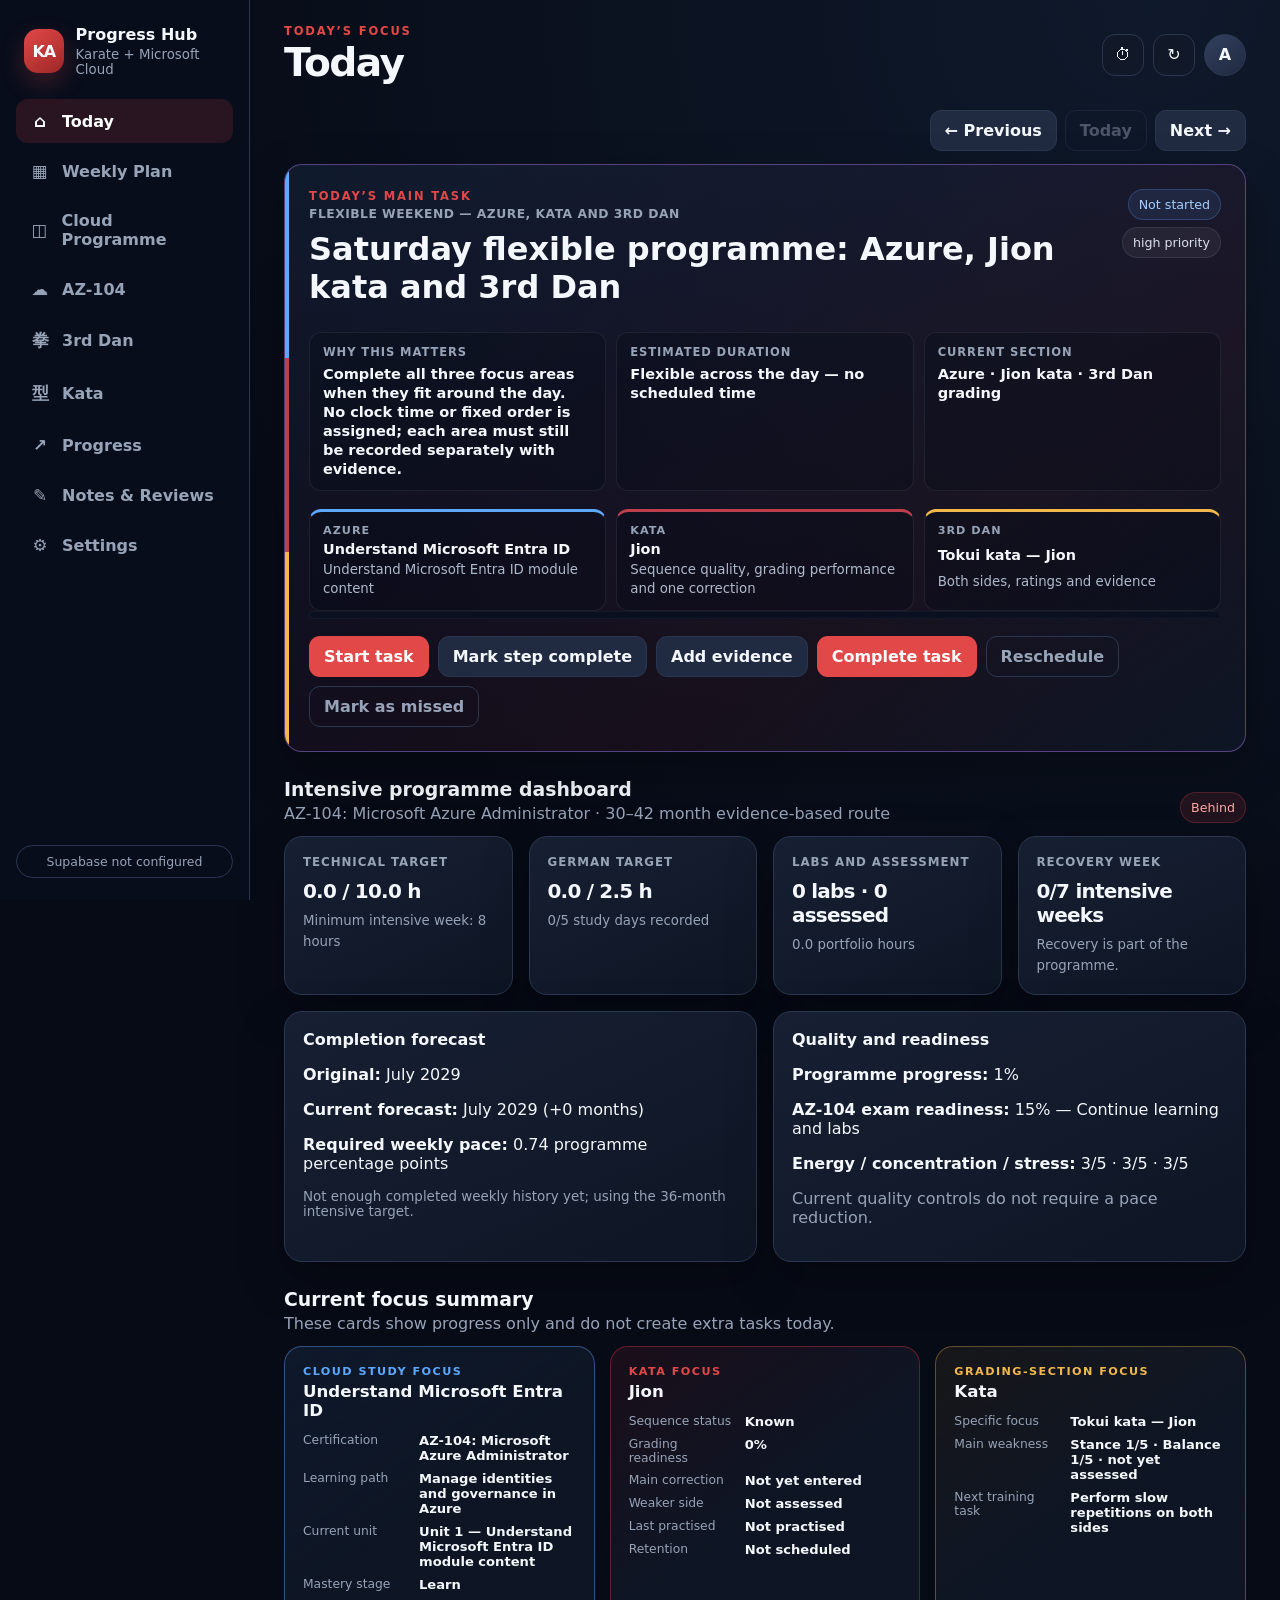
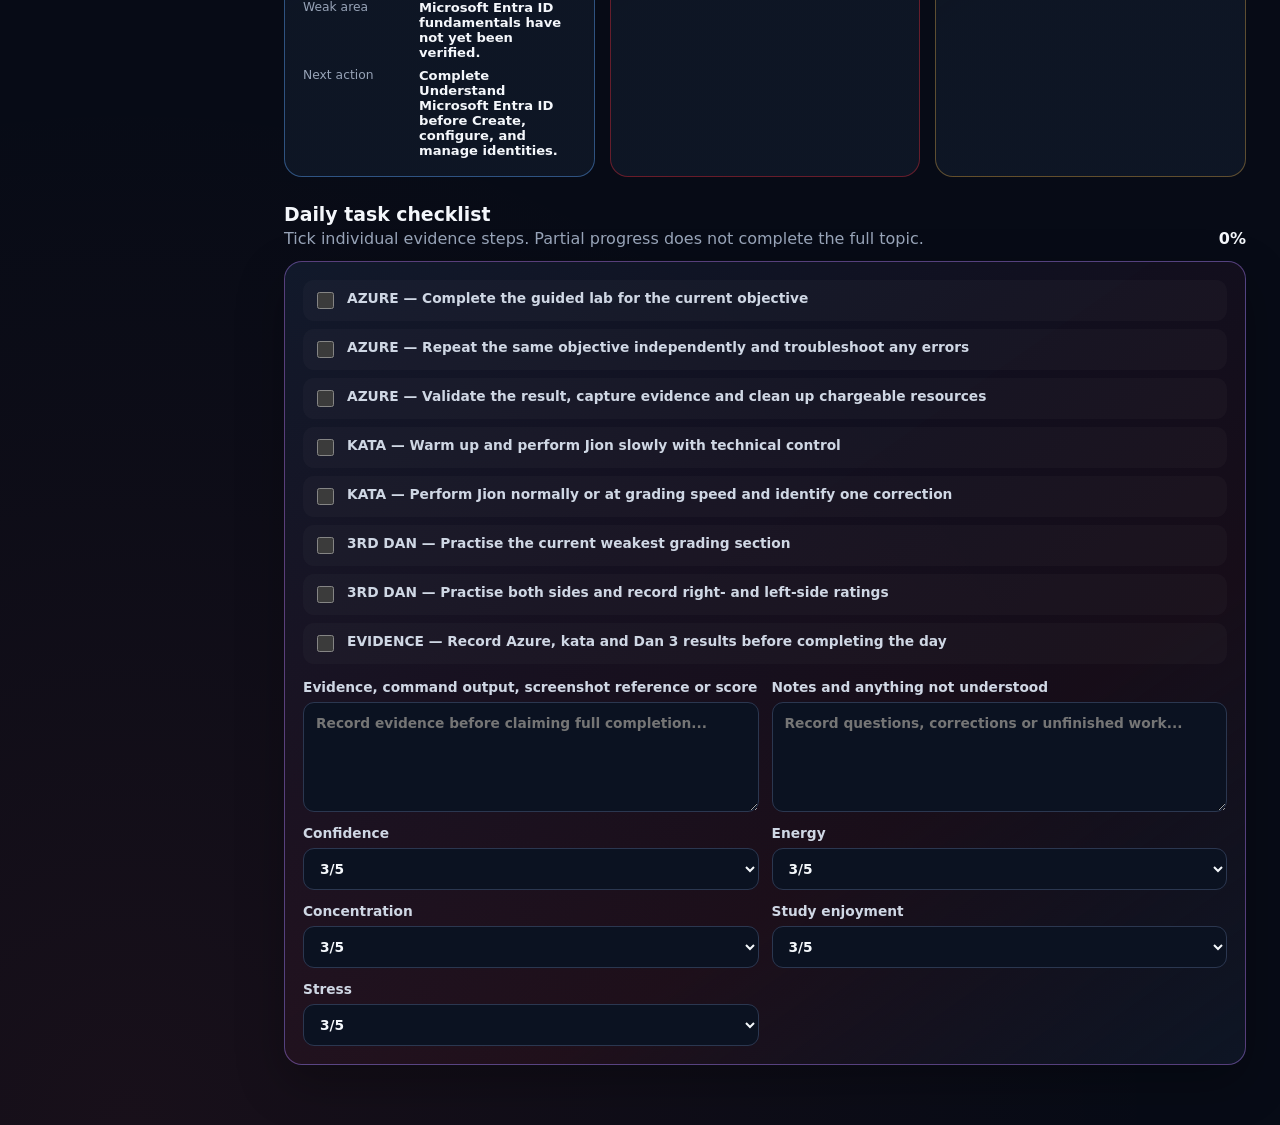
<file: index.html>
<!doctype html>
<html lang="en-NZ">
<head>
  <meta charset="utf-8">
  <meta name="viewport" content="width=device-width, initial-scale=1, viewport-fit=cover">
  <meta name="theme-color" content="#111827">
  <meta name="description" content="Friday-night Azure and flexible weekend Azure, Jion kata and JKA 3rd Dan progress tracker with optional OneDrive or Supabase sync.">
  <title>Karate & Azure Progress Hub — Mastery Coach</title>
  <link rel="manifest" href="manifest.webmanifest?v=1.9.6">
  <link rel="icon" href="icons/icon-192.png" sizes="192x192">
  <link rel="apple-touch-icon" href="icons/icon-192.png">
  <link rel="stylesheet" href="styles.css?v=1.9.6">
</head>
<body>
  <div id="app-shell">
    <aside class="sidebar" aria-label="Main navigation">
      <div class="brand">
        <div class="brand-mark">KA</div>
        <div>
          <strong>Progress Hub</strong>
          <small>Karate + Microsoft Cloud</small>
        </div>
      </div>
      <nav id="side-nav" class="nav-list">
        <button data-view="today" class="active"><span>⌂</span>Today</button>
        <button data-view="week"><span>▦</span>Weekly Plan</button>
        <button data-view="programme"><span>◫</span>Cloud Programme</button>
        <button data-view="azure"><span>☁</span>AZ-104</button>
        <button data-view="dan"><span>拳</span>3rd Dan</button>
        <button data-view="kata"><span>型</span>Kata</button>
        <button data-view="progress"><span>↗</span>Progress</button>
        <button data-view="notes"><span>✎</span>Notes & Reviews</button>
        <button data-view="settings"><span>⚙</span>Settings</button>
      </nav>
      <div class="sidebar-footer">
        <div id="sync-pill" class="sync-pill local">Local only</div>
        <button id="install-btn" class="secondary-btn hidden">Install app</button>
      </div>
    </aside>

    <main class="main-content">
      <header class="topbar">
        <div>
          <p class="eyebrow" id="page-eyebrow">YOUR PLAN</p>
          <h1 id="page-title">Today</h1>
        </div>
        <div class="topbar-actions">
          <button id="timer-btn" class="icon-btn" title="Open session timer" aria-label="Open session timer">⏱</button>
          <button id="sync-btn" class="icon-btn" title="Sync now" aria-label="Synchronise now">↻</button>
          <div id="account-badge" class="account-badge">A</div>
        </div>
      </header>

      <section id="view-today" class="view active"></section>
      <section id="view-week" class="view"></section>
      <section id="view-programme" class="view"></section>
      <section id="view-azure" class="view"></section>
      <section id="view-dan" class="view"></section>
      <section id="view-kata" class="view"></section>
      <section id="view-progress" class="view"></section>
      <section id="view-notes" class="view"></section>
      <section id="view-settings" class="view"></section>
    </main>

    <nav id="bottom-nav" class="bottom-nav" aria-label="Mobile navigation">
      <button data-view="today" class="active"><span>⌂</span><small>Today</small></button>
      <button data-view="week"><span>▦</span><small>Week</small></button>
      <button data-view="programme"><span>◫</span><small>Plan</small></button>
      <button data-view="azure"><span>☁</span><small>AZ-104</small></button>
      <button data-view="kata"><span>型</span><small>Kata</small></button>
      <button data-view="progress"><span>↗</span><small>Progress</small></button>
    </nav>
  </div>

  <dialog id="timer-dialog" class="dialog">
    <form method="dialog" class="dialog-card timer-card">
      <div class="dialog-header">
        <div>
          <p class="eyebrow">SESSION TIMER</p>
          <h2>Focus timer</h2>
        </div>
        <button value="cancel" class="icon-btn" aria-label="Close timer">✕</button>
      </div>
      <label>Session label
        <input id="timer-label" type="text" value="Focused session" maxlength="80">
      </label>
      <div class="timer-presets">
        <button type="button" data-minutes="20">20 min</button>
        <button type="button" data-minutes="25">25 min</button>
        <button type="button" data-minutes="45" class="selected">45 min</button>
        <button type="button" data-minutes="60">60 min</button>
      </div>
      <div id="timer-display" class="timer-display">45:00</div>
      <div class="timer-actions">
        <button type="button" id="timer-start" class="primary-btn">Start</button>
        <button type="button" id="timer-reset" class="secondary-btn">Reset</button>
      </div>
    </form>
  </dialog>

  <dialog id="task-completion-dialog" class="dialog">
    <form id="task-completion-form" class="dialog-card wide-dialog">
      <div class="dialog-header">
        <div>
          <p class="eyebrow">TASK RESULT</p>
          <h2 id="task-completion-title">Complete task</h2>
        </div>
        <button type="button" class="icon-btn" data-action="close-task-completion" aria-label="Close completion form">✕</button>
      </div>
      <div id="task-completion-fields"></div>
      <div class="dialog-actions">
        <button type="button" class="secondary-btn" data-action="close-task-completion">Cancel</button>
        <button type="submit" class="primary-btn">Save result</button>
      </div>
    </form>
  </dialog>

  <dialog id="reschedule-dialog" class="dialog">
    <form id="reschedule-form" class="dialog-card">
      <div class="dialog-header">
        <div>
          <p class="eyebrow">RESCHEDULE</p>
          <h2>Move this task</h2>
        </div>
        <button type="button" class="icon-btn" data-action="close-reschedule" aria-label="Close reschedule form">✕</button>
      </div>
      <p id="reschedule-description" class="muted"></p>
      <label>New date
        <input id="reschedule-date" name="date" type="date" required>
      </label>
      <div>
        <span class="field-label">Suggested suitable days</span>
        <div id="reschedule-suggestions" class="suggestion-buttons"></div>
      </div>
      <div class="dialog-actions">
        <button type="button" class="secondary-btn" data-action="close-reschedule">Cancel</button>
        <button type="submit" class="primary-btn">Move task</button>
      </div>
    </form>
  </dialog>

  <dialog id="confirm-dialog" class="dialog">
    <form method="dialog" class="dialog-card">
      <h2 id="confirm-title">Confirm</h2>
      <p id="confirm-message"></p>
      <div class="dialog-actions">
        <button value="cancel" class="secondary-btn">Cancel</button>
        <button id="confirm-ok" value="default" class="danger-btn">Continue</button>
      </div>
    </form>
  </dialog>

  <div id="toast" class="toast" role="status" aria-live="polite"></div>
  <script src="vendor/msal-browser.min.js?v=5.17.0"></script>
  <script src="js/microsoft-config.js?v=1.9.6"></script>
  <script type="module" src="app.js?v=1.9.6"></script>
</body>
</html>
</file>
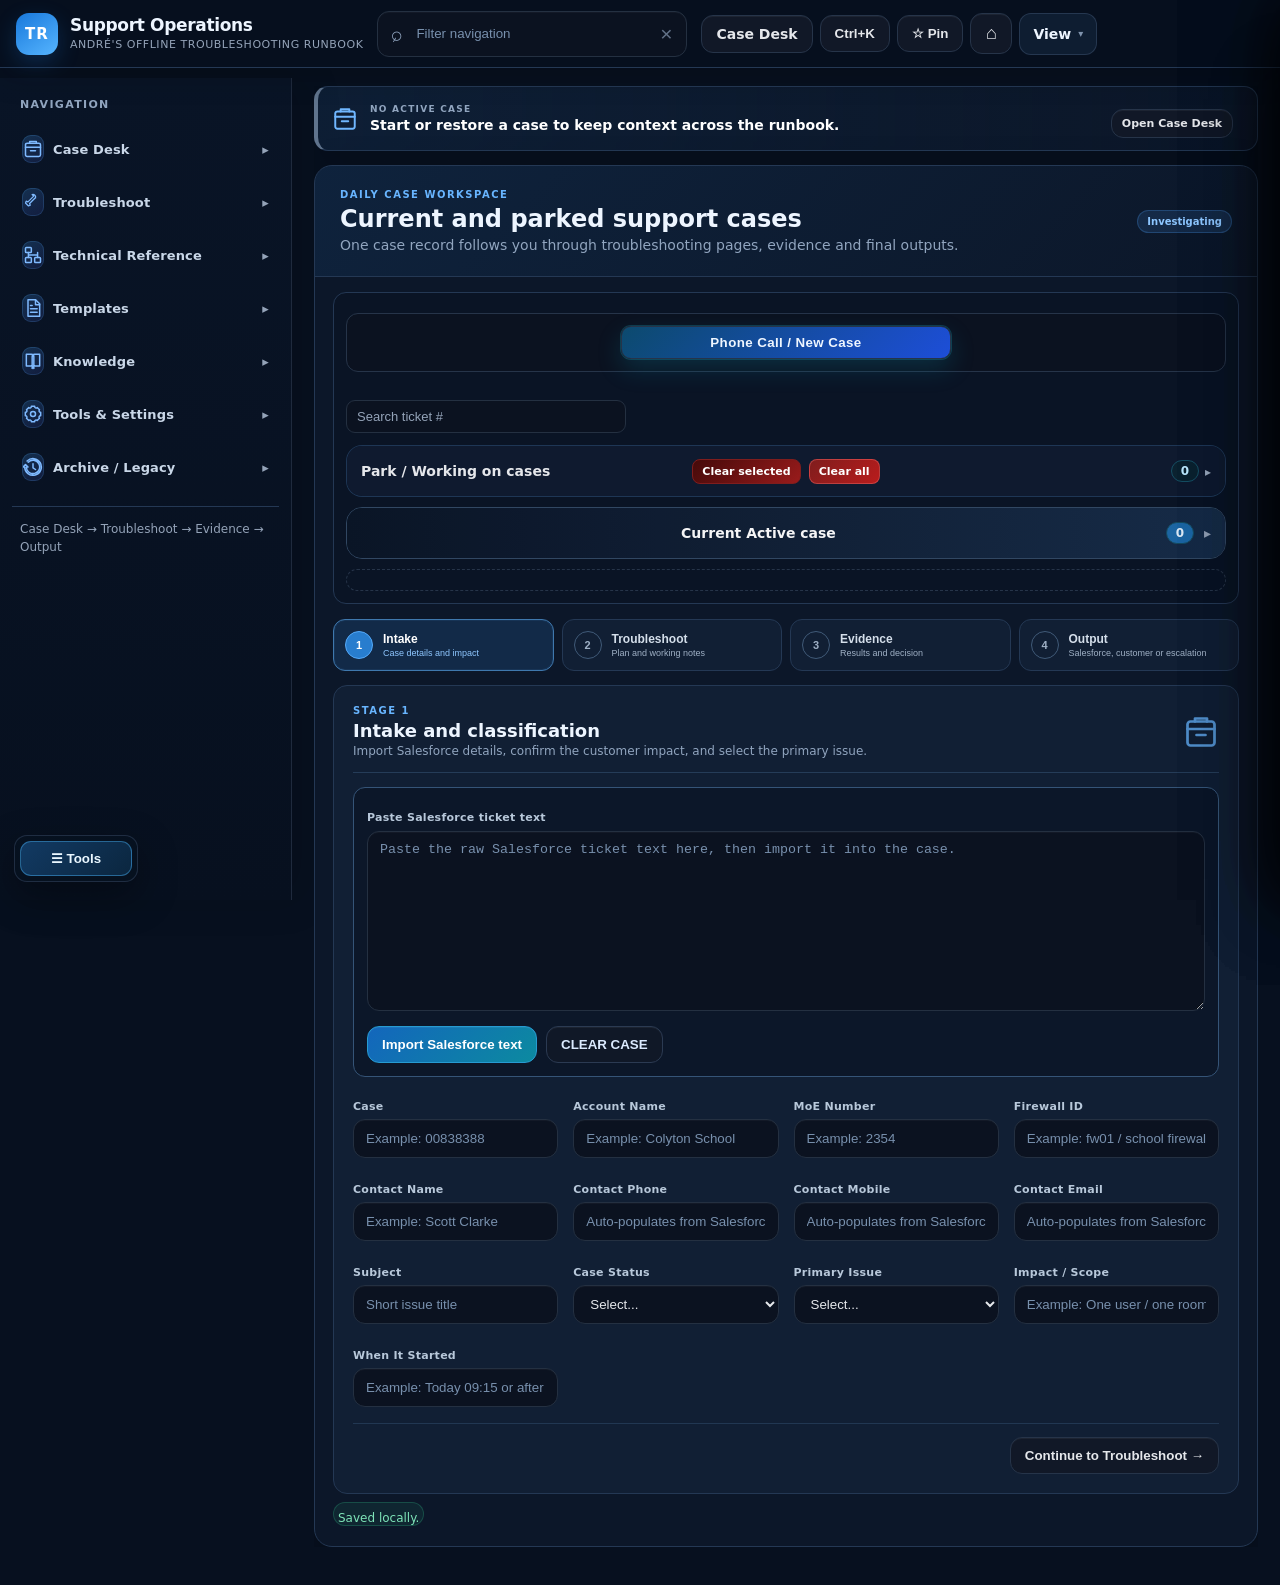
<file: Runbook/index.html>
<!doctype html>
<html lang="en">
<head>
  <meta charset="utf-8" />
  <meta name="viewport" content="width=device-width,initial-scale=1" />
  <meta name="theme-color" content="#0b1220" />
  <title>Support Operations Runbook — André Von Rhenen</title>
  <link rel="stylesheet" href="styles.css" />
</head>
<body>
  <header class="topbar modern-topbar">
    <button id="btnSidebar" class="icon-button mobile-menu-button" type="button" aria-label="Open navigation" title="Open navigation">
      <span></span><span></span><span></span>
    </button>
    <a class="brand" href="#runbook-home" aria-label="Runbook home">
      <div class="logo">TR</div>
      <div class="title">
        <div class="h1">Support Operations</div>
        <div class="sub">André's offline troubleshooting runbook</div>
      </div>
    </a>
    <div class="top-search-wrap">
      <span class="top-search-icon" aria-hidden="true">⌕</span>
      <input id="search" class="search" placeholder="Filter navigation" aria-label="Filter navigation" />
      <button id="btnClearNavSearch" class="search-clear" type="button" aria-label="Clear navigation search" title="Clear">×</button>
    </div>
    <nav class="top-actions" aria-label="Runbook actions">
      <a class="btn top-action-link" href="#case-working-template" title="Open Case Desk">Case Desk</a>
      <button id="btnGlobalSearch" class="btn" type="button" title="Search the whole runbook">Ctrl+K</button>
      <button id="btnFavorite" class="btn" type="button">☆ Pin</button>
      <button id="btnHome" class="btn icon-action" type="button" title="Operations Home" aria-label="Operations Home">⌂</button>
      <button id="btnTheme" class="btn icon-action" type="button" title="Switch theme" aria-label="Switch theme">◐</button>
    </nav>
  </header>
  <div class="layout">
    <aside class="sidebar">
      <div class="sidebar-heading"><span>Navigation</span></div>
      <div id="nav"></div>
      <div class="sidebar-foot">Case Desk → Troubleshoot → Evidence → Output</div>
    </aside>
    <div id="sidebarBackdrop" class="sidebar-backdrop"></div>
    <main class="main"><div id="content"></div></main>
  </div>
  <div id="globalSearchOverlay" class="global-search-overlay" hidden>
    <div class="global-search-panel">
      <div class="global-search-head">
        <div><strong>Command Centre</strong><div class="muted">Search pages, symptoms, commands, templates and case tools.</div></div>
        <button id="btnCloseGlobalSearch" class="btn secondary" type="button">Close</button>
      </div>
      <input id="globalSearchInput" class="search global-search-input" placeholder="Try: DNS, AP offline, show vlan, follow-up, escalation..." />
      <div id="globalSearchResults" class="global-search-results"></div>
    </div>
  </div>
  <script src="data.js"></script>
  <script src="app.js"></script>
</body>
</html>
</file>
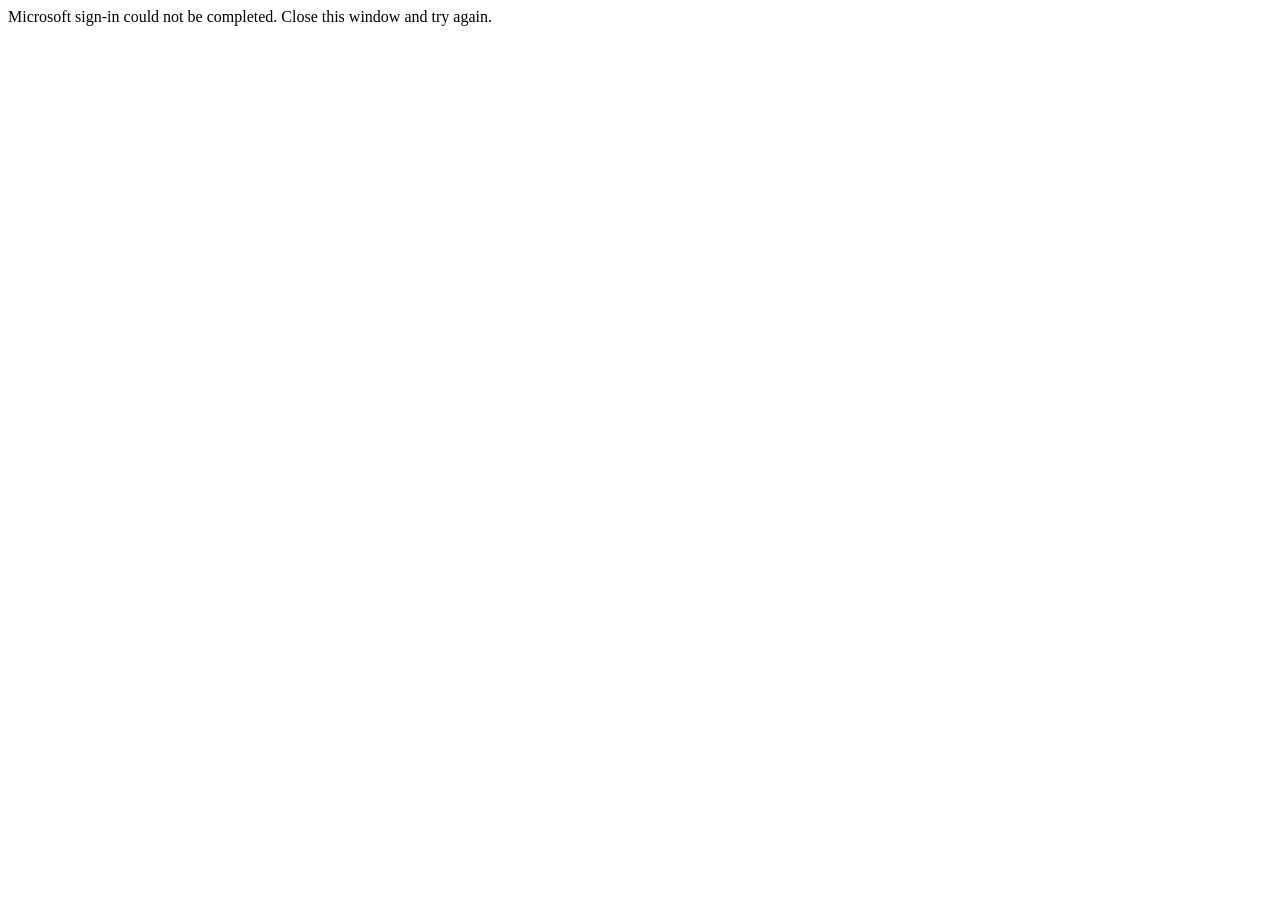
<file: redirect.html>
<!doctype html>
<html lang="en">
<head>
  <meta charset="utf-8">
  <meta name="viewport" content="width=device-width,initial-scale=1">
  <meta http-equiv="Cache-Control" content="no-store, no-cache, must-revalidate">
  <meta http-equiv="Pragma" content="no-cache">
  <title>Completing Microsoft sign-in</title>
</head>
<body>
  <p>Completing Microsoft sign-in…</p>
  <script src="./vendor/msal-redirect-bridge.min.js?v=5.17.0"></script>
  <script>
    msalRedirectBridge.broadcastResponseToMainFrame().catch(function (error) {
      console.error('Microsoft redirect bridge failed', error);
      document.body.textContent = 'Microsoft sign-in could not be completed. Close this window and try again.';
    });
  </script>
</body>
</html>
</file>
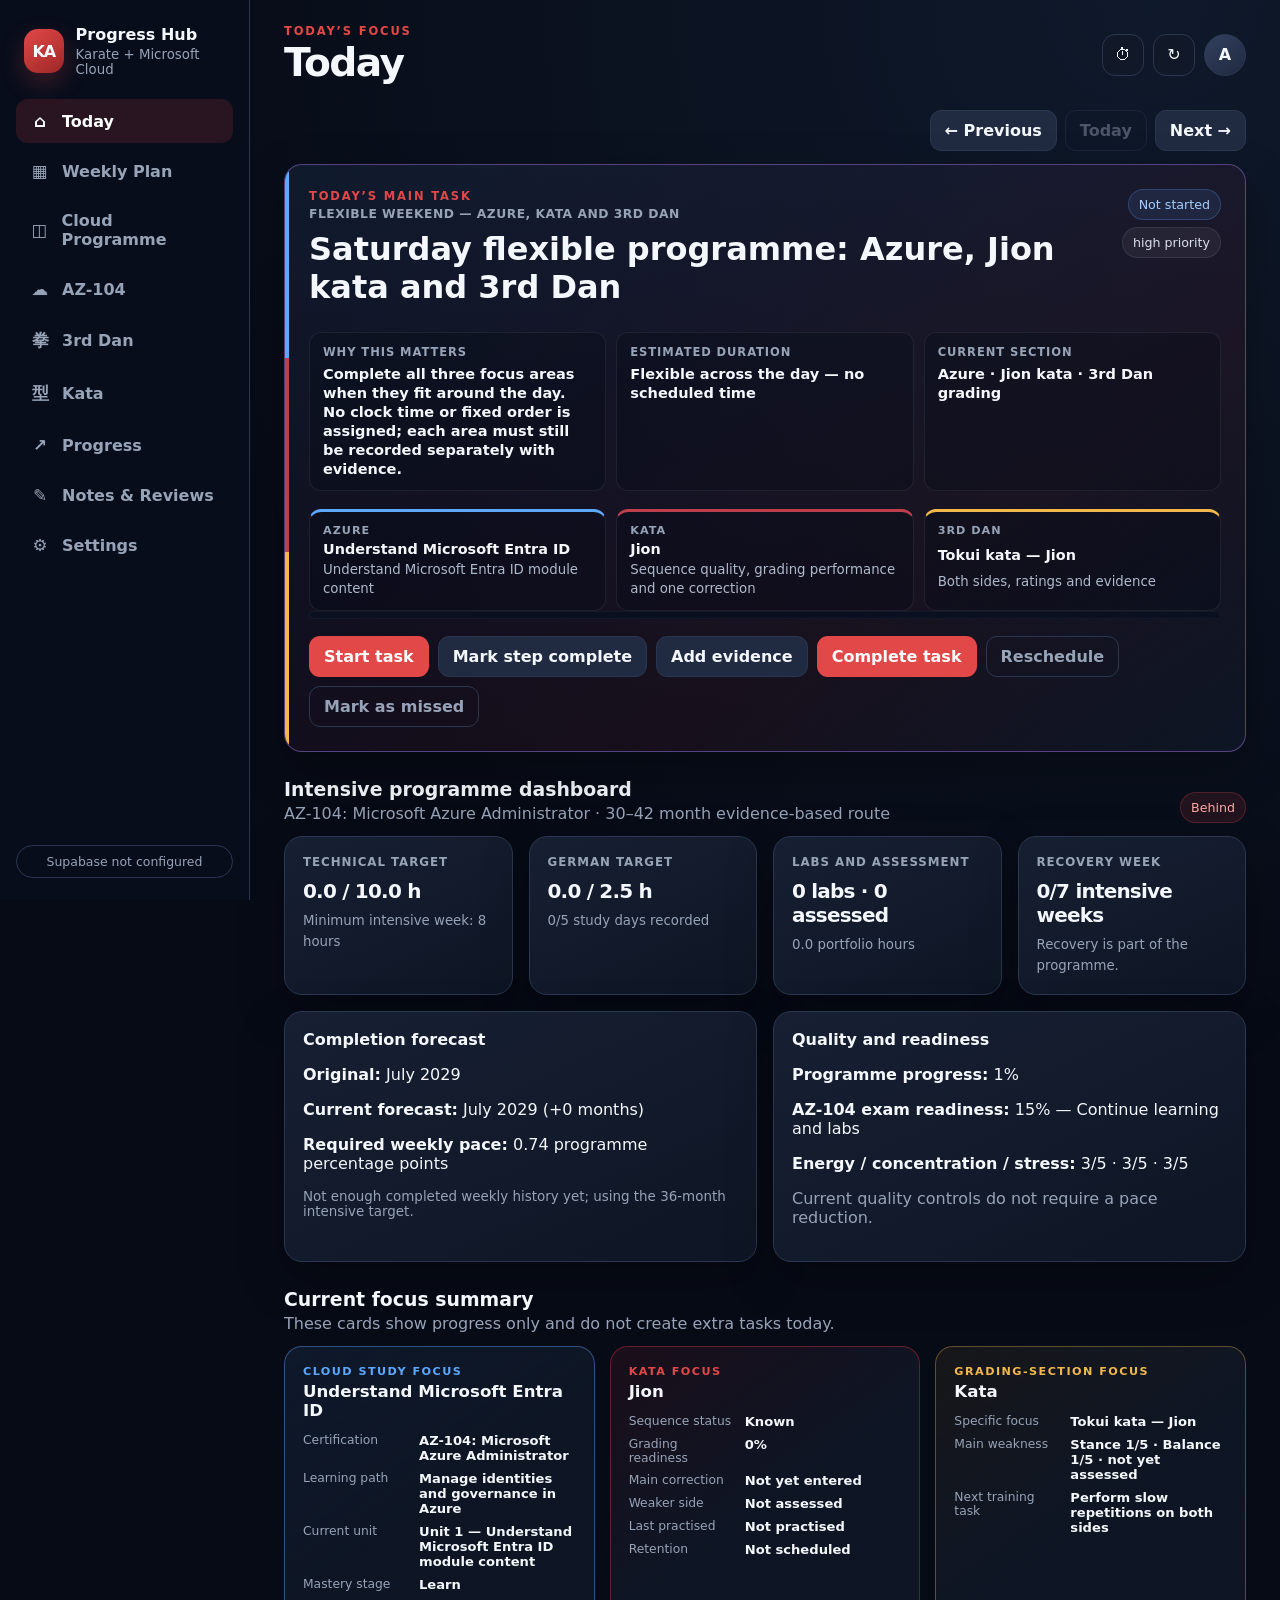
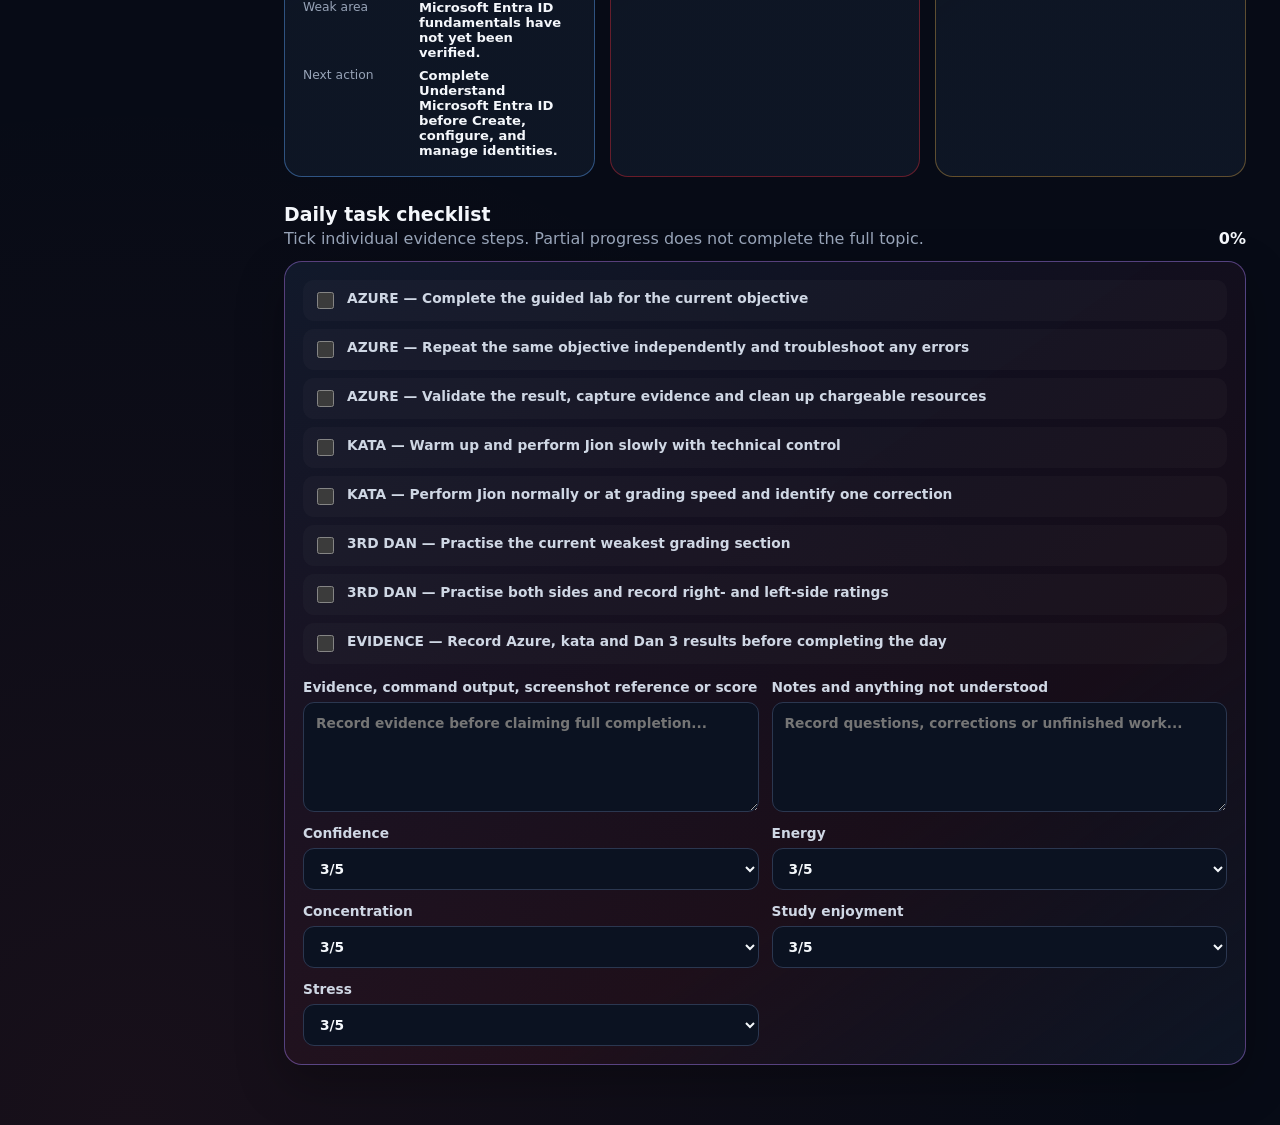
<file: repair.html>
<!doctype html>
<html lang="en-NZ">
<head>
  <meta charset="utf-8">
  <meta name="viewport" content="width=device-width, initial-scale=1">
  <meta name="theme-color" content="#111827">
  <meta http-equiv="Cache-Control" content="no-store, no-cache, must-revalidate">
  <meta http-equiv="Pragma" content="no-cache">
  <title>Repair Progress Hub cache</title>
  <style>
    :root { color-scheme: dark; font-family: Inter, system-ui, sans-serif; }
    body { min-height:100vh; margin:0; display:grid; place-items:center; background:#0b1020; color:#f8fafc; }
    main { width:min(560px, calc(100% - 32px)); padding:28px; border:1px solid #334155; border-radius:18px; background:#111827; box-shadow:0 20px 60px rgba(0,0,0,.35); }
    h1 { margin:0 0 12px; font-size:1.5rem; }
    p { color:#cbd5e1; line-height:1.55; }
    .status { margin-top:18px; padding:12px 14px; border-radius:12px; background:#172033; }
    button { margin-top:18px; padding:11px 16px; border:1px solid #60a5fa; border-radius:10px; background:#1d4ed8; color:white; font-weight:700; cursor:pointer; }
  </style>
</head>
<body>
  <main>
    <h1>Repairing the app cache</h1>
    <p>This removes only Progress Hub service-worker caches and registrations. It does not clear localStorage, imported progress, or cloud data.</p>
    <div id="status" class="status">Starting repair…</div>
    <button id="retry" type="button" hidden>Try again</button>
  </main>
  <script>
    const status = document.getElementById('status');
    const retry = document.getElementById('retry');
    async function repair() {
      retry.hidden = true;
      try {
        status.textContent = 'Removing old service workers…';
        if ('serviceWorker' in navigator) {
          const registrations = await navigator.serviceWorker.getRegistrations();
          await Promise.all(registrations.map(registration => registration.unregister()));
        }
        status.textContent = 'Removing old Progress Hub caches…';
        if ('caches' in window) {
          const keys = await caches.keys();
          await Promise.all(keys.filter(key => key.startsWith('ka-progress-hub-')).map(key => caches.delete(key)));
        }
        status.textContent = 'Repair complete. Reloading Progress Hub…';
        setTimeout(() => location.replace('./?repaired=1&v=1.9.6'), 700);
      } catch (error) {
        console.error(error);
        status.textContent = `Repair could not complete: ${error.message}`;
        retry.hidden = false;
      }
    }
    retry.addEventListener('click', repair);
    repair();
  </script>
</body>
</html>
</file>
<file: styles.css>
:root {
  color-scheme: dark;
  --bg: #070b16;
  --panel: #111827;
  --panel-2: #172033;
  --panel-3: #202b42;
  --text: #f4f7fb;
  --muted: #97a3b7;
  --line: #2b3750;
  --accent: #e24848;
  --accent-soft: rgba(226, 72, 72, .15);
  --blue: #5da8ff;
  --green: #42c98a;
  --amber: #f2b84b;
  --danger: #ff6868;
  --shadow: 0 18px 48px rgba(0, 0, 0, .28);
  --radius: 18px;
}

* { box-sizing: border-box; }
html { min-height: 100%; background: var(--bg); }
body {
  margin: 0;
  min-height: 100vh;
  font-family: Inter, ui-sans-serif, system-ui, -apple-system, BlinkMacSystemFont, "Segoe UI", sans-serif;
  background:
    radial-gradient(circle at 90% 0%, rgba(93,168,255,.09), transparent 35%),
    radial-gradient(circle at 10% 100%, rgba(226,72,72,.08), transparent 35%),
    var(--bg);
  color: var(--text);
}
button, input, select, textarea { font: inherit; }
button { color: inherit; }
button:focus-visible, input:focus-visible, textarea:focus-visible, select:focus-visible {
  outline: 3px solid rgba(93,168,255,.45);
  outline-offset: 2px;
}

#app-shell { min-height: 100vh; display: grid; grid-template-columns: 250px minmax(0,1fr); }
.sidebar {
  position: fixed;
  inset: 0 auto 0 0;
  width: 250px;
  display: flex;
  flex-direction: column;
  border-right: 1px solid var(--line);
  background: rgba(9,14,28,.93);
  backdrop-filter: blur(14px);
  padding: 22px 16px;
  z-index: 20;
}
.brand { display:flex; gap:12px; align-items:center; padding: 3px 8px 22px; }
.brand-mark {
  width:44px; height:44px; border-radius:14px; display:grid; place-items:center;
  font-weight:900; letter-spacing:-1px; background:linear-gradient(145deg,var(--accent),#9e2727); box-shadow:0 10px 24px rgba(226,72,72,.24);
}
.brand strong { display:block; font-size:1rem; }
.brand small { display:block; color:var(--muted); margin-top:3px; }
.nav-list { display:grid; gap:6px; }
.nav-list button {
  width:100%; border:0; background:transparent; color:var(--muted); padding:12px 13px; border-radius:12px;
  display:flex; align-items:center; gap:11px; text-align:left; cursor:pointer; font-weight:700;
}
.nav-list button span { width:22px; text-align:center; font-size:1.05rem; }
.nav-list button:hover { background:rgba(255,255,255,.04); color:var(--text); }
.nav-list button.active { background:var(--accent-soft); color:#fff; }
.sidebar-footer { margin-top:auto; display:grid; gap:10px; }
.sync-pill { border:1px solid var(--line); color:var(--muted); border-radius:999px; padding:8px 11px; font-size:.78rem; text-align:center; }
.sync-pill.synced { border-color:rgba(66,201,138,.42); color:var(--green); background:rgba(66,201,138,.08); }
.sync-pill.syncing { border-color:rgba(93,168,255,.42); color:var(--blue); background:rgba(93,168,255,.08); }
.sync-pill.offline { border-color:rgba(242,184,75,.42); color:var(--amber); background:rgba(242,184,75,.08); }
.sync-pill.error { border-color:rgba(255,104,104,.42); color:var(--danger); background:rgba(255,104,104,.08); }

.main-content { grid-column:2; min-width:0; padding: 24px 34px 60px; max-width: 1500px; width:100%; margin:0 auto; }
.topbar { display:flex; align-items:center; justify-content:space-between; gap:16px; margin-bottom:25px; }
.topbar h1 { margin:2px 0 0; font-size:clamp(1.75rem,4vw,2.45rem); letter-spacing:-.04em; }
.eyebrow { color:var(--accent); font-size:.72rem; letter-spacing:.16em; font-weight:900; margin:0; }
.topbar-actions { display:flex; align-items:center; gap:9px; }
.icon-btn { width:42px; height:42px; border-radius:13px; border:1px solid var(--line); background:var(--panel); cursor:pointer; }
.icon-btn:hover { background:var(--panel-2); }
.account-badge { width:42px; height:42px; border-radius:50%; display:grid; place-items:center; background:linear-gradient(145deg,#33415f,#1f2940); border:1px solid var(--line); font-weight:900; }

.view { display:none; animation:fade .18s ease; }
.view.active { display:block; }
@keyframes fade { from {opacity:0; transform:translateY(4px)} to {opacity:1; transform:none} }

.grid { display:grid; gap:16px; }
.grid.two { grid-template-columns:repeat(2,minmax(0,1fr)); }
.grid.three { grid-template-columns:repeat(3,minmax(0,1fr)); }
.grid.four { grid-template-columns:repeat(4,minmax(0,1fr)); }
.card {
  background:linear-gradient(155deg,rgba(23,32,51,.98),rgba(14,22,37,.98));
  border:1px solid var(--line); border-radius:var(--radius); padding:18px; box-shadow:var(--shadow);
}
.card.flat { box-shadow:none; }
.card h2, .card h3 { margin-top:0; }
.card h2 { font-size:1.15rem; }
.card h3 { font-size:1rem; }
.muted { color:var(--muted); }
.small { font-size:.84rem; }
.section-heading { display:flex; justify-content:space-between; align-items:end; gap:15px; margin:26px 0 13px; }
.section-heading h2 { margin:0; font-size:1.18rem; }
.section-heading p { margin:4px 0 0; color:var(--muted); }

.hero {
  border-radius:24px; padding:24px; background:
   linear-gradient(120deg,rgba(226,72,72,.2),rgba(93,168,255,.08)),
   var(--panel);
  border:1px solid var(--line); position:relative; overflow:hidden;
}
.hero::after { content:""; position:absolute; width:220px; height:220px; right:-85px; top:-90px; border-radius:50%; border:40px solid rgba(255,255,255,.025); }
.hero h2 { margin:4px 0 7px; font-size:clamp(1.35rem,3vw,2rem); }
.hero p { max-width:760px; color:#c5cfdf; margin:0; }
.hero-meta { display:flex; flex-wrap:wrap; gap:9px; margin-top:17px; }
.badge { display:inline-flex; align-items:center; gap:6px; padding:7px 10px; border-radius:999px; background:rgba(255,255,255,.055); border:1px solid rgba(255,255,255,.08); font-size:.79rem; color:#d9e0eb; }
.badge.red { color:#ffaaaa; background:rgba(226,72,72,.12); border-color:rgba(226,72,72,.25); }
.badge.green { color:#8ce2b7; background:rgba(66,201,138,.1); border-color:rgba(66,201,138,.25); }
.badge.blue { color:#a7cfff; background:rgba(93,168,255,.1); border-color:rgba(93,168,255,.25); }
.badge.amber { color:#f5d08a; background:rgba(242,184,75,.1); border-color:rgba(242,184,75,.25); }

.task-card { display:grid; gap:13px; }
.task-top { display:flex; justify-content:space-between; gap:12px; align-items:start; }
.task-time { color:var(--blue); font-size:.78rem; font-weight:800; }
.task-card h3 { margin:4px 0 0; }
.checklist { display:grid; gap:8px; }
.check-row { display:flex; gap:10px; align-items:flex-start; padding:9px 10px; border-radius:11px; background:rgba(255,255,255,.025); }
.check-row input { margin-top:3px; accent-color:var(--accent); width:17px; height:17px; }
.check-row label { cursor:pointer; line-height:1.35; flex:1; }
.check-row.checked label { color:var(--muted); text-decoration:line-through; }
.progress-line { height:8px; border-radius:999px; background:#0a1020; overflow:hidden; border:1px solid rgba(255,255,255,.04); }
.progress-line > span { display:block; height:100%; border-radius:inherit; background:linear-gradient(90deg,var(--accent),#ff8c5c); transition:width .25s ease; }

textarea, input[type="text"], input[type="email"], input[type="password"], input[type="url"], input[type="number"], select {
  width:100%; border:1px solid var(--line); background:#0b1221; color:var(--text); border-radius:11px; padding:11px 12px;
}
textarea { min-height:110px; resize:vertical; line-height:1.45; }
label { display:grid; gap:7px; color:#cfd7e4; font-size:.86rem; font-weight:700; }
.form-grid { display:grid; grid-template-columns:repeat(2,minmax(0,1fr)); gap:13px; }
.form-actions { display:flex; flex-wrap:wrap; gap:9px; margin-top:13px; }
.primary-btn, .secondary-btn, .danger-btn, .ghost-btn {
  border-radius:11px; padding:10px 14px; border:1px solid transparent; font-weight:800; cursor:pointer;
}
.primary-btn { background:var(--accent); color:white; }
.primary-btn:hover { filter:brightness(1.08); }
.secondary-btn { background:var(--panel-3); border-color:var(--line); color:var(--text); }
.secondary-btn:hover { background:#293650; }
.danger-btn { background:#7a2529; color:#fff; }
.ghost-btn { background:transparent; border-color:var(--line); color:var(--muted); }
.hidden { display:none !important; }

.week-grid { display:grid; grid-template-columns:repeat(7,minmax(180px,1fr)); gap:12px; overflow-x:auto; padding-bottom:6px; }
.day-card { min-height:270px; }
.day-card.today { border-color:rgba(226,72,72,.65); box-shadow:0 0 0 1px rgba(226,72,72,.18),var(--shadow); }
.day-card h3 { display:flex; justify-content:space-between; gap:8px; }
.day-date { color:var(--muted); font-size:.75rem; font-weight:600; }
.day-block { margin-top:12px; padding-top:11px; border-top:1px solid var(--line); }
.day-block strong { font-size:.83rem; display:block; }
.day-block p { color:var(--muted); margin:4px 0 0; font-size:.79rem; line-height:1.4; }

.item-list { display:grid; gap:12px; }
.item-card { border:1px solid var(--line); border-radius:15px; padding:15px; background:rgba(255,255,255,.018); }
.item-header { display:flex; align-items:flex-start; justify-content:space-between; gap:14px; }
.item-header h3 { margin:0 0 6px; }
.item-controls { display:flex; align-items:center; gap:8px; flex-wrap:wrap; }
.status-select { width:auto; min-width:165px; }
.item-body { margin-top:13px; padding-top:13px; border-top:1px solid var(--line); }
.details-toggle { border:0; background:transparent; color:var(--blue); cursor:pointer; padding:0; font-weight:800; }
.module-row { display:grid; grid-template-columns:auto 1fr auto; gap:10px; align-items:center; padding:9px 0; border-bottom:1px solid rgba(255,255,255,.05); }
.module-row:last-child { border-bottom:0; }
.module-row input { width:17px; height:17px; accent-color:var(--accent); }
.confidence { display:flex; gap:5px; }
.confidence button { width:31px; height:31px; border-radius:9px; border:1px solid var(--line); background:#0d1423; cursor:pointer; }
.confidence button.active { background:var(--accent); border-color:var(--accent); }

.metric-card strong { display:block; font-size:2rem; letter-spacing:-.04em; margin:4px 0; }
.metric-card small { color:var(--muted); }
.bar-chart { display:grid; gap:13px; }
.bar-row { display:grid; grid-template-columns:145px 1fr 45px; gap:10px; align-items:center; }
.bar-track { height:11px; border-radius:999px; background:#0b1020; overflow:hidden; }
.bar-fill { height:100%; border-radius:inherit; background:linear-gradient(90deg,var(--blue),#826cff); }
.bar-value { text-align:right; color:var(--muted); font-size:.8rem; }

.note-card { display:grid; gap:10px; }
.note-meta { color:var(--muted); font-size:.75rem; }
.note-actions { display:flex; gap:8px; justify-content:flex-end; }
.review-grid { display:grid; gap:12px; }
.review-card h3 { margin-bottom:4px; }

.dialog { border:0; padding:0; border-radius:18px; background:transparent; color:var(--text); max-width:min(92vw,520px); width:100%; }
.dialog::backdrop { background:rgba(0,0,0,.68); backdrop-filter:blur(4px); }
.dialog-card { background:var(--panel); border:1px solid var(--line); border-radius:18px; padding:20px; box-shadow:var(--shadow); }
.dialog-header { display:flex; justify-content:space-between; align-items:start; gap:12px; }
.dialog-header h2 { margin:3px 0 16px; }
.dialog-actions, .timer-actions { display:flex; justify-content:flex-end; gap:10px; margin-top:18px; }
.timer-presets { display:grid; grid-template-columns:repeat(4,1fr); gap:8px; margin-top:16px; }
.timer-presets button { border:1px solid var(--line); border-radius:10px; background:#0c1424; padding:9px; cursor:pointer; }
.timer-presets button.selected { background:var(--accent-soft); border-color:var(--accent); }
.timer-display { text-align:center; font-size:4rem; font-variant-numeric:tabular-nums; font-weight:900; letter-spacing:-.07em; margin:24px 0; }
.toast { position:fixed; right:22px; bottom:22px; max-width:360px; padding:12px 15px; border-radius:12px; background:#eef3fb; color:#121826; font-weight:750; box-shadow:var(--shadow); opacity:0; transform:translateY(12px); pointer-events:none; transition:.2s; z-index:100; }
.toast.show { opacity:1; transform:none; }
.bottom-nav { display:none; }

.empty { text-align:center; padding:35px 15px; color:var(--muted); }
.inline-note { border-left:3px solid var(--blue); padding:10px 12px; background:rgba(93,168,255,.07); color:#c6d8ee; border-radius:0 11px 11px 0; font-size:.85rem; }
.warning { border-left-color:var(--amber); background:rgba(242,184,75,.07); color:#ead5ad; }
.danger-note { border-left-color:var(--danger); background:rgba(255,104,104,.07); color:#f0b4b4; }
.toggle-row { display:flex; align-items:center; justify-content:space-between; gap:15px; padding:12px 0; border-bottom:1px solid var(--line); }
.toggle-row:last-child { border-bottom:0; }
.switch { position:relative; width:48px; height:28px; }
.switch input { opacity:0; width:0; height:0; }
.switch span { position:absolute; inset:0; background:#334058; border-radius:999px; cursor:pointer; transition:.2s; }
.switch span::after { content:""; position:absolute; width:22px; height:22px; left:3px; top:3px; background:#fff; border-radius:50%; transition:.2s; }
.switch input:checked + span { background:var(--accent); }
.switch input:checked + span::after { transform:translateX(20px); }

@media (max-width: 1050px) {
  .grid.four { grid-template-columns:repeat(2,minmax(0,1fr)); }
  .grid.three { grid-template-columns:repeat(2,minmax(0,1fr)); }
}

@media (max-width: 760px) {
  #app-shell { display:block; }
  .sidebar { display:none; }
  .main-content { padding:18px 15px 95px; }
  .topbar { margin-bottom:18px; }
  .topbar-actions .icon-btn { width:39px; height:39px; }
  .account-badge { width:39px; height:39px; }
  .grid.two, .grid.three, .grid.four, .form-grid { grid-template-columns:1fr; }
  .hero { padding:19px; }
  .bottom-nav {
    position:fixed; display:grid; grid-template-columns:repeat(5,1fr); inset:auto 0 0; z-index:50;
    background:rgba(9,14,28,.96); border-top:1px solid var(--line); backdrop-filter:blur(14px); padding:7px max(6px,env(safe-area-inset-right)) calc(7px + env(safe-area-inset-bottom)) max(6px,env(safe-area-inset-left));
  }
  .bottom-nav button { border:0; background:transparent; color:var(--muted); display:grid; place-items:center; gap:2px; padding:5px 1px; cursor:pointer; }
  .bottom-nav button span { font-size:1.15rem; }
  .bottom-nav button small { font-size:.66rem; font-weight:800; }
  .bottom-nav button.active { color:#fff; }
  .week-grid { grid-template-columns:repeat(7,82vw); scroll-snap-type:x mandatory; }
  .day-card { scroll-snap-align:start; }
  .item-header { display:grid; }
  .status-select { width:100%; }
  .bar-row { grid-template-columns:90px 1fr 40px; }
  .timer-display { font-size:3.2rem; }
  .timer-presets { grid-template-columns:repeat(2,1fr); }
  .toast { left:14px; right:14px; bottom:85px; max-width:none; }
}

/* v1.4 daily navigation and form consistency */
.date-navigation {
  display: flex;
  justify-content: flex-end;
  align-items: center;
  gap: 8px;
  margin: 0 0 13px;
}
.date-navigation button:disabled {
  opacity: .45;
  cursor: default;
}
input[type="date"], input[type="time"] {
  width: 100%;
  border: 1px solid var(--line);
  background: #0b1221;
  color: var(--text);
  border-radius: 11px;
  padding: 11px 12px;
  color-scheme: dark;
}
@media (max-width: 520px) {
  .date-navigation { justify-content: stretch; }
  .date-navigation button { flex: 1; padding-inline: 8px; }
}


/* v1.6 mastery coach, single-task programme and structured assessments */
.task-category {
  display: inline-flex;
  margin-bottom: 4px;
  color: var(--blue);
  font-size: .7rem;
  font-weight: 900;
  letter-spacing: .11em;
  text-transform: uppercase;
}
.focus-summary {
  display: grid;
  grid-template-columns: repeat(2, minmax(0, 1fr));
  gap: 14px;
  margin-top: 16px;
}
.focus-summary-card {
  position: relative;
  overflow: hidden;
  min-height: 142px;
  padding: 19px;
  border: 1px solid var(--line);
  border-radius: var(--radius);
  background: linear-gradient(145deg, rgba(23,32,51,.98), rgba(12,19,33,.98));
  box-shadow: var(--shadow);
}
.focus-summary-card::after {
  content: "";
  position: absolute;
  width: 120px;
  height: 120px;
  right: -44px;
  bottom: -50px;
  border-radius: 50%;
  background: rgba(255,255,255,.035);
}
.focus-summary-card.kata-focus { border-color: rgba(226,72,72,.48); }
.focus-summary-card.grading-focus { border-color: rgba(242,184,75,.45); }
.focus-kicker {
  display: block;
  margin-bottom: 8px;
  color: var(--accent);
  font-size: .7rem;
  font-weight: 900;
  letter-spacing: .12em;
  text-transform: uppercase;
}
.grading-focus .focus-kicker { color: var(--amber); }
.focus-summary-card h3 { margin: 0 0 8px; font-size: 1.05rem; line-height: 1.35; }
.focus-summary-card p { margin: 0; color: var(--muted); line-height: 1.45; }

.coach-panel {
  margin-top: 4px;
  padding: 15px;
  border: 1px solid rgba(93,168,255,.22);
  border-radius: 14px;
  background: rgba(93,168,255,.055);
}
.coach-heading {
  display: flex;
  justify-content: space-between;
  gap: 12px;
  align-items: baseline;
  margin-bottom: 11px;
}
.coach-heading span { color: var(--muted); font-size: .78rem; }
.coach-grid { display: grid; grid-template-columns: repeat(2, minmax(0,1fr)); gap: 11px; }
.coach-item {
  padding: 14px;
  border: 1px solid rgba(255,255,255,.07);
  border-radius: 12px;
  background: rgba(7,11,22,.4);
}
.coach-item h4 { margin: 10px 0 4px; font-size: .98rem; }
.coach-item p { margin: 5px 0; line-height: 1.45; }
.coach-item ul, .priority-card ul { margin: 10px 0 0; padding-left: 20px; color: #dce4ef; line-height: 1.55; }
.adaptive-preview { border-left: 3px solid var(--blue); padding-left: 10px; }

.priority-card {
  display: grid;
  grid-template-columns: minmax(0, .9fr) minmax(0, 1.1fr);
  gap: 22px;
  align-items: start;
  border-color: rgba(93,168,255,.35);
}
.priority-card h2 { margin: 10px 0 5px; font-size: 1.35rem; line-height: 1.3; }
.priority-card p { margin: 5px 0; line-height: 1.5; }
.grading-priority { border-color: rgba(226,72,72,.4); }

.module-mastery-list { display: grid; gap: 11px; margin-top: 14px; }
.module-mastery-card {
  border: 1px solid rgba(255,255,255,.075);
  border-radius: 13px;
  background: rgba(7,11,22,.34);
  padding: 13px;
}
.module-master-head {
  display: grid;
  grid-template-columns: auto minmax(0,1fr) minmax(155px, .35fr);
  gap: 12px;
  align-items: start;
}
.module-master-head > input { width: 18px; height: 18px; margin-top: 2px; accent-color: var(--accent); }
.module-badges { display: flex; flex-wrap: wrap; gap: 6px; margin-top: 8px; }
.module-badges .badge { padding: 5px 8px; font-size: .72rem; }
.compact-label { font-size: .74rem; }
.compact-label select { margin-top: 1px; }
.module-review { margin-top: 12px; padding-top: 12px; border-top: 1px solid rgba(255,255,255,.06); }
.evidence-grid {
  display: grid;
  grid-template-columns: repeat(5, minmax(0,1fr));
  gap: 8px;
  margin: 13px 0;
}
.evidence-check {
  display: flex;
  align-items: center;
  gap: 8px;
  min-height: 42px;
  padding: 9px 10px;
  border: 1px solid var(--line);
  border-radius: 10px;
  background: #0b1221;
  cursor: pointer;
}
.evidence-check input { width: 17px; height: 17px; accent-color: var(--green); }
.recall-box {
  margin-top: 13px;
  padding: 14px;
  border-radius: 12px;
  background: rgba(93,168,255,.055);
  border: 1px solid rgba(93,168,255,.18);
}
.recall-box ol { padding-left: 22px; line-height: 1.55; }
.recall-box li { margin: 5px 0; }
.recall-actions { display: flex; flex-wrap: wrap; gap: 7px; margin: 10px 0; }
.recall-actions button {
  padding: 8px 10px;
  border: 1px solid var(--line);
  border-radius: 9px;
  background: #0d1526;
  cursor: pointer;
  font-weight: 750;
}
.recall-actions button.selected { border-color: var(--green); color: var(--green); background: rgba(66,201,138,.08); }
.recall-question-add { display: grid; grid-template-columns: minmax(0,1fr) auto; gap: 8px; margin: 11px 0; }
.inline-delete {
  display: inline-grid;
  place-items: center;
  width: 23px;
  height: 23px;
  margin-left: 5px;
  border: 1px solid rgba(255,104,104,.3);
  border-radius: 7px;
  background: rgba(255,104,104,.08);
  color: var(--danger);
  cursor: pointer;
  vertical-align: middle;
}
.lab-card p { line-height: 1.5; }
.lab-card details { margin-top: 10px; }

.assessment-layout {
  display: grid;
  grid-template-columns: minmax(0, .9fr) minmax(0, 1.1fr);
  gap: 18px;
}
.assessment-layout h4 { margin: 0 0 9px; }
.rating-grid {
  display: grid;
  grid-template-columns: repeat(3, minmax(0,1fr));
  gap: 9px;
}
.rating-grid label { font-size: .75rem; }
.kata-section-grid {
  display: grid;
  grid-template-columns: repeat(3, minmax(0,1fr));
  gap: 10px;
  margin-top: 13px;
}
.kata-section-grid label { font-size: .76rem; }
.retention-summary {
  display: flex;
  justify-content: space-between;
  align-items: center;
  gap: 12px;
  margin-top: 14px;
  padding: 11px 12px;
  border: 1px solid rgba(66,201,138,.2);
  border-radius: 11px;
  background: rgba(66,201,138,.055);
}
.retention-summary span { color: var(--muted); font-size: .82rem; }

@media (max-width: 1050px) {
  .evidence-grid { grid-template-columns: repeat(3,minmax(0,1fr)); }
  .rating-grid, .kata-section-grid { grid-template-columns: repeat(2,minmax(0,1fr)); }
}
@media (max-width: 760px) {
  .focus-summary, .coach-grid, .priority-card, .assessment-layout { grid-template-columns: 1fr; }
  .module-master-head { grid-template-columns: auto minmax(0,1fr); }
  .module-master-head .compact-label { grid-column: 1 / -1; }
  .evidence-grid { grid-template-columns: repeat(2,minmax(0,1fr)); }
  .rating-grid, .kata-section-grid { grid-template-columns: 1fr; }
  .coach-heading, .retention-summary { display: grid; }
}
@media (max-width: 480px) {
  .recall-question-add { grid-template-columns: 1fr; }
  .evidence-grid { grid-template-columns: 1fr; }
}

/* v1.7 Microsoft OneDrive provider */
.provider-selector-card { box-shadow:none; }
.provider-selector { display:grid; grid-template-columns:minmax(220px,1fr) minmax(240px,1fr); gap:18px; align-items:end; }
.provider-current { min-height:48px; display:flex; align-items:center; gap:11px; padding:11px 13px; border:1px solid var(--line); background:rgba(255,255,255,.025); border-radius:12px; }
.provider-dot { width:11px; height:11px; border-radius:50%; flex:0 0 auto; background:var(--muted); box-shadow:0 0 0 4px rgba(151,163,183,.1); }
.provider-dot.onedrive { background:var(--blue); box-shadow:0 0 0 4px rgba(93,168,255,.12); }
.provider-dot.supabase { background:var(--green); box-shadow:0 0 0 4px rgba(66,201,138,.12); }
.provider-title { display:flex; gap:12px; align-items:flex-start; margin-bottom:16px; }
.provider-title h2 { margin:0 0 4px; }
.provider-title p { margin:0; }
.microsoft-mark { width:34px; height:34px; display:grid; grid-template-columns:1fr 1fr; grid-template-rows:1fr 1fr; gap:2px; flex:0 0 auto; margin-top:1px; }
.microsoft-mark i:nth-child(1) { background:#f25022; }
.microsoft-mark i:nth-child(2) { background:#7fba00; }
.microsoft-mark i:nth-child(3) { background:#00a4ef; }
.microsoft-mark i:nth-child(4) { background:#ffb900; }
.microsoft-btn { display:inline-flex; align-items:center; gap:8px; border:1px solid #8c98aa; background:#fff; color:#1f2937; border-radius:11px; padding:10px 14px; font-weight:800; cursor:pointer; }
.microsoft-btn:hover { background:#eef2f7; }
.microsoft-btn:disabled { opacity:.48; cursor:not-allowed; }
.microsoft-mini { font-size:1.1rem; line-height:1; }
.account-summary { display:grid; gap:4px; padding:13px 14px; border:1px solid rgba(93,168,255,.3); border-radius:12px; background:rgba(93,168,255,.07); }
.account-summary span { color:var(--muted); font-size:.84rem; overflow-wrap:anywhere; }
.privacy-note { border-left-color:var(--green); background:rgba(66,201,138,.07); color:#bfe5d2; }
code { color:#b9d8ff; background:rgba(93,168,255,.09); border:1px solid rgba(93,168,255,.15); border-radius:6px; padding:1px 5px; overflow-wrap:anywhere; }

@media (max-width: 760px) {
  .provider-selector { grid-template-columns:1fr; align-items:stretch; }
  .provider-title { align-items:center; }
}

/* v1.8 alternating programme, mastery and roadmap */
.main-task-card {
  position: relative;
  overflow: hidden;
  padding: 24px;
  border-width: 1px;
  box-shadow: var(--shadow);
}
.main-task-card::before {
  content: "";
  position: absolute;
  inset: 0 auto 0 0;
  width: 4px;
  background: var(--muted);
}
.main-task-card.azure-outline,
.azure-outline { border-color: rgba(93,168,255,.42); background: linear-gradient(145deg,rgba(93,168,255,.09),rgba(14,22,37,.98) 42%); }
.main-task-card.azure-outline::before { background: var(--blue); }
.main-task-card.karate-outline,
.karate-outline { border-color: rgba(151,35,49,.64); background: linear-gradient(145deg,rgba(163,39,53,.13),rgba(14,22,37,.98) 42%); }
.main-task-card.karate-outline::before { background: #bd3f4c; }
.main-task-card.rest-task { border-color: rgba(151,163,183,.28); background: linear-gradient(145deg,rgba(151,163,183,.06),rgba(14,22,37,.98) 42%); }
.main-task-card.rest-task::before { background: #7f8a9d; }
.main-task-header { display:flex; justify-content:space-between; align-items:flex-start; gap:20px; }
.main-task-header h2 { margin:5px 0 8px; font-size:clamp(1.35rem,3vw,2rem); }
.task-category { color:var(--muted); font-weight:850; letter-spacing:.04em; text-transform:uppercase; font-size:.77rem; }
.task-badges { display:flex; flex-wrap:wrap; justify-content:flex-end; gap:7px; }
.task-context { max-width:880px; margin:13px 0 0; line-height:1.55; color:#c9d2e1; }
.task-facts { display:grid; grid-template-columns:repeat(3,minmax(0,1fr)); gap:10px; margin:18px 0; }
.task-facts > div { padding:12px 13px; border:1px solid rgba(255,255,255,.07); background:rgba(5,10,21,.3); border-radius:12px; }
.task-facts span { display:block; color:var(--muted); font-size:.72rem; font-weight:850; text-transform:uppercase; letter-spacing:.08em; margin-bottom:5px; }
.task-facts strong { font-size:.91rem; }
.task-action-row { display:flex; flex-wrap:wrap; gap:9px; margin-top:17px; }
.task-action-row button:disabled { opacity:.45; cursor:not-allowed; }
.daily-evidence-grid { display:grid; grid-template-columns:1fr 1fr; gap:13px; margin-top:15px; }

.focus-cards { display:grid; grid-template-columns:repeat(3,minmax(0,1fr)); gap:15px; }
.focus-detail { box-shadow:none; min-width:0; }
.focus-detail h3 { margin:3px 0 13px; font-size:1.04rem; }
.focus-kicker { display:block; font-size:.7rem; font-weight:900; letter-spacing:.13em; text-transform:uppercase; margin-bottom:4px; }
.azure-text { color:var(--blue); }
.karate-text { color:#eb7b86; }
.grading-text { color:var(--amber); }
.grading-outline { border-color:rgba(242,184,75,.35); background:linear-gradient(145deg,rgba(242,184,75,.07),rgba(14,22,37,.98) 44%); }
.focus-detail dl { display:grid; grid-template-columns:minmax(105px,.8fr) minmax(0,1.3fr); gap:8px 11px; margin:0; }
.focus-detail dt { color:var(--muted); font-size:.77rem; }
.focus-detail dd { margin:0; font-size:.82rem; font-weight:720; overflow-wrap:anywhere; }

.editable-week-grid { display:grid; grid-template-columns:repeat(7,minmax(160px,1fr)); gap:11px; overflow-x:auto; padding-bottom:7px; }
.editable-week-grid .day-card { min-height:235px; }
.day-card.azure-outline { box-shadow:inset 0 3px 0 rgba(93,168,255,.72); }
.day-card.karate-outline { box-shadow:inset 0 3px 0 rgba(189,63,76,.8); }
.day-card.rest-task { box-shadow:inset 0 3px 0 rgba(151,163,183,.55); }
.day-card .compact-label { margin:11px 0; }
.compact-label { font-size:.74rem; }
.compact-label select { padding:8px 9px; font-size:.78rem; }
.compact-info-grid { display:grid; gap:7px; }
.compact-info-grid div { padding:8px 9px; border-radius:9px; background:rgba(255,255,255,.025); }
.compact-info-grid span { display:block; color:var(--muted); font-size:.68rem; margin-bottom:3px; }
.compact-info-grid strong { display:block; font-size:.77rem; line-height:1.35; }

.dual-progress { display:grid; grid-template-columns:repeat(2,minmax(0,1fr)); gap:11px; margin:13px 0; }
.dual-progress > div { padding:12px; border:1px solid var(--line); border-radius:12px; background:rgba(255,255,255,.018); }
.dual-progress span { display:block; color:var(--muted); font-size:.74rem; margin-bottom:5px; }
.dual-progress strong { font-size:1.32rem; }
.module-mastery-list { display:grid; gap:12px; margin-top:14px; }
.module-mastery-card { border:1px solid var(--line); border-radius:14px; background:rgba(5,10,21,.22); overflow:hidden; }
.module-mastery-card.current-module { border-color:rgba(93,168,255,.46); box-shadow:inset 3px 0 0 var(--blue); }
.module-mastery-card > summary { cursor:pointer; list-style:none; padding:14px; }
.module-mastery-card > summary::-webkit-details-marker { display:none; }
.module-master-head { display:grid; grid-template-columns:minmax(0,1fr) auto; gap:12px; align-items:start; }
.module-master-head h3 { margin:0 0 5px; }
.module-badges { display:flex; flex-wrap:wrap; gap:6px; justify-content:flex-end; }
.module-detail-grid { display:grid; grid-template-columns:minmax(0,.85fr) minmax(0,1.15fr); gap:16px; padding:0 14px 15px; border-top:1px solid var(--line); }
.unit-list { display:grid; gap:7px; margin-top:12px; }
.unit-row { display:grid; grid-template-columns:auto minmax(0,1fr) auto; gap:9px; align-items:center; padding:8px 9px; background:rgba(255,255,255,.02); border-radius:9px; }
.unit-row.current { border:1px solid rgba(93,168,255,.35); background:rgba(93,168,255,.06); }
.unit-row input { width:17px; height:17px; accent-color:var(--blue); }
.unit-row span { font-size:.8rem; line-height:1.35; }
.mastery-stage-card { margin-top:10px; border:1px solid var(--line); border-radius:11px; overflow:hidden; background:rgba(255,255,255,.018); }
.mastery-stage-card.complete { border-color:rgba(66,201,138,.33); }
.mastery-stage-card.partial { border-color:rgba(242,184,75,.32); }
.mastery-stage-card > summary { cursor:pointer; list-style:none; display:flex; gap:9px; align-items:flex-start; padding:10px 11px; }
.mastery-stage-card > summary::-webkit-details-marker { display:none; }
.mastery-stage-card > summary input { width:17px; height:17px; margin-top:2px; accent-color:var(--green); }
.mastery-stage-card > summary strong { display:block; }
.mastery-stage-card > summary small { display:block; color:var(--muted); margin-top:3px; line-height:1.35; }
.stage-fields { display:grid; grid-template-columns:repeat(2,minmax(0,1fr)); gap:10px; padding:0 11px 12px 37px; }
.stage-fields .wide { grid-column:1 / -1; }
.stage-fields textarea { min-height:80px; }
.module-review { margin-top:12px; padding:12px; border:1px solid rgba(242,184,75,.2); border-radius:11px; background:rgba(242,184,75,.045); }

.karate-progress { display:grid; gap:11px; }
.current-kata-card { border-color:rgba(189,63,76,.66); box-shadow:inset 3px 0 0 #bd3f4c; }
.stage-list { display:flex; flex-wrap:wrap; gap:7px; margin-top:10px; }
.stage-list .badge { white-space:normal; }

.roadmap-month { border:1px solid var(--line); border-radius:16px; background:linear-gradient(155deg,rgba(23,32,51,.82),rgba(14,22,37,.88)); overflow:hidden; margin-bottom:13px; }
.roadmap-month > summary { cursor:pointer; list-style:none; padding:16px 17px; }
.roadmap-month > summary::-webkit-details-marker { display:none; }
.roadmap-month > summary::after { content:'＋'; float:right; color:var(--muted); font-weight:900; }
.roadmap-month[open] > summary::after { content:'−'; }
.roadmap-month > summary h3 { margin:0 0 5px; display:inline-block; }
.roadmap-body { padding:0 16px 16px; border-top:1px solid var(--line); }
.roadmap-weeks { display:grid; gap:10px; margin-top:13px; }
.roadmap-week { border:1px solid rgba(255,255,255,.075); border-radius:13px; background:rgba(5,10,21,.25); overflow:hidden; }
.roadmap-week > summary { cursor:pointer; list-style:none; padding:12px 13px; display:flex; justify-content:space-between; gap:12px; align-items:center; }
.roadmap-week > summary::-webkit-details-marker { display:none; }
.roadmap-week > summary strong { font-size:.91rem; }
.roadmap-week > summary span { color:var(--muted); font-size:.78rem; }
.roadmap-list { display:grid; gap:8px; padding:0 12px 13px; }
.roadmap-goal { display:grid; grid-template-columns:auto minmax(0,1fr); gap:10px; padding:10px; border:1px solid var(--line); border-radius:10px; background:rgba(255,255,255,.018); }
.roadmap-goal.azure { border-left:3px solid var(--blue); }
.roadmap-goal.karate { border-left:3px solid #bd3f4c; }
.roadmap-goal.complete { border-color:rgba(66,201,138,.32); opacity:.84; }
.roadmap-goal input[type='checkbox'] { width:18px; height:18px; margin-top:3px; accent-color:var(--green); }
.roadmap-goal label { display:block; }
.roadmap-goal textarea { min-height:62px; margin-top:8px; }

.report-status-grid { display:grid; grid-template-columns:repeat(3,minmax(0,1fr)); gap:11px; }
.report-status-grid > div { padding:13px; border:1px solid var(--line); border-radius:12px; background:rgba(255,255,255,.018); }
.report-status-grid span { display:block; color:var(--muted); font-size:.76rem; margin-bottom:5px; }
.report-status-grid strong { font-size:1.05rem; }
.report-list { display:grid; gap:7px; padding-left:20px; }
.report-list li { color:#ccd5e3; line-height:1.45; }
.report-bar { display:grid; gap:6px; margin:10px 0; }
.report-bar header { display:flex; justify-content:space-between; gap:12px; font-size:.81rem; }
.weekly-default-grid { display:grid; grid-template-columns:repeat(4,minmax(0,1fr)); gap:11px; }
.field-label { display:block; color:#cfd7e4; font-size:.86rem; font-weight:700; margin-bottom:7px; }
.suggestion-buttons { display:flex; flex-wrap:wrap; gap:8px; min-height:38px; }
.wide-dialog { max-height:90vh; overflow-y:auto; }
#task-completion-dialog { max-width:min(95vw,760px); }
#task-completion-fields { display:grid; gap:13px; }
#task-completion-fields .form-grid { align-items:start; }
#task-completion-fields textarea { min-height:90px; }

@media (max-width: 1100px) {
  .focus-cards { grid-template-columns:1fr 1fr; }
  .focus-cards > :last-child { grid-column:1 / -1; }
  .editable-week-grid { grid-template-columns:repeat(7,minmax(190px,1fr)); }
  .weekly-default-grid { grid-template-columns:repeat(2,minmax(0,1fr)); }
}
@media (max-width: 760px) {
  .main-task-header, .roadmap-week > summary { display:grid; }
  .task-badges { justify-content:flex-start; }
  .task-facts, .focus-cards, .daily-evidence-grid, .module-detail-grid, .report-status-grid { grid-template-columns:1fr; }
  .focus-cards > :last-child { grid-column:auto; }
  .editable-week-grid { grid-template-columns:repeat(7,82vw); scroll-snap-type:x mandatory; }
  .editable-week-grid .day-card { scroll-snap-align:start; }
  .stage-fields { grid-template-columns:1fr; padding-left:11px; }
  .stage-fields .wide { grid-column:auto; }
  .weekly-default-grid { grid-template-columns:1fr; }
  .wide-dialog { max-height:94vh; }
}
.focus-detail dl > div { display: contents; }

/* v1.9 intensive Microsoft cloud programme */
.programme-hero { border-color:rgba(93,168,255,.34); background:linear-gradient(140deg,rgba(34,76,126,.22),rgba(14,22,37,.98) 54%,rgba(94,44,112,.12)); }
.intensity-grid .metric-card { min-height:132px; }
.metric-card span { display:block; color:var(--muted); font-size:.74rem; text-transform:uppercase; letter-spacing:.08em; font-weight:850; }
.metric-card strong { display:block; font-size:1.25rem; margin:10px 0 7px; }
.metric-card small { color:var(--muted); line-height:1.4; }
.warning-panel { margin-top:16px; border-color:rgba(239,111,108,.36); background:linear-gradient(145deg,rgba(159,42,53,.11),rgba(14,22,37,.97)); }
.warning-panel h3 { color:#f19aa2; }
.warning-text { color:#f0b45f; font-weight:760; }
.phase-roadmap { display:grid; grid-template-columns:repeat(2,minmax(0,1fr)); gap:14px; }
.phase-card { display:grid; gap:12px; }
.phase-card.active-phase { border-color:rgba(66,201,138,.48); box-shadow:inset 3px 0 0 var(--green); }
.phase-card-head { display:grid; grid-template-columns:minmax(0,1fr) auto; gap:12px; align-items:start; }
.phase-card-head h3 { margin:8px 0 5px; }
.phase-card-head p { margin:0; color:var(--muted); }
.phase-card-head > strong { font-size:1.35rem; }
.intensive-week-card { border-color:rgba(93,168,255,.3); }
.toggle-row { display:flex; flex-wrap:wrap; gap:18px; padding:12px 0; }
.toggle-row label, .checkbox-label { display:flex; align-items:center; gap:8px; }
.toggle-row input, .checkbox-label input { width:18px; height:18px; accent-color:var(--green); }
.session-list { display:grid; gap:10px; margin:14px 0; }
.session-card { border:1px solid var(--line); border-radius:13px; background:rgba(5,10,21,.28); overflow:hidden; }
.session-card > summary { cursor:pointer; list-style:none; display:flex; align-items:center; justify-content:space-between; gap:12px; padding:13px 14px; font-weight:780; }
.session-card > summary::-webkit-details-marker { display:none; }
.session-body { padding:0 14px 14px; border-top:1px solid var(--line); }
.quality-grid { display:grid; grid-template-columns:repeat(4,minmax(0,1fr)); gap:10px; margin:13px 0; }
.section-heading.compact { margin-top:21px; }
.skill-grid article { display:grid; gap:10px; }
.intensive-month-list { max-width:100%; }
.intensive-month > summary { display:flex; justify-content:space-between; gap:14px; align-items:center; }
.intensive-month > summary::after { display:none; }
.roadmap-month-label { display:block; color:var(--muted); font-size:.76rem; margin-bottom:5px; }
.roadmap-summary-meta { display:flex; flex-wrap:wrap; gap:7px; justify-content:flex-end; }
.roadmap-month-body { padding:15px 16px 17px; border-top:1px solid var(--line); }
.monthly-goal-grid { display:grid; grid-template-columns:repeat(2,minmax(0,1fr)); gap:11px; margin-top:14px; }
.goal-card { border:1px solid var(--line); border-radius:12px; padding:12px; background:rgba(255,255,255,.018); }
.goal-card.complete { border-color:rgba(66,201,138,.4); background:rgba(66,201,138,.045); }
.goal-card p { color:var(--muted); font-size:.8rem; line-height:1.45; }
.goal-check { display:flex; align-items:center; gap:8px; }
.goal-check input { width:18px; height:18px; accent-color:var(--green); }
.goal-card textarea { min-height:64px; margin-top:8px; }
.compact-numbers { display:grid; grid-template-columns:repeat(2,minmax(0,1fr)); gap:8px; }
.roadmap-week-body { padding:0 12px 13px; }
.monthly-review { margin-top:13px; border:1px solid rgba(242,184,75,.22); border-radius:12px; background:rgba(242,184,75,.035); }
.monthly-review > summary { cursor:pointer; padding:12px; font-weight:800; }
.monthly-review > .form-grid, .monthly-review > div { padding:0 12px 12px; }
.exam-readiness-card { border-color:rgba(242,184,75,.3); }
.standard-grid { display:grid; grid-template-columns:repeat(2,minmax(0,1fr)); gap:11px; }
.standard-item { display:grid; gap:10px; }
.standard-item.complete { border-color:rgba(66,201,138,.42); opacity:.88; }
.standard-item label { display:flex; gap:9px; align-items:flex-start; font-weight:760; }
.standard-item input { width:18px; height:18px; accent-color:var(--green); margin-top:2px; }
.standard-item textarea { min-height:62px; }

@media (max-width:1100px) {
  .phase-roadmap, .quality-grid { grid-template-columns:repeat(2,minmax(0,1fr)); }
}
@media (max-width:760px) {
  .bottom-nav { grid-template-columns:repeat(6,1fr); }
  .bottom-nav button small { font-size:.58rem; }
  .phase-roadmap, .monthly-goal-grid, .standard-grid, .quality-grid { grid-template-columns:1fr; }
  .intensive-month > summary, .phase-card-head { display:grid; }
  .roadmap-summary-meta { justify-content:flex-start; }
  .compact-numbers { grid-template-columns:1fr 1fr; }
}

/* v1.9 detailed intensive planning */
.grid.five, .workload-grid { grid-template-columns:repeat(5,minmax(0,1fr)); }
.programme-rules, .recovery-protocol { margin-top:14px; }
.programme-rules { border-color:rgba(93,168,255,.28); }
.recovery-protocol { border-color:rgba(66,201,138,.32); background:linear-gradient(145deg,rgba(66,201,138,.055),rgba(14,22,37,.98)); }
.recovery-protocol ul { margin:0; padding-left:20px; color:#ccd5e3; line-height:1.65; }
.stage-list { display:flex; flex-wrap:wrap; gap:7px; }
.monthly-plan { margin:14px 0; border:1px solid rgba(93,168,255,.22); border-radius:12px; background:rgba(93,168,255,.025); }
.monthly-plan > summary { cursor:pointer; padding:12px; font-weight:800; }
.monthly-plan-sections { display:grid; gap:13px; padding:0 12px 13px; }
.monthly-plan-sections section { padding:11px; border:1px solid var(--line); border-radius:11px; background:rgba(5,10,21,.25); }
.monthly-plan-sections h4 { margin:0 0 10px; color:#d8e3f2; }
.session-body > .form-grid { margin-top:12px; }
.session-body > label, .session-body > .checkbox-label { margin-top:11px; }
@media (max-width:1100px) {
  .grid.five, .workload-grid { grid-template-columns:repeat(3,minmax(0,1fr)); }
}
@media (max-width:760px) {
  .grid.five, .workload-grid { grid-template-columns:1fr; }
}

/* v1.9.2 Friday + flexible weekend schedule */
.main-task-card.combined-outline,
.combined-outline {
  border-color: rgba(153, 112, 219, .5);
  background:
    linear-gradient(145deg, rgba(93,168,255,.09), rgba(118,67,132,.09) 36%, rgba(163,39,53,.10) 67%, rgba(14,22,37,.98));
}
.main-task-card.combined-outline::before {
  background: linear-gradient(to bottom, var(--blue) 0 33%, #bd3f4c 33% 66%, var(--amber) 66% 100%);
}
.day-card.combined-outline {
  box-shadow: inset 0 3px 0 rgba(153,112,219,.82);
}
.weekend-focus-grid {
  display: grid;
  grid-template-columns: repeat(3, minmax(0, 1fr));
  gap: 10px;
  margin-top: 15px;
}
.weekend-focus-grid > div {
  display: grid;
  gap: 4px;
  padding: 12px 13px;
  border: 1px solid rgba(255,255,255,.08);
  border-radius: 12px;
  background: rgba(5,10,21,.34);
}
.weekend-focus-grid > div:nth-child(1) { border-top: 3px solid var(--blue); }
.weekend-focus-grid > div:nth-child(2) { border-top: 3px solid #bd3f4c; }
.weekend-focus-grid > div:nth-child(3) { border-top: 3px solid var(--amber); }
.weekend-focus-grid span {
  color: var(--muted);
  font-size: .7rem;
  font-weight: 900;
  letter-spacing: .09em;
  text-transform: uppercase;
}
.weekend-focus-grid strong { font-size: .9rem; }
.weekend-focus-grid small { color: #aeb9cb; line-height: 1.4; }

@media (max-width: 760px) {
  .weekend-focus-grid { grid-template-columns: 1fr; }
}

/* v1.9.4 ordered AZ-104 learning-path checklist */
.module-complete-check {
  display:flex;
  align-items:center;
  gap:8px;
  max-width:245px;
  padding:9px 10px;
  border:1px solid rgba(93,168,255,.28);
  border-radius:10px;
  background:rgba(93,168,255,.055);
  font-size:.76rem;
  line-height:1.3;
  cursor:pointer;
}
.module-complete-check input { width:18px; height:18px; flex:0 0 auto; accent-color:var(--green); }
.roadmap-position-card { padding:12px; }
.roadmap-position-list { display:grid; gap:8px; }
.roadmap-position-row {
  display:grid;
  grid-template-columns:34px minmax(0,1fr) auto;
  align-items:center;
  gap:11px;
  padding:11px 12px;
  border:1px solid var(--line);
  border-radius:11px;
  background:rgba(255,255,255,.018);
}
.roadmap-position-row.current { border-color:rgba(242,184,75,.42); background:rgba(242,184,75,.055); }
.roadmap-position-row.complete { border-color:rgba(66,201,138,.32); }
.roadmap-order { display:grid; place-items:center; width:30px; height:30px; border-radius:50%; background:rgba(93,168,255,.12); font-weight:800; }
.roadmap-position-row small { display:block; color:var(--muted); margin-top:3px; }
@media (max-width:720px) {
  .module-master-head { grid-template-columns:1fr; }
  .module-complete-check { max-width:none; }
  .roadmap-position-row { grid-template-columns:30px minmax(0,1fr); }
  .roadmap-position-row > .badge { grid-column:2; justify-self:start; }
}
</file>
<file: Runbook/styles.css>
:root{
  --bg:#0f172a; --panel:#111827; --panel2:#1f2937; --text:#e5e7eb; --muted:#94a3b8;
  --accent:#38bdf8; --border:#334155;
}
*{box-sizing:border-box}
body{margin:0;font-family:Inter,Segoe UI,Arial,sans-serif;background:var(--bg);color:var(--text)}
.topbar{display:flex;align-items:center;gap:16px;padding:14px 18px;border-bottom:1px solid var(--border);background:#0b1220;position:sticky;top:0;z-index:10}
.brand{display:flex;align-items:center;gap:12px;min-width:280px}
.logo{width:42px;height:42px;border-radius:12px;background:linear-gradient(135deg,var(--accent),#2563eb);display:grid;place-items:center;font-weight:700;color:white}
.h1{font-size:20px;font-weight:700}.sub{font-size:12px;color:var(--muted)}
.search{flex:1;min-width:240px;padding:11px 12px;border:1px solid var(--border);border-radius:12px;background:var(--panel);color:var(--text)}
.btn{display:inline-block;padding:10px 14px;border-radius:10px;border:1px solid var(--border);background:var(--panel2);color:var(--text);text-decoration:none;cursor:pointer}
.layout{display:grid;grid-template-columns:340px 1fr;min-height:calc(100vh - 71px)}
.sidebar{border-right:1px solid var(--border);background:#0b1220;padding:14px;overflow:auto}
.main{padding:20px;overflow:auto}
.card{background:var(--panel);border:1px solid var(--border);border-radius:16px;padding:18px;margin-bottom:16px}
.card h2{margin:0 0 12px;font-size:24px}
.pills{display:flex;flex-wrap:wrap;gap:8px;margin-bottom:14px}
.pill{font-size:12px;padding:5px 9px;border-radius:999px;background:#0b2230;border:1px solid #164e63;color:#bae6fd}
.group{margin-bottom:12px}.group>details{background:var(--panel);border:1px solid var(--border);border-radius:12px;overflow:hidden}
.group summary{list-style:none;cursor:pointer;padding:12px 14px;font-weight:700;background:#0f1a2f}
.group summary::-webkit-details-marker{display:none}.group-title::after{content:" ▾";color:var(--muted)}details:not([open]) .group-title::after{content:" ▸"}
.navlist{padding:8px}
.navitem{display:block;padding:10px 12px;border-radius:10px;color:var(--text);text-decoration:none;margin-bottom:4px}
.navitem:hover{background:#162033}.navitem.active{background:#0c4a6e;color:#e0f2fe}
.sidebar-foot{margin-top:16px;color:var(--muted);font-size:12px}
.notice{padding:12px 14px;border-radius:12px;margin:10px 0 16px;border:1px solid #1e3a5f;background:#0b2230}
.section{margin-top:16px}.section-title{font-size:18px;font-weight:700;margin:10px 0 8px}
.step{background:var(--panel2);border:1px solid var(--border);border-radius:14px;padding:14px;margin:12px 0}
.step-title{font-weight:700;margin-bottom:8px}.small,.muted{color:var(--muted)}
ul{margin:8px 0 8px 20px}li{margin:6px 0}
.row,.topic-grid{display:grid;grid-template-columns:repeat(auto-fit,minmax(220px,1fr));gap:12px}
.topic-card{background:var(--panel2);border:1px solid var(--border);border-radius:14px;padding:14px}.topic-card h3{margin:0 0 8px;font-size:16px}
.form label{display:block;font-size:13px;color:#cbd5e1;margin:10px 0 6px}
.form input,.form select,.form textarea{width:100%;padding:10px 12px;border-radius:10px;border:1px solid var(--border);background:#0b1220;color:var(--text)}
.form textarea{min-height:92px;resize:none;overflow:hidden}
.btnrow{display:flex;gap:10px;margin-top:14px;flex-wrap:wrap}
.output{white-space:pre-wrap;background:#020617;border:1px solid #1e293b;border-radius:12px;padding:14px;min-height:180px;font-family:Consolas,monospace}
.codewrap{position:relative;margin:10px 0}
pre{margin:0;background:#020617;color:#e2e8f0;padding:42px 14px 14px;border-radius:12px;overflow:auto;border:1px solid #1e293b}
code{font-family:Consolas,Menlo,monospace;font-size:13px}
.codebtn{position:absolute;top:10px;right:10px;padding:6px 10px;border-radius:8px;border:1px solid var(--border);background:#0f172a;color:var(--text);cursor:pointer;font-size:12px}
.codebtn:hover{background:#1e293b}.codebtn.copied{border-color:#166534;background:#052e16;color:#dcfce7}
@media (max-width:920px){.layout{grid-template-columns:1fr}.sidebar{border-right:none;border-bottom:1px solid var(--border)}}


/* Nested navigation support */
.nav-subgroup{margin:6px 0 6px 8px}
.nav-subgroup details{background:transparent;border:none}
.nav-subgroup summary{list-style:none;cursor:pointer;padding:6px 10px;border-radius:10px;color:var(--text);font-weight:600;background:#0f1a2f}
.nav-subgroup summary::-webkit-details-marker{display:none}
.nav-subtitle::after{content:" ▾";color:var(--muted)}
.nav-subgroup details:not([open]) .nav-subtitle::after{content:" ▸"}
.nav-sublist{padding:6px 0 0 8px}
.navitem.depth-2{margin-left:8px;background:rgba(255,255,255,0.01)}
.navitem.depth-3{margin-left:18px;font-size:13px;background:rgba(255,255,255,0.01)}

.outputwrap{position:relative;margin-top:10px}
.output{white-space:pre-wrap;background:#020617;border:1px solid #1e293b;border-radius:12px;padding:42px 14px 14px;min-height:180px;font-family:Consolas,monospace}
.copy-corner{position:absolute;top:10px;right:10px;padding:6px 10px;border-radius:8px;border:1px solid var(--border);background:#0f172a;color:var(--text);cursor:pointer;font-size:12px}
.copy-corner:hover{background:#1e293b}
.form-grid{display:grid;grid-template-columns:repeat(auto-fit,minmax(260px,1fr));gap:12px}
.form .full{grid-column:1 / -1}
.statusline{font-size:12px;color:var(--muted);margin-top:8px}
.tabrow{display:flex;gap:8px;flex-wrap:wrap;margin:10px 0 14px}
.tabbtn{padding:8px 12px;border-radius:10px;border:1px solid var(--border);background:#0f172a;color:var(--text);cursor:pointer}
.tabbtn.active{background:#0c4a6e;color:#e0f2fe}
.code-editor-grid{display:grid;grid-template-columns:1fr 1fr;gap:12px;margin:10px 0}
.editor-panel{background:var(--panel2);border:1px solid var(--border);border-radius:12px;padding:12px}
.editor-panel h4{margin:0 0 8px;font-size:14px}
.editor-panel textarea{width:100%;min-height:210px;padding:10px 12px;border-radius:10px;border:1px solid var(--border);background:#0b1220;color:var(--text);font-family:Consolas,monospace;resize:none;overflow:hidden}
.smallbtn{padding:7px 10px;border-radius:8px;border:1px solid var(--border);background:#0f172a;color:var(--text);cursor:pointer;font-size:12px}
.smallbtn:hover{background:#1e293b}
.btnrow{display:flex;gap:10px;flex-wrap:wrap;margin-top:12px}
.search-results{display:grid;gap:12px;margin-top:14px}
.search-result{background:var(--panel2);border:1px solid var(--border);border-radius:12px;padding:12px}
.links-wrap{display:grid;gap:12px}
.link-card{background:var(--panel2);border:1px solid var(--border);border-radius:12px;padding:14px}
.link-card a{color:#7dd3fc}
.note-item{margin-bottom:12px}
.note-item textarea{width:100%;min-height:88px;padding:10px 12px;border-radius:10px;border:1px solid var(--border);background:#0b1220;color:var(--text);font-family:Consolas,monospace;resize:none;overflow:hidden}
@media (max-width:1000px){.code-editor-grid{grid-template-columns:1fr}}


::selection{background:#cbd5e1;color:#000}
.output, pre{user-select:text}


.output-grid{display:grid;grid-template-columns:minmax(0,1fr);gap:12px;margin-top:14px}
.output-card{background:var(--panel2);border:1px solid var(--border);border-radius:12px;padding:12px;width:100%;min-width:0}
.output-head{display:flex;justify-content:space-between;align-items:center;gap:8px;margin-bottom:8px}
.output-area{background:#0b1220 !important;color:var(--text) !important;border:1px solid #243041;border-radius:12px;padding:14px;min-height:420px;width:100%;font-family:"Times New Roman",Times,serif !important;overflow:auto;white-space:normal;font-size:16px !important;line-height:1.45}
.output-area *{color:var(--text) !important;background:transparent !important;visibility:visible !important;opacity:1 !important}
.output-area:empty::before{content:"Generate output to display it here.";color:#64748b !important;font-style:italic}
@media (max-width:1100px){.output-grid{grid-template-columns:1fr}}

.out-label{margin:0 0 2px 0;line-height:1.35}
.out-line{margin:0 0 6px 0;line-height:1.4}
.out-blank{height:8px}

.output-area, .output-area *, .out-line, .out-label, .out-blank{font-family:"Times New Roman",Times,serif !important;font-size:16px !important;}
.iframe-embed-wrap{background:var(--panel);border:1px solid var(--border);border-radius:16px;padding:12px;margin:12px 0;}
.iframe-embed{width:100%;min-height:980px;border:0;border-radius:12px;background:#0b1220;}

/* Salesforce paste boxes stay fixed height; other fields still auto-expand */
.sf-import-box{height:180px !important;min-height:180px !important;max-height:180px !important;overflow:auto !important;resize:vertical !important;}

.cli-input-box{height:220px;min-height:220px;max-height:220px;resize:none;overflow:auto;}

/* Senior Engineer Upgrade Pack */
.topbar { gap: 10px; }
.btn.secondary { background:#111827; color:var(--text); border:1px solid var(--border); }
.quick-actions { display:flex; flex-wrap:wrap; gap:8px; margin: 12px 0 18px; padding: 10px; border:1px solid var(--border); border-radius:12px; background:#111827; }
.global-search-overlay { position:fixed; inset:0; z-index:9999; background:rgba(0,0,0,.45); display:flex; align-items:flex-start; justify-content:center; padding:7vh 20px 20px; }
.global-search-overlay[hidden] { display:none; }
.global-search-panel { width:min(980px, 96vw); max-height:84vh; overflow:auto; background:#0f172a; color:var(--text); border:1px solid var(--border); border-radius:16px; box-shadow:0 24px 80px rgba(0,0,0,.35); padding:16px; }
.global-search-head { display:flex; justify-content:space-between; align-items:center; gap:12px; margin-bottom:10px; }
.global-search-input { width:100%; box-sizing:border-box; margin-bottom:12px; }
.global-result { display:block; padding:12px; border:1px solid #243041; border-radius:12px; margin-bottom:10px; text-decoration:none; color:inherit; background:#111827; }
.global-result:hover { background:#f8fafc; }
.global-result-title { font-weight:700; margin-bottom:4px; }
.global-result-meta { font-size:.88rem; opacity:.72; margin-bottom:6px; }
.global-result mark { background:#7f1d1d; color:#fee2e2; padding:0 2px; border-radius:3px; }
.ops-grid { display:grid; grid-template-columns:repeat(auto-fit,minmax(220px,1fr)); gap:10px; margin: 12px 0; }
.ops-card { border:1px solid #243041; border-radius:12px; padding:12px; background:#111827; }
.ops-card strong { display:block; margin-bottom:6px; }
.tool-status { font-size:.9rem; opacity:.75; margin-top:8px; }
.timeline-log { white-space:pre-wrap; min-height:140px; }
.checklist-grid { display:grid; grid-template-columns:repeat(auto-fit,minmax(240px,1fr)); gap:8px; }
.check-item { border:1px solid #243041; border-radius:10px; padding:8px; background:#0b1220; }
.check-item input { margin-right:8px; }
@media (max-width: 760px) { .topbar { flex-wrap:wrap; } .topbar .search { order:5; width:100%; } }

/* SOC / NOC Midnight Theme Upgrade - eye-friendly operational UI */
:root{
  --bg:#0b1120;
  --bg-soft:#0f172a;
  --panel:#111827;
  --panel2:#162033;
  --panel3:#0b1220;
  --text:#e5e7eb;
  --muted:#94a3b8;
  --muted2:#64748b;
  --accent:#60a5fa;
  --accent2:#38bdf8;
  --success:#22c55e;
  --warning:#f59e0b;
  --danger:#ef4444;
  --border:#263449;
  --border-soft:#1f2a3d;
  --shadow:0 18px 45px rgba(0,0,0,.28);
}
body[data-theme="soft"]{
  --bg:#111827;
  --bg-soft:#1f2937;
  --panel:#172033;
  --panel2:#202b3d;
  --panel3:#111827;
  --border:#334155;
  --border-soft:#273548;
}
body{
  background:radial-gradient(circle at top left, rgba(96,165,250,.08), transparent 34rem), var(--bg);
  color:var(--text);
}
.topbar{
  background:rgba(11,18,32,.92) !important;
  border-bottom:1px solid var(--border-soft) !important;
  box-shadow:0 8px 28px rgba(0,0,0,.22);
  backdrop-filter:blur(10px);
}
.sidebar{
  background:linear-gradient(180deg, #0b1220 0%, #0f172a 100%) !important;
  border-right:1px solid var(--border-soft) !important;
}
.main{background:transparent;}
.card,.step,.group>details,.editor-panel,.link-card,.note-item,.output-card,.iframe-embed-wrap{
  background:linear-gradient(180deg, rgba(17,24,39,.96), rgba(15,23,42,.96)) !important;
  border:1px solid var(--border) !important;
  box-shadow:0 10px 30px rgba(0,0,0,.16);
}
.group summary,.nav-subgroup summary{
  background:#111c30 !important;
  border:1px solid rgba(148,163,184,.08);
}
.navitem:hover,.smallbtn:hover,.tabbtn:hover,.codebtn:hover,.copy-corner:hover{
  background:#1e293b !important;
}
.navitem.active,.tabbtn.active{
  background:linear-gradient(135deg,#0c4a6e,#1d4ed8) !important;
  color:#eff6ff !important;
  box-shadow:0 0 0 1px rgba(96,165,250,.35) inset;
}
.btn,.smallbtn,.tabbtn,.codebtn,.copy-corner{
  background:#111827 !important;
  color:var(--text) !important;
  border:1px solid var(--border) !important;
  box-shadow:0 1px 0 rgba(255,255,255,.04) inset;
  transition:background .18s ease,border-color .18s ease,transform .18s ease,box-shadow .18s ease;
}
.btn:hover,.smallbtn:hover,.tabbtn:hover,.codebtn:hover,.copy-corner:hover{
  border-color:#3b82f6 !important;
  box-shadow:0 0 0 3px rgba(59,130,246,.12);
  transform:translateY(-1px);
}
.btn.secondary{
  background:#101827 !important;
  color:#dbeafe !important;
  border:1px solid #2b3a52 !important;
}
.search,.form input,.form select,.form textarea,.editor-panel textarea,.note-item textarea,.global-search-input,textarea.timeline-log,.cli-input-box{
  background:#0b1220 !important;
  color:var(--text) !important;
  border:1px solid #243041 !important;
  box-shadow:0 1px 0 rgba(255,255,255,.03) inset;
  outline:none;
}
.search:focus,.form input:focus,.form select:focus,.form textarea:focus,.editor-panel textarea:focus,.note-item textarea:focus,.global-search-input:focus,textarea.timeline-log:focus{
  border-color:#3b82f6 !important;
  box-shadow:0 0 0 3px rgba(59,130,246,.16);
}
.search::placeholder,.form textarea::placeholder,.form input::placeholder{color:#7890ad;}
.quick-actions{
  align-items:center;
  gap:10px !important;
  margin:14px 0 20px !important;
  padding:12px !important;
  border:1px solid var(--border) !important;
  border-radius:16px !important;
  background:linear-gradient(180deg, rgba(17,24,39,.98), rgba(11,18,32,.98)) !important;
  box-shadow:var(--shadow);
  overflow-x:auto;
}
.quick-actions .muted{color:#9fb3cc !important;white-space:nowrap;}
.pill{
  background:#0b2230 !important;
  border:1px solid #164e63 !important;
  color:#bae6fd !important;
}
a.pill{text-decoration:none;}
.ops-card,.check-item,.global-result{
  background:#0f172a !important;
  color:var(--text) !important;
  border:1px solid var(--border) !important;
  box-shadow:0 1px 0 rgba(255,255,255,.03) inset;
}
.ops-card strong{color:#f8fafc;}
.check-item{cursor:pointer;}
.check-item:hover,.global-result:hover{border-color:#3b82f6 !important;background:#111c30 !important;}
.global-search-overlay{background:rgba(2,6,23,.72) !important;backdrop-filter:blur(5px);}
.global-search-panel{
  background:linear-gradient(180deg,#111827,#0b1220) !important;
  color:var(--text) !important;
  border:1px solid var(--border) !important;
  box-shadow:0 30px 90px rgba(0,0,0,.55) !important;
}
.global-result-title{color:#f8fafc;}
.global-result-meta{color:#94a3b8;opacity:1 !important;}
.global-result mark{background:#713f12 !important;color:#fef3c7 !important;}
.notice{background:#0b2230 !important;border-color:#164e63 !important;}
.output,pre{
  background:#020617 !important;
  border:1px solid #1e293b !important;
}
/* Keep generated Salesforce/customer output print-copy friendly, but reduce glare slightly */
.output-area{
  background:#f8fafc !important;
  color:#111827 !important;
  border:1px solid #94a3b8 !important;
}
.output-area *{color:#111827 !important;}
.iframe-embed{background:#0b1220 !important;}
::selection{background:#2563eb;color:#ffffff;}

/* Engineer update: generated outputs now match the SOC dark theme visually.
   Copy buttons still copy plain text only, so Salesforce receives text without background or font styling. */
.output-area{
  background:#0b1220 !important;
  color:#e5e7eb !important;
  border:1px solid #243041 !important;
  box-shadow:inset 0 0 0 1px rgba(148,163,184,.04) !important;
  font-family:inherit !important;
  font-size:14px !important;
  line-height:1.5 !important;
  white-space:normal !important;
}
.output-area *{
  color:#e5e7eb !important;
  background:transparent !important;
  font-family:inherit !important;
  font-size:14px !important;
}
.output-area:empty::before{
  content:"Generate output to display it here.";
  color:#94a3b8 !important;
  font-style:italic;
}
.out-label{color:#f8fafc !important;margin:0 0 3px 0;line-height:1.4}
.out-line{color:#e5e7eb !important;margin:0 0 6px 0;line-height:1.45}
.out-blank{height:8px}
.small-copy{background:#0f172a !important;color:#e5e7eb !important;border-color:#334155 !important}
.small-copy:hover{background:#172033 !important;border-color:#3b82f6 !important}
.global-search-overlay[hidden]{display:none !important;}
.global-search-overlay{position:fixed;inset:0;background:rgba(2,6,23,.78);backdrop-filter:blur(6px);z-index:1000;display:grid;place-items:start center;padding-top:8vh;}
.global-search-panel{width:min(900px,92vw);background:#0b1220;border:1px solid #334155;border-radius:18px;box-shadow:0 24px 80px rgba(0,0,0,.45);padding:16px;}
.global-search-head{display:flex;align-items:center;justify-content:space-between;gap:12px;margin-bottom:12px;}
.global-search-input{width:100%;font-size:16px;margin-bottom:12px;}
.global-search-results{display:grid;gap:10px;max-height:62vh;overflow:auto;}
.global-result{display:block;text-decoration:none;color:#e5e7eb;background:#111827;border:1px solid #243041;border-radius:12px;padding:12px;}
.global-result:hover{border-color:#3b82f6;background:#172033;}
.global-result-title{font-weight:700;color:#f8fafc;margin-bottom:4px;}
.global-result-meta{font-size:12px;color:#94a3b8;margin-bottom:6px;}
mark{background:#1e3a8a;color:#dbeafe;border-radius:4px;padding:0 2px;}


/* Cleaner toolbar layout */
.cleaner-toolbar{
  display:flex;
  flex-direction:column;
  gap:14px;
  align-items:flex-start;
}

.toolbar-row{
  display:flex;
  flex-wrap:wrap;
  align-items:center;
  gap:10px;
  width:100%;
}

.toolbar-heading{
  font-size:18px;
  font-weight:700;
  color:#f8fafc;
}

.toolbar-label{
  font-weight:700;
  color:#cbd5e1;
  min-width:70px;
}

.toolbar-pills{
  display:flex;
  flex-wrap:wrap;
  gap:8px;
}

.toolbar-title{
  padding-bottom:4px;
  border-bottom:1px solid rgba(148,163,184,.12);
}

.quick-actions .pill{
  margin:0;
}

.quick-actions .muted{
  display:none !important;
}


/* Generated output spacing cleanup */
.output-area{
  line-height:1.25 !important;
}

.out-line{
  margin:0 !important;
  padding:0 !important;
  line-height:1.2 !important;
}

.out-label{
  margin:0 !important;
  padding:0 !important;
  line-height:1.2 !important;
  font-weight:700 !important;
}

.out-blank{
  height:4px !important;
}

/* Bold field headings in generated outputs */
.output-area strong,
.output-area b{
  font-weight:700 !important;
}

.local-info-row{
  margin-bottom:12px;
}
.local-info-row input,
.local-info-row textarea{
  width:100%;
  padding:10px 12px;
  border-radius:10px;
  border:1px solid var(--border);
  background:#0b1220;
  color:var(--text);
}
.local-info-row label{
  display:block;
  font-size:13px;
  color:#cbd5e1;
  margin:8px 0 6px;
}



/* Template preview spacing only */
.template-output .out-line{
  margin-bottom:4px !important;
  line-height:1.35 !important;
}
.template-output .out-label{
  margin-top:6px !important;
  margin-bottom:4px !important;
  font-weight:700 !important;
}
.template-output .out-blank{
  height:6px !important;
}

/* Compact expandable local info sections */
.local-compact-row{border:1px solid var(--border);border-radius:12px;margin:8px 0;background:#0f172a;overflow:hidden}
.local-compact-row summary{cursor:pointer;padding:10px 12px;display:flex;justify-content:space-between;align-items:center;font-weight:700;background:#111c30}
.compact-grid{display:grid;grid-template-columns:repeat(auto-fit,minmax(260px,1fr));gap:10px;padding:12px}
.compact-field.full{grid-column:1 / -1}
.compact-field label{display:block;font-size:12px;color:#cbd5e1;margin:0 0 5px}
.copy-field-row{display:flex;gap:8px;align-items:flex-start}
.copy-field-row input,.copy-field-row textarea,.compact-field input,.compact-field textarea{width:100%;padding:8px 10px;border-radius:10px;border:1px solid var(--border);background:#0b1220;color:var(--text)}
.copy-field-row textarea{min-height:58px;resize:vertical}
.compact-copy-btn,.copy-field-row .smallbtn{white-space:nowrap;min-width:58px;padding:8px 10px}
.local-compact-row .btnrow{padding:0 12px 12px}

/* Quick Links compact expandable layout */
.local-compact-row{
  border:1px solid var(--border);
  border-radius:12px;
  margin:8px 0;
  background:#0f172a;
  overflow:hidden;
}
.local-compact-row summary{
  cursor:pointer;
  padding:10px 12px;
  display:flex;
  justify-content:space-between;
  align-items:center;
  font-weight:700;
  background:#111c30;
}
.compact-grid{
  display:grid;
  grid-template-columns:repeat(auto-fit,minmax(260px,1fr));
  gap:10px;
  padding:12px;
}
.compact-field.full{
  grid-column:1 / -1;
}
.compact-field label{
  display:block;
  font-size:12px;
  color:#cbd5e1;
  margin:0 0 5px;
}
.copy-field-row{
  display:flex;
  gap:8px;
  align-items:flex-start;
}
.copy-field-row input,
.copy-field-row textarea{
  width:100%;
  padding:8px 10px;
  border-radius:10px;
  border:1px solid var(--border);
  background:#0b1220;
  color:var(--text);
}
.copy-field-row textarea{
  min-height:58px;
  resize:vertical;
}
.copy-field-row .smallbtn{
  white-space:nowrap;
  min-width:58px;
  padding:8px 10px;
}
.local-compact-row .btnrow{
  padding:0 12px 12px;
}

.copy-field-row .smallbtn[data-update-ssh-command]{
  min-width:70px;
}

/* Firewall URL Policy Helper */
.url-policy-tool .url-policy-controls{
  display:grid;
  grid-template-columns:minmax(260px,1fr) minmax(220px,320px) auto auto;
  gap:10px;
  align-items:center;
  margin:14px 0 18px;
}
.url-policy-copy-block{
  min-height:190px;
  padding-top:42px !important;
  font-family:Consolas,Menlo,monospace !important;
  white-space:pre-wrap;
}
.url-policy-copy-block code{
  font-family:Consolas,Menlo,monospace !important;
  font-size:14px;
  line-height:1.5;
}
.url-policy-table-wrap{
  width:100%;
  overflow:auto;
  border:1px solid var(--border);
  border-radius:14px;
  margin-top:10px;
}
.url-policy-table{
  width:100%;
  border-collapse:collapse;
  min-width:860px;
}
.url-policy-table th,
.url-policy-table td{
  border-bottom:1px solid var(--border-soft);
  padding:8px;
  text-align:left;
  vertical-align:top;
}
.url-policy-table th{
  background:#111c30;
  color:#f8fafc;
  font-weight:700;
}
.url-policy-input{
  width:100%;
  padding:9px 10px;
  border-radius:9px;
  border:1px solid #243041;
  background:#0b1220;
  color:var(--text);
}
.url-policy-url{
  font-family:Consolas,Menlo,monospace;
}
.url-policy-table tr.duplicate-url td{
  background:rgba(245,158,11,.13) !important;
}
.url-policy-notes-output{
  min-height:260px !important;
  white-space:pre-wrap !important;
  font-family:Consolas,Menlo,monospace !important;
}
@media (max-width:900px){
  .url-policy-tool .url-policy-controls{grid-template-columns:1fr;}
}

.cli-workbox{
  margin-top:10px;
  padding:12px;
  border:1px solid var(--border);
  border-radius:14px;
  background:rgba(255,255,255,.02);
}
.cli-workbox label{
  display:block;
  margin-bottom:6px;
  font-weight:700;
}
.cli-workbox textarea{
  width:100%;
  min-height:90px;
}


/* Make generated field headings stand out */
.output-area .out-label,
.output-area .out-label strong{
  font-size:18px !important;
  font-weight:700 !important;
}

/* Live Troubleshooting Workspace */
.live-workspace{
  margin:14px 0 18px;
  border:1px solid var(--border);
  border-radius:16px;
  background:rgba(15,23,42,.55);
  overflow:hidden;
}
.live-workspace > summary{
  cursor:pointer;
  padding:12px 14px;
  font-weight:800;
  display:flex;
  justify-content:space-between;
  gap:12px;
  align-items:center;
  list-style:none;
}
.live-workspace > summary::-webkit-details-marker{display:none;}
.live-workspace-inner{padding:14px;border-top:1px solid var(--border);}
.live-sticky-bar{
  position:sticky;
  top:8px;
  z-index:5;
  display:grid;
  grid-template-columns:repeat(4,minmax(0,1fr));
  gap:12px;
  padding:12px;
  margin-bottom:14px;
  border:1px solid var(--border);
  border-radius:14px;
  background:rgba(2,6,23,.96);
  box-shadow:0 8px 24px rgba(0,0,0,.22);
}
.live-field label,.live-panel label{display:block;margin-bottom:6px;font-weight:800;}
.live-grid{display:grid;grid-template-columns:1fr 1fr;gap:12px;}
.live-panel{border:1px solid var(--border);border-radius:14px;padding:12px;background:rgba(255,255,255,.02);}
.live-panel textarea{width:100%;min-height:130px;}
.live-actions .btnrow{margin-top:0;}
@media (max-width:1000px){.live-sticky-bar,.live-grid{grid-template-columns:1fr;}.live-sticky-bar{position:static;}}

/* Pin to Live Troubleshooting Workspace controls */
.code-actions{position:absolute;top:10px;right:10px;display:flex;gap:8px;z-index:2;flex-wrap:wrap;justify-content:flex-end;}
.code-actions .codebtn{position:static;top:auto;right:auto;}
.pinbtn{border-color:#0e7490;background:#082f49;color:#e0f2fe;}
.pinbtn:hover{background:#0c4a6e;}

/* Live workspace dark field fix + pinned section cards */
.live-workspace input,
.live-workspace textarea,
.live-workspace select,
.live-panel textarea,
.live-pinned-card input,
.live-pinned-card textarea{
  background:#0b1220 !important;
  color:var(--text) !important;
  border:1px solid #243041 !important;
  box-shadow:0 1px 0 rgba(255,255,255,.03) inset !important;
  outline:none !important;
  font-family:Consolas, monospace;
}
.live-workspace input::placeholder,
.live-workspace textarea::placeholder{
  color:#7890ad !important;
}
.live-pinned-section{
  margin:0 0 14px;
  padding:12px;
  border:1px solid var(--border);
  border-radius:14px;
  background:rgba(255,255,255,.02);
}
.live-pinned-title{
  font-weight:800;
  margin-bottom:10px;
}
.live-pinned-card{
  margin:10px 0;
  padding:0;
  border:1px solid #243041;
  border-radius:14px;
  background:rgba(2,6,23,.45);
}
.live-pinned-head{
  display:flex;
  align-items:center;
  justify-content:space-between;
  gap:12px;
  margin-bottom:0;
}
.live-pinned-grid{
  display:grid;
  grid-template-columns:repeat(auto-fit,minmax(240px,1fr));
  gap:10px;
}
.live-pinned-grid .full{
  grid-column:1 / -1;
}
.live-pinned-grid input,
.live-pinned-grid textarea{
  width:100%;
  padding:8px 10px;
  border-radius:10px;
}
.live-pinned-grid textarea{
  min-height:82px;
  resize:vertical;
}

/* Live workspace pinned-field layout update */
.live-stack{display:grid;grid-template-columns:1fr;gap:12px;}
.live-collapsible-panel{padding:0;overflow:hidden;}
.live-collapsible-panel > summary{cursor:pointer;list-style:none;padding:12px 14px;font-weight:800;display:flex;justify-content:space-between;align-items:center;}
.live-collapsible-panel > summary::after{content:'Click to expand';font-size:12px;color:var(--muted);font-weight:700;margin-left:auto;}
.live-collapsible-panel[open] > summary::after{content:'Click to collapse';}
.live-pinned-head::after{margin-left:auto;margin-right:12px;}
.live-pinned-head .smallbtn{margin-left:0;}
.live-collapsible-panel > summary::-webkit-details-marker{display:none;}
.live-panel-body{padding:0 12px 12px;}


/* Final dark-mode guard: no eye-strain white panels or input backgrounds */
.output-area,
.global-search-panel,
.global-result,
.ops-card,
.check-item,
.iframe-embed,
.live-workspace input,
.live-workspace textarea,
.live-workspace select,
.live-panel textarea,
.live-pinned-card input,
.live-pinned-card textarea,
.copy-field-row input,
.copy-field-row textarea,
.compact-field input,
.compact-field textarea,
textarea,
input,
select{
  background-color:#0b1220 !important;
  color:var(--text) !important;
  border-color:#243041 !important;
}
.output-area,
.output-area *{
  color:var(--text) !important;
  background:transparent !important;
}
.output-area{background:#0b1220 !important;}
.out-label{font-weight:800 !important;font-size:17px !important;}
.out-line{font-size:16px !important;}
.global-result mark{background:#7f1d1d !important;color:#fee2e2 !important;}

/* Live Troubleshooting Workspace: separate visual definition from the main runbook */
.live-workspace{
  background:linear-gradient(135deg, rgba(69,10,10,.92) 0%, rgba(30,41,59,.88) 38%, rgba(2,6,23,.98) 72%, rgba(0,0,0,.98) 100%) !important;
  border-color:#7f1d1d !important;
  box-shadow:0 0 0 1px rgba(248,113,113,.12) inset, 0 18px 45px rgba(0,0,0,.28) !important;
}
.live-workspace > summary{
  background:linear-gradient(90deg, rgba(127,29,29,.45), rgba(2,6,23,.2)) !important;
  border-bottom:1px solid rgba(248,113,113,.18) !important;
}
.live-workspace-inner{background:linear-gradient(180deg, rgba(15,23,42,.48), rgba(2,6,23,.72)) !important;}
.live-panel,
.live-pinned-card,
.live-pinned-section{
  background:rgba(2,6,23,.62) !important;
  border-color:rgba(248,113,113,.22) !important;
}
.live-collapsible-panel > summary,
.live-pinned-head{
  background:rgba(15,23,42,.55) !important;
}


/* Fix: keep generated note output readable even before JS re-renders it */
.output-area{white-space:pre-wrap !important;}

/* Per-ticket latest update panel inside Call Case and Working Case */
.case-latest-update-panel{
  grid-column:1 / -1;
  border:1px solid var(--border);
  border-radius:14px;
  background:#0f172a;
  padding:0;
  overflow:hidden;
}
.case-latest-update-panel summary{
  cursor:pointer;
  padding:12px 14px;
  font-weight:700;
  background:#111c30;
  color:var(--text);
}
.case-latest-update-panel summary::-webkit-details-marker{display:none;}
.case-latest-update-panel summary::after{content:" ▾";color:var(--muted);}
.case-latest-update-panel:not([open]) summary::after{content:" ▸";}
.case-latest-update-body{padding:12px;}
.case-latest-update-body textarea{min-height:120px;}

/* Palo Alto CLI helper fields */
.pa-cli-helper{
  margin:10px 0 12px;
  border:1px solid var(--border);
  border-radius:12px;
  background:#0f172a;
  overflow:hidden;
}
.pa-cli-helper summary{
  cursor:pointer;
  display:flex;
  justify-content:space-between;
  gap:12px;
  padding:10px 12px;
  background:#111c30;
  font-weight:700;
}
.pa-cli-helper-body{padding:12px;}
.pa-cli-helper textarea{width:100%;margin-top:10px;}
.case-latest-update-panel:not([open]) .case-latest-update-body,
.live-workspace:not([open]) .live-workspace-inner{display:none;}


/* FINAL AI Assistant Off / On segmented sliders */
.ai-segmented-mode .ai-toggle-grid,
.ai-toggle-grid {
  display: grid;
  grid-template-columns: repeat(auto-fit, minmax(340px, 1fr));
  gap: 12px;
  margin: 14px 0 18px;
}

.ai-segmented-mode .ai-segment-card,
.ai-segment-card {
  display: grid;
  grid-template-columns: 1fr 108px;
  align-items: center;
  gap: 16px;
  min-height: 78px;
  padding: 14px 16px;
  border: 1px solid var(--border, #334155);
  border-radius: 12px;
  background: rgba(15, 23, 42, 0.58);
}

.ai-segmented-mode .ai-segment-copy,
.ai-segment-copy {
  display: flex;
  flex-direction: column;
  gap: 6px;
}

.ai-segmented-mode .ai-segment-copy strong,
.ai-segment-copy strong {
  font-size: 1rem;
  line-height: 1.2;
}

.ai-segmented-mode .ai-segment-copy span,
.ai-segment-copy span {
  color: var(--muted, #b7c7df);
  font-size: 0.9rem;
  line-height: 1.35;
}

.ai-segmented-mode .ai-segment-toggle,
.ai-segment-toggle {
  position: relative;
  display: block;
  width: 104px;
  height: 34px;
  cursor: pointer;
  user-select: none;
}

/* Hide the real checkbox completely */
.ai-segmented-mode .ai-segment-toggle input.ai-option,
.ai-segment-toggle input.ai-option,
.ai-segmented-mode input.ai-option,
.ai-segment-card input[type="checkbox"] {
  appearance: none !important;
  -webkit-appearance: none !important;
  position: absolute !important;
  opacity: 0 !important;
  width: 0 !important;
  height: 0 !important;
  margin: 0 !important;
  pointer-events: none !important;
}

.ai-segmented-mode .ai-segment-track,
.ai-segment-track {
  position: relative;
  display: grid;
  grid-template-columns: 1fr 1fr;
  align-items: center;
  width: 104px;
  height: 34px;
  border-radius: 999px;
  background: rgba(2, 6, 23, 0.65);
  border: 1px solid rgba(148, 163, 184, 0.18);
  overflow: hidden;
}

.ai-segmented-mode .ai-segment-thumb,
.ai-segment-thumb {
  position: absolute;
  width: 50px;
  height: 28px;
  left: 3px;
  top: 2px;
  border-radius: 999px;
  background: rgba(30, 41, 59, 0.98);
  box-shadow: 0 2px 8px rgba(0,0,0,0.35);
  transition: transform 0.18s ease, background 0.18s ease;
  z-index: 1;
}

.ai-segmented-mode .ai-segment-label,
.ai-segment-label {
  position: relative;
  z-index: 2;
  text-align: center;
  font-weight: 700;
  font-size: 0.78rem;
  line-height: 1;
  color: rgba(226, 232, 240, 0.42);
  transition: color 0.18s ease;
}

.ai-segmented-mode .ai-segment-toggle input.ai-option:not(:checked) + .ai-segment-track .ai-off,
.ai-segment-toggle input.ai-option:not(:checked) + .ai-segment-track .ai-off {
  color: rgba(226, 232, 240, 0.95);
}

.ai-segmented-mode .ai-segment-toggle input.ai-option:checked + .ai-segment-track .ai-on,
.ai-segment-toggle input.ai-option:checked + .ai-segment-track .ai-on {
  color: #ffffff;
}

.ai-segmented-mode .ai-segment-toggle input.ai-option:checked + .ai-segment-track .ai-segment-thumb,
.ai-segment-toggle input.ai-option:checked + .ai-segment-track .ai-segment-thumb {
  transform: translateX(48px);
  background: #2563eb;
}

.ai-segmented-mode .ai-segment-toggle:focus-within .ai-segment-track,
.ai-segment-toggle:focus-within .ai-segment-track {
  outline: 2px solid rgba(96, 165, 250, 0.85);
  outline-offset: 2px;
}




/* Response mode segmented control */
.response-mode-section {
  margin: 16px 0 18px;
}

.response-mode-title {
  font-weight: 700;
  margin-bottom: 10px;
}

.response-mode-toggle {
  display: inline-flex;
  border-radius: 999px;
  overflow: hidden;
  background: rgba(2, 6, 23, 0.68);
  border: 1px solid rgba(148, 163, 184, 0.18);
}

.response-mode-option {
  position: relative;
  cursor: pointer;
}

.response-mode-option input[type="radio"] {
  appearance: none !important;
  -webkit-appearance: none !important;
  position: absolute !important;
  opacity: 0 !important;
  width: 0 !important;
  height: 0 !important;
}

.response-mode-option span {
  display: block;
  min-width: 92px;
  text-align: center;
  padding: 10px 16px;
  font-weight: 700;
  color: rgba(226,232,240,0.55);
  transition: all 0.18s ease;
}

.response-mode-option input[type="radio"]:checked + span {
  background: #2563eb;
  color: #fff;
}

/* AI + Runbook workflow integration */
.ai-workflow-panel{
  margin-top:16px;
  border:1px solid var(--border);
  border-radius:16px;
  background:linear-gradient(180deg, rgba(17,24,39,.98), rgba(15,23,42,.98));
  box-shadow:0 10px 30px rgba(0,0,0,.16);
  overflow:hidden;
}
.ai-workflow-panel > summary{
  cursor:pointer;
  padding:12px 14px;
  font-weight:700;
  background:#111c30;
  list-style:none;
}
.ai-workflow-panel > summary::-webkit-details-marker{display:none;}
.ai-workflow-panel > summary span::after{content:" ▾";color:var(--muted);}
.ai-workflow-panel:not([open]) > summary span::after{content:" ▸";}
.ai-workflow-body{padding:14px;}
.ai-workflow-actions{display:flex;gap:8px;flex-wrap:wrap;margin:12px 0;}
.ai-workflow-preview{
  white-space:pre-wrap;
  max-height:420px;
  overflow:auto;
  background:#020617 !important;
  color:#e5e7eb !important;
  border:1px solid #1e293b !important;
  border-radius:12px;
  padding:14px;
}

/* AI Troubleshooting Assistant primary action */
.ai-primary-action{
  display:flex;
  flex-wrap:wrap;
  align-items:center;
  gap:10px;
  padding:12px;
  margin:10px 0 12px;
  border:1px solid var(--border);
  border-radius:14px;
  background:linear-gradient(180deg, rgba(12,74,110,.35), rgba(17,24,39,.96));
}
.ai-troubleshoot-main{
  font-weight:700;
  border-color:#38bdf8 !important;
  background:linear-gradient(135deg,#0c4a6e,#1d4ed8) !important;
  color:#eff6ff !important;
}
.ai-workflow-actions{
  display:flex;
  flex-wrap:wrap;
  gap:8px;
  margin-top:10px;
}


/* AI Workflow visibility additions */
.ai-workflow-banner{
  border:1px solid #38bdf8;
  background:linear-gradient(135deg,rgba(56,189,248,.14),rgba(15,23,42,.9));
  border-radius:16px;
  padding:16px;
  margin-bottom:16px;
}
.ai-workflow-banner strong{color:#bae6fd}
.ai-step-badge{
  display:inline-block;
  padding:4px 8px;
  border-radius:999px;
  background:#0c4a6e;
  color:#e0f2fe;
  font-size:12px;
  margin-right:6px;
}


/* v9 case workspace fixes */
.case-card{background:#0f172a;border:1px solid #334155;border-radius:12px;margin:10px 0;overflow:hidden;}
.case-card summary{cursor:pointer;padding:12px 14px;font-weight:700;background:#111827;}
.case-card-body{padding:14px;border-top:1px solid #334155;}
.case-card-meta{float:right;color:#94a3b8;font-size:12px;font-weight:400;}
.tabbtn{max-width:260px;overflow:hidden;text-overflow:ellipsis;white-space:nowrap;}

/* v10: hide the legacy AI Review Panel */
.ai-review-panel,
[data-ai-review-panel],
.ai-panel-legacy{
  display:none !important;
}

.issue-helper-text{
  margin-top:6px;
  padding:8px 10px;
  border:1px solid #164e63;
  border-radius:10px;
  background:#0b2230;
  color:#bae6fd;
  font-size:12px;
  line-height:1.35;
}


/* v15 personal notes */
.personal-notes-tool .case-card summary{
  display:block;
}
.personal-note-card .output-area{
  margin-top:10px;
}


/* v16 personal notes fix */
[data-personal-notes-root] input,
[data-personal-notes-root] textarea{
  width:100%;
  padding:10px 12px;
  border-radius:10px;
  border:1px solid var(--border);
  background:#0b1220;
  color:var(--text);
}
[data-personal-notes-root] textarea{
  min-height:140px;
  resize:vertical;
}
.personal-note-card .output-area{
  margin-top:10px;
  white-space:pre-wrap;
}


/* v20 simplified stable workspace */
.ai-review-panel,
[data-ai-review-panel],
.ai-panel-legacy,
.live-workspace{
  display:none !important;
}

/* Visually reduce long storage fields. Focus expands them. */
textarea[name="raw_salesforce"],
textarea[name="ai_synopsis"],
textarea[name="ai_troubleshooting"]{
  min-height:72px !important;
  max-height:120px;
  overflow:auto;
}

textarea[name="raw_salesforce"]:focus,
textarea[name="ai_synopsis"]:focus,
textarea[name="ai_troubleshooting"]:focus{
  min-height:260px !important;
  max-height:520px;
}

textarea[name="my_next_checks"],
textarea[name="evidence"],
textarea[name="salesforce_notes"],
textarea[name="customer_reply_draft"],
textarea[name="learning_notes"]{
  min-height:120px !important;
}


/* v23 easy copy buttons */
.copy-label-wrap{
  display:flex;
  align-items:center;
  justify-content:space-between;
  gap:10px;
  margin:10px 0 6px;
}

.copy-label-wrap label{
  margin:0 !important;
}

.field-copy-btn{
  padding:4px 9px;
  border-radius:8px;
  border:1px solid var(--border);
  background:#0f172a;
  color:#e5e7eb;
  cursor:pointer;
  font-size:12px;
}

.field-copy-btn:hover{
  background:#1e293b;
}

.field-copy-btn.copied{
  border-color:#166534;
  background:#052e16;
  color:#dcfce7;
}











/* v27 true collapsible Working Case fields */
details.collapsible-field{
  border:1px solid var(--border);
  border-radius:12px;
  background:#0b1220;
  margin:10px 0;
  overflow:hidden;
}

details.collapsible-field summary{
  display:flex;
  align-items:center;
  justify-content:space-between;
  gap:12px;
  cursor:pointer;
  list-style:none;
  padding:10px 12px;
  background:#111827;
  border-bottom:1px solid transparent;
}

details.collapsible-field summary::-webkit-details-marker{
  display:none;
}

details.collapsible-field summary::before{
  content:"▶";
  color:#93c5fd;
  margin-right:8px;
  font-size:12px;
}

details.collapsible-field[open] summary::before{
  content:"▼";
}

details.collapsible-field[open] summary{
  border-bottom:1px solid var(--border);
}

.collapsible-title{
  font-weight:700;
  color:#e5e7eb;
}

.collapsible-actions{
  display:flex;
  align-items:center;
  gap:8px;
  margin-left:auto;
}

.collapsible-state{
  font-size:12px;
  color:#93c5fd;
  white-space:nowrap;
}

details.collapsible-field textarea.collapsible-textarea{
  display:block;
  width:100%;
  height:0 !important;
  min-height:0 !important;
  max-height:0 !important;
  padding:0 12px !important;
  border:0 !important;
  overflow:hidden !important;
  resize:none !important;
  background:#020617;
}

details.collapsible-field[open] textarea.collapsible-textarea{
  height:260px !important;
  min-height:260px !important;
  max-height:520px !important;
  padding:12px !important;
  border:0 !important;
  overflow:auto !important;
  resize:vertical !important;
}

.field-copy-btn,
.collapsible-copy-btn{
  padding:4px 9px;
  border-radius:8px;
  border:1px solid var(--border);
  background:#0f172a;
  color:#e5e7eb;
  cursor:pointer;
  font-size:12px;
}

.field-copy-btn:hover,
.collapsible-copy-btn:hover{
  background:#1e293b;
}

details.collapsible-field.has-value .collapsible-title::after{
  content:" • has content";
  color:#22c55e;
  font-weight:600;
  font-size:12px;
  margin-left:8px;
}


/* v29 no legacy AI panel */
.ai-workflow-panel,
.ai-review-panel,
[data-ai-review-panel],
[data-legacy-ai-panel]{
  display:none !important;
}

/* v4: make Working Case progress buttons highly visible */
.case-progress-panel{
  margin:14px 0 18px;
  padding:16px;
  border:2px solid #38bdf8;
  border-radius:16px;
  background:linear-gradient(180deg, rgba(14,116,144,.30), rgba(15,23,42,.98));
  box-shadow:0 0 0 1px rgba(56,189,248,.25), 0 10px 28px rgba(0,0,0,.22);
}
.case-progress-panel .step-title{font-size:18px;color:#e0f2fe}
.case-progress-buttons{display:grid;grid-template-columns:repeat(auto-fit,minmax(190px,1fr));gap:10px;margin-top:14px}
.case-progress-btn{
  min-height:44px;
  text-align:left;
  font-weight:700;
  border:1px solid #334155;
  border-radius:12px;
  background:#0b1220;
  color:#e5e7eb;
  cursor:pointer;
  padding:10px 12px;
}
.case-progress-btn.done{background:#064e3b;border-color:#22c55e;color:#dcfce7}
.case-progress-status{margin-top:10px;color:#bae6fd;font-size:13px}


/* v7 Personal Notes editable saved-note fields */
.personal-note-edit-grid{
  margin-top:10px;
}
.personal-note-editor{
  min-height:260px !important;
  max-height:520px;
  overflow:auto;
  white-space:pre-wrap;
  font-family:Consolas, Menlo, monospace;
}
.personal-note-card .statusline{
  margin-top:8px;
}


/* v30 ticket grouping - empty and working groups collapsed by default */
.ticket-groups{display:grid;gap:10px;margin:8px 0 14px}
.ticket-group{background:var(--panel);border:1px solid var(--border);border-radius:14px;overflow:hidden}
.ticket-group>summary{cursor:pointer;list-style:none;padding:11px 14px;font-weight:700;background:#0f1a2f;display:flex;align-items:center;justify-content:space-between;gap:10px}
.ticket-group>summary::-webkit-details-marker{display:none}
.ticket-group>summary::after{content:'▾';color:var(--muted);margin-left:auto}
.ticket-group:not([open])>summary::after{content:'▸'}
.ticket-count{display:inline-grid;place-items:center;min-width:28px;height:22px;padding:0 8px;border-radius:999px;background:#0b2230;border:1px solid #164e63;color:#bae6fd;font-size:12px;margin-left:6px}
.ticket-tabrow{padding:10px;margin:0}
.ticket-tabrow:empty::before{content:'None';display:block;color:var(--muted);font-size:13px;padding:6px 4px}


/* v32 Fast copy action layout */
.fast-copy-grid{display:grid;grid-template-columns:repeat(auto-fit,minmax(260px,1fr));gap:12px;margin-top:12px}
.fast-copy-card{border:1px solid var(--border);border-radius:14px;background:rgba(255,255,255,0.02);padding:12px}
.fast-copy-title{font-weight:700;margin-bottom:8px;color:var(--text)}
.fast-copy-card .btnrow{margin-top:8px}
.ticket-group summary{display:flex;align-items:center;justify-content:space-between;gap:10px}
.case-card-meta{float:right;color:var(--muted);font-size:12px;font-weight:400;margin-left:12px}


/* v36: consistent thin scrollbars across the whole runbook */
* {
  scrollbar-width: thin;
  scrollbar-color: var(--border) transparent;
}
*::-webkit-scrollbar {
  width: 6px;
  height: 6px;
}
*::-webkit-scrollbar-track {
  background: transparent;
}
*::-webkit-scrollbar-thumb {
  background: var(--border);
  border-radius: 999px;
}
*::-webkit-scrollbar-thumb:hover {
  background: var(--muted);
}
textarea, .output-area, pre, .sidebar, .main, .global-search-results {
  scrollbar-width: thin;
}

/* v37: fixed-size import boxes; keep import paste areas from auto-expanding */
textarea.import-box,
textarea[data-note-import].import-box{
  min-height:120px;
  max-height:220px;
  height:160px;
  resize:vertical;
  overflow-y:auto;
}

/* v39 action layout polish */
.generate-row{
  justify-content:center;
  margin:18px 0 12px;
}
.btn.generate-main{
  min-width:220px;
  text-align:center;
  font-weight:800;
  letter-spacing:.08em;
  text-transform:uppercase;
  border-color:#7f1d1d;
  background:linear-gradient(135deg,#111827 0%,#1f2937 45%,#7f1d1d 100%);
  color:#fff;
  box-shadow:0 0 0 1px rgba(127,29,29,.35),0 10px 24px rgba(0,0,0,.25);
}
.btn.generate-main:hover{
  background:linear-gradient(135deg,#111827 0%,#374151 40%,#991b1b 100%);
}
.bottom-case-actions{
  justify-content:flex-end;
  margin-top:16px;
  padding-top:12px;
  border-top:1px solid var(--border);
}
.btn.archive-btn{
  border-color:#7f1d1d;
  background:linear-gradient(135deg,#111827,#7f1d1d);
  color:#fff;
  font-weight:700;
}
.btn.danger-clear{
  text-transform:uppercase;
  font-weight:700;
}
.fast-copy-grid{
  grid-template-columns:repeat(auto-fit,minmax(230px,1fr));
}
.fast-copy-card .btnrow{
  align-items:flex-start;
}
.fast-copy-card .btn{
  width:100%;
  text-align:center;
}


/* v40: Working case tickets use a compact vertical two-column layout.
   Order fills down the first column, then down the second column. */
.ticket-tabrow[data-ticket-group="working"]{
  display:block;
  column-count:2;
  column-gap:10px;
  padding:10px;
}
.ticket-tabrow[data-ticket-group="working"] .tabbtn{
  display:block;
  width:100%;
  margin:0 0 8px 0;
  text-align:left;
  break-inside:avoid;
  -webkit-column-break-inside:avoid;
  page-break-inside:avoid;
}
@media (max-width: 900px){
  .ticket-tabrow[data-ticket-group="working"]{column-count:1;}
}

/* v41: single Phone Call launcher for the next available empty working-case slot */
.phone-call-ticket-wrap{
  margin:8px 0 10px;
}
.btn.phone-call-ticket,
.tabbtn.phone-call-ticket{
  width:100%;
  max-width:280px;
  justify-content:center;
  text-align:center;
  font-weight:800;
  letter-spacing:.02em;
  border-color:var(--border);
  background:var(--panel2);
  color:var(--text);
  box-shadow:none;
}
.btn.phone-call-ticket:hover:not(:disabled),
.tabbtn.phone-call-ticket:hover:not(:disabled){
  background:#1e293b;
}
.tabbtn.phone-call-ticket:disabled{
  opacity:.55;
  cursor:not-allowed;
}


/* v43: ensure empty ticket buttons hidden by JS never display in working-case columns */
.ticket-tabrow .tabbtn[hidden],
.ticket-tabrow button[hidden],
button[hidden],
[hidden]{
  display:none !important;
}


/* v47: Working cases search and cleaner Salesforce subject import */
.ticket-search-wrap{
  display:flex;
  align-items:center;
  justify-content:flex-start;
  padding:8px 0 2px;
}
.ticket-search{
  width:100%;
  max-width:280px;
  min-width:180px;
  padding:8px 10px;
  border:1px solid var(--border);
  border-radius:9px;
  background:#0b1220;
  color:var(--text);
  font-size:13px;
}
.ticket-search::placeholder{color:var(--muted)}
.ticket-group>summary .ticket-count{margin-left:auto}
@media (max-width:720px){.ticket-search{max-width:100%;min-width:0}}

/* Working Case active / parked case controls */
.ticket-groups{display:grid;gap:10px;margin:10px 0 14px}
.current-working-group{border-color:var(--border);background:var(--panel)}
.current-working-group summary{background:#0f1a2f;color:var(--text)}
.parked-ticket-group{opacity:.96;border-color:#7f1d1d;background:linear-gradient(90deg,#050505,#1b0b0b,#450a0a)}
.parked-ticket-group summary{background:linear-gradient(90deg,#050505,#1b0b0b,#7f1d1d);color:#fff}
.phone-call-ticket-wrap{display:flex;align-items:center;justify-content:center;gap:10px;flex-wrap:wrap;background:#0b1220;border:1px solid var(--border);border-radius:12px;padding:12px}
.phone-call-ticket-wrap .phone-call-ticket:not(:disabled){
  min-width:280px;
  justify-content:center;
  border-color:#0891b2;
  background:linear-gradient(135deg,#020617 0%,#0f172a 35%,#0e7490 72%,#22d3ee 100%);
  color:#f8fafc;
  font-weight:900;
  letter-spacing:.03em;
  box-shadow:0 0 0 1px rgba(34,211,238,.20),0 10px 24px rgba(8,145,178,.22);
}
.phone-call-ticket-wrap .phone-call-ticket:not(:disabled):hover{
  filter:brightness(1.12);
  transform:translateY(-1px);
  box-shadow:0 0 0 1px rgba(34,211,238,.34),0 14px 30px rgba(8,145,178,.30);
}
.phone-call-ticket-wrap .phone-call-ticket:disabled{
  min-width:280px;
  justify-content:center;
  opacity:.55;
}
.phone-call-label{font-weight:700;color:var(--text)}
.tabbtn.current-working-ticket{opacity:.96;border-color:#7f1d1d;background:linear-gradient(90deg,#050505,#1b0b0b,#450a0a);color:#fff;font-weight:900;box-shadow:0 0 0 1px rgba(239,68,68,.18)}
.tabbtn.parked-ticket{opacity:.96;border-color:var(--border);background:var(--panel2);color:var(--text);font-weight:800;box-shadow:none}
.working-case-focusbar{display:flex;align-items:center;gap:12px;flex-wrap:wrap;margin:10px 0 14px;padding:12px;border:1px solid var(--border);border-radius:14px;background:var(--panel)}
.move-working-btn{background:var(--panel2)!important;border-color:var(--border)!important;color:var(--text)!important;font-weight:800;letter-spacing:.02em;box-shadow:none}
.move-working-btn:hover{filter:brightness(1.12);transform:translateY(-1px)}
.working-focus-status{color:var(--muted);font-size:13px}


/* v50: Current Active case action button positioned inside the active case section */
.active-case-actions{
  display:flex;
  justify-content:flex-start;
  align-items:center;
  padding:10px 10px 0;
}
.active-case-actions .move-working-btn{
  margin:0;
}
.working-case-focusbar{
  justify-content:flex-start;
}


/* v29: 100 working-case capacity and more compact ticket labels */
.ticket-tabrow[data-ticket-group="working"] .tabbtn.parked-ticket,
.ticket-tabrow[data-ticket-group="parked"] .tabbtn.current-working-ticket{
  font-size:11px;
  line-height:1.2;
  padding:7px 9px;
  white-space:normal;
  overflow-wrap:anywhere;
}

/* v32: faster parked-case cleanup, centred active heading, and separate move action */
.current-working-group > summary{
  display:grid;
  grid-template-columns:minmax(0,1fr) auto minmax(0,1fr);
  align-items:center;
  gap:10px;
}
.current-working-group > summary .ticket-group-title{
  justify-self:start;
}
.current-working-group > summary .park-clear-btn{
  justify-self:center;
}
.current-working-group > summary .ticket-count{
  justify-self:end;
}
.park-clear-btn{
  appearance:none;
  border:1px solid #7f1d1d;
  border-radius:8px;
  padding:5px 9px;
  background:linear-gradient(135deg,#450a0a,#991b1b);
  color:#fff;
  font:inherit;
  font-size:11px;
  font-weight:800;
  cursor:pointer;
  white-space:nowrap;
}
.park-clear-btn:hover{filter:brightness(1.15);transform:translateY(-1px)}
.parked-ticket-group > summary{
  display:grid;
  grid-template-columns:1fr auto auto;
  align-items:center;
  gap:10px;
}
.parked-ticket-group > summary .active-title{
  justify-self:center;
  text-align:center;
  grid-column:1 / 2;
  width:100%;
}
.active-case-move-section{
  display:flex;
  justify-content:center;
  align-items:center;
  padding:10px 12px;
  border:1px solid var(--border);
  border-radius:12px;
  background:var(--panel);
}
.active-case-move-section .move-working-btn{
  min-width:min(420px,100%);
  justify-content:center;
  background:linear-gradient(135deg,#020617 0%,#0b1220 45%,#1f2937 100%)!important;
  border-color:#475569!important;
  color:#f8fafc!important;
  box-shadow:0 8px 20px rgba(0,0,0,.28);
}
.active-case-move-section .move-working-btn:hover{
  filter:brightness(1.18);
  box-shadow:0 10px 26px rgba(0,0,0,.36);
}
@media (max-width:640px){
  .current-working-group > summary{grid-template-columns:minmax(0,1fr) auto minmax(0,1fr);gap:6px}
  .park-clear-btn{padding:4px 7px;font-size:10px}
}

/* v34: keep the Park / Working on cases arrow beside the case count */
.current-working-group > summary::after{display:none;content:none}
.current-working-group > summary .ticket-count-wrap{
  justify-self:end;
  display:inline-flex;
  align-items:center;
  gap:6px;
}
.current-working-group > summary .ticket-count{
  justify-self:auto;
  margin-left:0;
}
.current-working-group > summary .ticket-group-arrow::before{
  content:'▾';
  color:var(--muted);
  font-size:12px;
}
.current-working-group:not([open]) > summary .ticket-group-arrow::before{content:'▸'}

/* ========================================================================== */
/* Modern application UI layer – visual only, existing functionality retained */
/* ========================================================================== */
:root{
  --app-bg:#07101d;
  --app-bg-2:#0a1424;
  --surface:rgba(13,27,47,.88);
  --surface-strong:#0f1d31;
  --surface-soft:#13233a;
  --surface-hover:#172a45;
  --line:rgba(128,160,202,.2);
  --line-strong:rgba(80,165,255,.38);
  --text-main:#edf5ff;
  --text-soft:#b5c5da;
  --text-dim:#7f93ad;
  --blue:#4aa8ff;
  --cyan:#31d4ff;
  --green:#38d996;
  --yellow:#f5c451;
  --red:#ff667d;
  --purple:#a78bfa;
  --shadow:0 18px 50px rgba(0,0,0,.28);
  --shadow-soft:0 8px 24px rgba(0,0,0,.18);
  --radius-xl:24px;
  --radius-lg:18px;
  --radius-md:14px;
}
html{scroll-behavior:smooth}
body{
  min-height:100vh;
  background:
    radial-gradient(circle at 18% 0%,rgba(40,112,220,.16),transparent 31%),
    radial-gradient(circle at 88% 12%,rgba(27,186,220,.08),transparent 24%),
    linear-gradient(180deg,#07101d 0%,#091323 42%,#07101d 100%);
  color:var(--text-main);
  font-family:Inter,"Segoe UI",system-ui,-apple-system,sans-serif;
}
body::before{
  content:"";position:fixed;inset:0;pointer-events:none;opacity:.24;
  background-image:linear-gradient(rgba(255,255,255,.018) 1px,transparent 1px),linear-gradient(90deg,rgba(255,255,255,.018) 1px,transparent 1px);
  background-size:32px 32px;
}
.topbar{
  min-height:78px;padding:12px 18px;gap:18px;
  background:rgba(7,16,29,.82);backdrop-filter:blur(22px) saturate(140%);
  border-bottom:1px solid var(--line);box-shadow:0 10px 28px rgba(0,0,0,.18);
}
.brand{min-width:292px}.logo{
  width:46px;height:46px;border-radius:15px;background:linear-gradient(145deg,#4eb4ff,#245eea 72%);
  box-shadow:0 10px 26px rgba(47,125,255,.34),inset 0 1px rgba(255,255,255,.28);
  font-size:15px;letter-spacing:.08em
}
.h1{font-size:18px;letter-spacing:-.02em}.sub{font-size:11px;letter-spacing:.05em;text-transform:uppercase}
.top-search-wrap{position:relative;display:flex;align-items:center;flex:1;max-width:660px}
.top-search-wrap .search{width:100%;height:46px;padding:0 44px 0 46px;border:1px solid var(--line);border-radius:15px;background:rgba(14,28,48,.72);box-shadow:inset 0 1px rgba(255,255,255,.03);transition:.2s ease}
.top-search-wrap .search:focus{outline:none;border-color:var(--blue);box-shadow:0 0 0 4px rgba(74,168,255,.12),0 10px 28px rgba(0,0,0,.15);background:#0d1c31}
.top-search-icon{position:absolute;left:16px;color:var(--cyan);font-size:23px;z-index:1;transform:rotate(-15deg)}
.search-clear{position:absolute;right:10px;width:28px;height:28px;border:0;border-radius:9px;background:transparent;color:var(--text-dim);font-size:22px;cursor:pointer;opacity:.65;transition:.18s}
.search-clear:hover{background:rgba(255,255,255,.08);color:#fff;opacity:1}
.top-actions{display:flex;align-items:center;gap:8px}.top-action-btn,.icon-only-theme{height:42px;background:rgba(18,35,57,.72);border-color:var(--line);box-shadow:inset 0 1px rgba(255,255,255,.04)}
.top-action-btn:hover,.icon-only-theme:hover{transform:translateY(-1px);border-color:var(--line-strong);background:var(--surface-hover)}
.icon-btn{border:1px solid var(--line);background:var(--surface);color:var(--text-main);border-radius:12px;cursor:pointer}.sidebar-toggle{display:none;width:38px;height:38px}
.layout{grid-template-columns:310px minmax(0,1fr);min-height:calc(100vh - 78px)}
.sidebar{
  position:sticky;top:78px;height:calc(100vh - 78px);padding:18px 14px 28px;
  background:linear-gradient(180deg,rgba(9,21,37,.96),rgba(7,16,29,.95));
  border-right:1px solid var(--line);box-shadow:12px 0 38px rgba(0,0,0,.12)
}
.sidebar-head{display:flex;align-items:center;justify-content:space-between;padding:2px 9px 14px;color:var(--text-soft);font-size:11px;font-weight:800;letter-spacing:.11em;text-transform:uppercase}
.offline-dot{display:inline-flex;gap:6px;align-items:center;padding:5px 8px;border-radius:999px;background:rgba(56,217,150,.09);border:1px solid rgba(56,217,150,.24);color:#79e6b6;font-size:10px}.offline-dot::before{content:"";width:6px;height:6px;border-radius:50%;background:var(--green);box-shadow:0 0 8px var(--green)}
.group{margin-bottom:8px}.group>details{border:1px solid transparent;background:transparent;border-radius:15px;overflow:hidden;transition:.2s ease}
.group>details[open]{background:rgba(18,36,61,.48);border-color:var(--line)}
.group summary{display:flex;align-items:center;gap:11px;min-height:50px;padding:12px 13px;border-radius:14px;background:transparent;color:#dbeafe;font-size:13px;letter-spacing:.01em;transition:.18s ease}
.group summary:hover{background:rgba(74,168,255,.09);color:#fff}.group-icon{display:grid;place-items:center;width:28px;height:28px;border-radius:9px;background:linear-gradient(145deg,rgba(66,166,255,.2),rgba(77,86,222,.14));color:var(--cyan);font-size:15px;box-shadow:inset 0 0 0 1px rgba(91,178,255,.18)}
.group-title{flex:1}.group-title::after{float:right}
.navlist{padding:4px 6px 9px 13px;border-left:1px solid rgba(74,168,255,.15);margin-left:26px}
.navitem{display:flex;align-items:center;gap:9px;padding:9px 10px;margin:2px 0;border-radius:11px;color:var(--text-soft);font-size:12.5px;border:1px solid transparent;transition:.16s ease}
.navitem:hover{background:rgba(74,168,255,.08);color:#fff;transform:translateX(2px)}
.navitem.active{background:linear-gradient(90deg,rgba(41,126,255,.26),rgba(39,194,235,.12));color:#fff;border-color:rgba(79,174,255,.32);box-shadow:0 8px 18px rgba(25,96,197,.12)}
.nav-page-icon{width:20px;color:#68caff;text-align:center;font-size:12px}.nav-subgroup{margin:5px 0}.nav-subgroup summary{display:flex;align-items:center;gap:8px;padding:8px 10px;background:rgba(255,255,255,.025);font-size:12px}.nav-sub-icon{color:var(--purple)}
.sidebar-foot{padding:18px 10px 0;border-top:1px solid var(--line);line-height:1.5}
.main{padding:26px clamp(18px,3vw,42px) 50px;overflow:auto}
.card,.page-card{max-width:1500px;margin:0 auto;background:linear-gradient(180deg,rgba(15,29,49,.82),rgba(10,22,38,.88));border:1px solid var(--line);border-radius:var(--radius-xl);padding:24px;box-shadow:var(--shadow);backdrop-filter:blur(14px)}
.page-heading{display:flex;align-items:flex-start;gap:15px;padding-bottom:20px;margin-bottom:18px;border-bottom:1px solid var(--line)}
.page-title-icon{display:grid;place-items:center;flex:0 0 46px;height:46px;border-radius:14px;background:linear-gradient(145deg,rgba(60,169,255,.24),rgba(71,81,224,.15));border:1px solid rgba(91,176,255,.25);color:var(--cyan);font-size:22px}.page-title-copy{min-width:0;flex:1}.page-title-copy h2{font-size:clamp(23px,2vw,31px);letter-spacing:-.035em;margin:0 0 9px}.page-statuses{display:flex;gap:7px;flex-wrap:wrap;justify-content:flex-end}
.status-badge{display:inline-flex;align-items:center;gap:5px;padding:6px 9px;border-radius:999px;font-size:10px;font-weight:800;letter-spacing:.045em;text-transform:uppercase;border:1px solid var(--line);background:rgba(255,255,255,.035);white-space:nowrap}.status-badge.offline{color:#79e6b6;border-color:rgba(56,217,150,.28);background:rgba(56,217,150,.08)}.status-badge.searchable{color:#72d9ff;border-color:rgba(49,212,255,.28);background:rgba(49,212,255,.07)}.status-badge.autosave{color:#b7a7ff;border-color:rgba(167,139,250,.3);background:rgba(167,139,250,.08)}.status-badge.expandable{color:#f6d47e;border-color:rgba(245,196,81,.28);background:rgba(245,196,81,.07)}
.pills{margin:0}.pill{background:rgba(49,212,255,.07);border-color:rgba(49,212,255,.24);color:#8ee6ff;font-weight:700}
.quick-actions,.cleaner-toolbar{padding:14px 16px;margin:0 0 22px;border-radius:16px;background:rgba(8,20,35,.62);border:1px solid var(--line);box-shadow:inset 0 1px rgba(255,255,255,.03)}
.toolbar-heading{font-size:13px;text-transform:uppercase;letter-spacing:.08em;color:var(--text-soft)}
.btn{border-radius:12px;border-color:var(--line);background:linear-gradient(180deg,rgba(26,46,72,.95),rgba(16,31,52,.95));box-shadow:inset 0 1px rgba(255,255,255,.05);transition:.18s ease;font-weight:700}
.btn:hover{transform:translateY(-1px);border-color:var(--line-strong);box-shadow:0 8px 20px rgba(0,0,0,.18)}.btn.primary{background:linear-gradient(135deg,#2f86ff,#1ebfd0);border-color:transparent;color:#fff}.btn.secondary{background:rgba(16,32,53,.8)}
.section,.step,.topic-card,.notice,.form,.outputwrap,.codewrap,details{scroll-margin-top:95px}
.section{margin-top:22px}.section-title{font-size:16px;letter-spacing:-.01em;display:flex;align-items:center;gap:9px}.section-title::before{content:"";width:4px;height:18px;border-radius:4px;background:linear-gradient(var(--cyan),var(--blue))}
.step,.topic-card{background:linear-gradient(180deg,rgba(20,39,64,.86),rgba(14,28,47,.9));border-color:var(--line);border-radius:16px;box-shadow:var(--shadow-soft);transition:.18s ease}.step:hover,.topic-card:hover{border-color:rgba(74,168,255,.3);transform:translateY(-1px)}
.notice{background:linear-gradient(90deg,rgba(35,118,193,.13),rgba(38,178,203,.07));border:1px solid rgba(71,172,255,.25);border-left:4px solid var(--blue);border-radius:14px;color:#d7eaff}
.form-grid{gap:14px}.form label{font-size:11px;font-weight:800;letter-spacing:.065em;text-transform:uppercase;color:#a9bdd5}.form input,.form select,.form textarea,input,select,textarea{border-radius:12px;border:1px solid var(--line);background:#091526;color:var(--text-main);transition:.18s ease}.form input:focus,.form select:focus,.form textarea:focus,input:focus,select:focus,textarea:focus{outline:none;border-color:var(--blue);box-shadow:0 0 0 4px rgba(74,168,255,.1);background:#0b192c}
.statusline{display:inline-flex;padding:5px 8px;border-radius:999px;background:rgba(56,217,150,.08);color:#7ee4b8;border:1px solid rgba(56,217,150,.22)}
pre,.output{background:linear-gradient(180deg,#030a13,#06101c);border:1px solid rgba(90,141,194,.24);border-radius:15px;color:#dff7ff;box-shadow:inset 0 1px rgba(255,255,255,.025),0 10px 30px rgba(0,0,0,.2)}
pre::before,.outputwrap::before{content:"";position:absolute;top:14px;left:15px;width:9px;height:9px;border-radius:50%;background:#ff667d;box-shadow:16px 0 #f5c451,32px 0 #38d996;z-index:2}.codewrap pre{padding-top:44px}.outputwrap .output{padding-top:44px}.codebtn,.copy-corner{background:rgba(14,31,52,.95);border-color:var(--line);color:#bfeeff}.codebtn:hover,.copy-corner:hover{background:#153456;border-color:var(--line-strong)}
code{color:#6edcff}.output strong,.success{color:var(--green)}.warning,.warn{color:var(--yellow)}.critical,.danger,.error{color:var(--red)}.label,.tag{color:var(--purple)}
.global-search-overlay{background:rgba(1,7,14,.74);backdrop-filter:blur(10px)}.global-search-panel{width:min(880px,92vw);max-height:82vh;background:linear-gradient(180deg,#0e1d31,#091522);border:1px solid var(--line-strong);border-radius:22px;box-shadow:0 34px 90px rgba(0,0,0,.55);padding:18px}.global-search-head{padding:5px 5px 15px}.global-search-head strong{font-size:18px}.global-search-input{height:50px;border-radius:14px}.global-result{display:block;padding:15px;margin:9px 0;border-radius:14px;background:rgba(18,37,61,.76);border:1px solid var(--line);color:var(--text-soft);transition:.18s}.global-result:hover{background:rgba(28,56,91,.84);border-color:var(--line-strong);transform:translateY(-1px)}.global-result-title{font-size:15px;color:#fff}.global-result-meta{color:#65cfff}.search-result-summary{position:sticky;top:0;z-index:2;display:flex;justify-content:space-between;align-items:center;padding:10px 4px 12px;background:#0d1b2e;color:var(--text-soft);font-size:12px;font-weight:800}
/* Home */
.home-shell{max-width:1500px;margin:0 auto}.welcome-banner{position:relative;display:flex;justify-content:space-between;align-items:center;min-height:290px;padding:clamp(28px,5vw,58px);overflow:hidden;border-radius:28px;border:1px solid rgba(79,174,255,.28);background:radial-gradient(circle at 75% 35%,rgba(46,184,231,.18),transparent 25%),linear-gradient(125deg,rgba(17,40,72,.98),rgba(10,23,42,.96) 58%,rgba(10,42,55,.92));box-shadow:var(--shadow)}.welcome-banner::after{content:"";position:absolute;right:-90px;bottom:-130px;width:420px;height:420px;border-radius:50%;border:1px solid rgba(69,191,235,.14);box-shadow:0 0 0 35px rgba(69,191,235,.025),0 0 0 80px rgba(69,191,235,.018)}.welcome-copy{position:relative;z-index:1;max-width:780px}.welcome-kicker,.eyebrow{font-size:10px;font-weight:900;letter-spacing:.16em;color:#65d6ff}.welcome-copy h1{font-size:clamp(32px,4.2vw,58px);line-height:1.03;letter-spacing:-.05em;margin:13px 0 18px}.welcome-copy p{max-width:680px;color:var(--text-soft);font-size:16px;line-height:1.65}.feature-badges{display:flex;flex-wrap:wrap;gap:8px;margin-top:25px}.welcome-mark{position:relative;z-index:1;display:grid;place-items:center;flex:0 0 150px;height:150px;border-radius:34px;background:linear-gradient(145deg,rgba(53,167,255,.24),rgba(60,83,224,.18));border:1px solid rgba(93,188,255,.34);box-shadow:0 22px 60px rgba(0,0,0,.24),inset 0 1px rgba(255,255,255,.13)}.welcome-mark span{font-size:46px;font-weight:900;letter-spacing:-.05em}.welcome-mark small{font-size:9px;letter-spacing:.22em;color:#75d9ff}.home-section-head{display:flex;align-items:end;justify-content:space-between;gap:16px;margin:38px 0 16px}.home-section-head h2{font-size:25px;margin:5px 0 0}.quick-access-grid{display:grid;grid-template-columns:repeat(3,minmax(0,1fr));gap:14px}.quick-access-card{display:grid;grid-template-columns:auto 1fr auto;align-items:center;gap:15px;min-height:126px;padding:19px;border-radius:18px;border:1px solid var(--line);background:linear-gradient(180deg,rgba(18,37,61,.88),rgba(11,24,42,.9));color:var(--text-main);text-align:left;text-decoration:none;cursor:pointer;box-shadow:var(--shadow-soft);transition:.2s ease}.quick-access-card:hover{transform:translateY(-3px);border-color:var(--line-strong);background:linear-gradient(180deg,rgba(25,50,81,.95),rgba(13,31,53,.96));box-shadow:0 18px 36px rgba(0,0,0,.24)}.quick-access-card h3{margin:0 0 6px;font-size:15px}.quick-access-card p{margin:0;color:var(--text-dim);font-size:12px;line-height:1.5}.qa-icon{display:grid;place-items:center;width:43px;height:43px;border-radius:13px;background:rgba(48,166,255,.12);border:1px solid rgba(75,177,255,.2);color:var(--cyan);font-size:20px}.qa-arrow{color:#5ccfff;font-size:20px;transition:.18s}.quick-access-card:hover .qa-arrow{transform:translateX(4px)}.quick-search-card{font:inherit}.home-lower-grid{display:grid;grid-template-columns:1fr 1fr;gap:14px;margin-top:18px}.home-info-card{display:flex;gap:16px;padding:22px;border-radius:18px;background:rgba(14,29,49,.76);border:1px solid var(--line)}.home-card-icon{display:grid;place-items:center;flex:0 0 38px;height:38px;border-radius:12px;background:rgba(167,139,250,.1);color:#c0b2ff;border:1px solid rgba(167,139,250,.2);font-weight:900}.home-info-card h3{margin:6px 0 10px}.home-info-card ul,.home-info-card ol{margin:0;padding-left:19px;color:var(--text-soft);line-height:1.75;font-size:13px}
.sidebar-backdrop{display:none}
@media(max-width:1180px){.top-actions .top-action-btn{font-size:0}.top-actions .top-action-btn span{font-size:15px}.icon-only-theme{font-size:0;width:42px}.icon-only-theme::after{content:"◐";font-size:17px}.quick-access-grid{grid-template-columns:repeat(2,minmax(0,1fr))}}
@media(max-width:980px){.topbar{flex-wrap:wrap}.brand{min-width:0;flex:1}.sidebar-toggle{display:inline-grid;place-items:center}.top-search-wrap{order:3;max-width:none;flex-basis:100%}.layout{display:block}.sidebar{position:fixed;left:0;top:0;z-index:50;width:min(340px,88vw);height:100vh;transform:translateX(-105%);transition:transform .24s ease;padding-top:24px}.sidebar-open .sidebar{transform:none}.sidebar-backdrop{position:fixed;inset:0;z-index:49;border:0;background:rgba(1,7,14,.66);backdrop-filter:blur(4px)}.sidebar-open .sidebar-backdrop{display:block}.main{padding:20px 14px 40px}.card,.page-card{padding:18px;border-radius:20px}.page-heading{flex-wrap:wrap}.page-statuses{width:100%;justify-content:flex-start}.welcome-mark{display:none}}
@media(max-width:700px){.h1{font-size:15px}.sub{display:none}.logo{width:40px;height:40px}.topbar{padding:10px}.top-actions{gap:5px}.quick-access-grid,.home-lower-grid{grid-template-columns:1fr}.welcome-banner{min-height:auto;padding:28px 22px}.welcome-copy h1{font-size:33px}.home-section-head{align-items:flex-start;flex-direction:column}.home-section-head .btn{width:100%}.page-title-icon{width:40px;flex-basis:40px;height:40px}.page-title-copy h2{font-size:23px}.toolbar-actions{display:grid;grid-template-columns:1fr 1fr}.toolbar-actions .btn{width:100%}.row,.topic-grid,.form-grid{grid-template-columns:1fr}.global-search-panel{padding:12px;border-radius:18px}}

/* v38 selected workflow improvements */
.runbook-breadcrumbs{display:flex;align-items:center;gap:7px;flex-wrap:wrap;margin:-4px 0 18px;padding:10px 13px;border:1px solid var(--line);border-radius:13px;background:rgba(7,18,32,.55);font-size:12px;color:var(--text-dim)}
.runbook-breadcrumbs a{color:#7edcff;text-decoration:none;font-weight:700}.runbook-breadcrumbs a:hover{color:#fff;text-decoration:underline}.runbook-breadcrumbs .crumb-current{color:var(--text-soft);font-weight:800}.runbook-breadcrumbs .crumb-sep{color:#58708c}
.workflow-fab-stack{position:fixed;right:22px;bottom:22px;z-index:70;display:flex;flex-direction:column;gap:9px;align-items:flex-end}.workflow-fab{min-width:132px;border:1px solid rgba(92,190,255,.28);border-radius:999px;padding:11px 15px;background:linear-gradient(135deg,rgba(26,62,101,.98),rgba(12,33,58,.98));color:#e8f7ff;font-weight:800;box-shadow:0 13px 35px rgba(0,0,0,.38);cursor:pointer;transition:.18s ease}.workflow-fab:hover{transform:translateY(-2px);border-color:#4ebcff}.workflow-fab.variables{background:linear-gradient(135deg,#453074,#152e55)}
.workflow-drawer-backdrop{position:fixed;inset:0;z-index:79;background:rgba(1,7,14,.56);backdrop-filter:blur(3px)}.workflow-drawer{position:fixed;right:0;top:0;bottom:0;z-index:80;width:min(520px,94vw);padding:22px;background:linear-gradient(180deg,#0d1d31,#07121f);border-left:1px solid var(--line-strong);box-shadow:-25px 0 70px rgba(0,0,0,.5);overflow:auto;transform:translateX(105%);transition:transform .22s ease}.workflow-drawer.open{transform:none}.workflow-drawer-head{display:flex;justify-content:space-between;align-items:center;gap:14px;margin-bottom:17px;padding-bottom:15px;border-bottom:1px solid var(--line)}.workflow-drawer-head h2{margin:0;font-size:22px}.workflow-drawer .drawer-close{width:38px;height:38px;border-radius:11px;border:1px solid var(--line);background:#12253d;color:#fff;cursor:pointer}.scratchpad-tabs{display:flex;gap:8px;margin-bottom:12px}.scratchpad-tab{flex:1;padding:9px;border-radius:10px;border:1px solid var(--line);background:#0b192b;color:var(--text-soft);cursor:pointer;font-weight:800}.scratchpad-tab.active{background:linear-gradient(135deg,#236cc4,#168fa1);color:#fff;border-color:transparent}.scratchpad-area{width:100%;min-height:58vh;resize:vertical;font-family:Consolas,monospace;line-height:1.45}.drawer-status{margin-top:9px;color:#78ddb2;font-size:12px}.drawer-actions{display:flex;gap:8px;flex-wrap:wrap;margin-top:12px}
.template-vars-grid{display:grid;grid-template-columns:1fr 1fr;gap:12px}.template-vars-grid .full{grid-column:1/-1}.template-vars-grid label{display:block;margin-bottom:6px;color:#a9bdd5;font-size:10px;font-weight:900;letter-spacing:.07em;text-transform:uppercase}.template-vars-grid input,.template-vars-grid textarea{width:100%}.template-vars-note{margin:0 0 15px;padding:12px;border-radius:12px;border:1px solid rgba(74,168,255,.22);background:rgba(37,112,184,.09);color:var(--text-soft);font-size:12px;line-height:1.55}
.escalation-validation{margin:14px 0 17px;padding:15px;border:1px solid var(--line);border-radius:15px;background:linear-gradient(180deg,rgba(15,35,58,.9),rgba(9,24,42,.92))}.validation-head{display:flex;align-items:center;justify-content:space-between;gap:12px;margin-bottom:11px}.validation-title{font-weight:900}.validation-badge{padding:6px 9px;border-radius:999px;font-size:10px;font-weight:900;text-transform:uppercase;letter-spacing:.05em}.validation-badge.ready{background:rgba(56,217,150,.1);border:1px solid rgba(56,217,150,.32);color:#80e7ba}.validation-badge.incomplete{background:rgba(245,196,81,.1);border:1px solid rgba(245,196,81,.3);color:#f7d881}.validation-list{display:grid;grid-template-columns:repeat(2,minmax(0,1fr));gap:7px}.validation-item{display:flex;align-items:flex-start;gap:8px;padding:8px 10px;border-radius:10px;background:rgba(255,255,255,.025);font-size:12px;color:var(--text-soft)}.validation-item.ok{color:#92e7bf}.validation-item.missing{color:#f3cf78}.validation-help{margin-top:10px;color:var(--text-dim);font-size:11px}
@media(max-width:700px){.workflow-fab-stack{right:12px;bottom:12px}.workflow-fab{min-width:0;font-size:11px;padding:10px 12px}.template-vars-grid,.validation-list{grid-template-columns:1fr}.workflow-drawer{padding:16px}.runbook-breadcrumbs{font-size:11px}}


/* v45 productivity features */
.density-control{display:flex;align-items:center;gap:7px;height:42px;padding:0 9px;border:1px solid var(--line);border-radius:12px;background:rgba(18,35,57,.72);color:var(--text-dim);font-size:10px;font-weight:900;text-transform:uppercase;letter-spacing:.05em}.density-control select{border:0;background:transparent;color:var(--text-main);font:inherit;outline:none;text-transform:none;letter-spacing:0}.density-control option{background:#0d1d31;color:#fff}
body[data-density="compact"] .main{padding:14px}body[data-density="compact"] .card,body[data-density="compact"] .step{padding:13px;margin-bottom:10px}body[data-density="compact"] .form input,body[data-density="compact"] .form select,body[data-density="compact"] .form textarea{padding:8px 10px}body[data-density="compact"] .navitem{padding:7px 9px}body[data-density="compact"] .ticket-tabrow{gap:5px}body[data-density="compact"] .tabbtn{padding:7px 9px;font-size:11px}
body[data-density="large"]{font-size:17px}body[data-density="large"] .navitem,body[data-density="large"] .form label,body[data-density="large"] .btn{font-size:14px}body[data-density="large"] code{font-size:15px}body[data-density="large"] .main{line-height:1.65}
.case-split-panel{position:fixed;right:0;top:78px;bottom:0;z-index:45;width:var(--case-split-width,390px);padding:18px;overflow:auto;transform:translateX(105%);transition:transform .22s ease;background:linear-gradient(180deg,#0e2138,#071522);border-left:1px solid var(--line-strong);box-shadow:-24px 0 60px rgba(0,0,0,.42)}.split-view-open .case-split-panel{transform:none}.split-view-open .main{margin-right:var(--case-split-width,390px);transition:margin .22s ease}.case-split-resizer{position:absolute;left:0;top:0;bottom:0;width:12px;cursor:col-resize;touch-action:none;z-index:3}.case-split-resizer::after{content:"";position:absolute;left:5px;top:50%;width:4px;height:54px;transform:translateY(-50%);border-radius:999px;background:rgba(125,211,252,.34);box-shadow:0 0 0 1px rgba(56,189,248,.16);transition:background .16s,box-shadow .16s}.case-split-resizer:hover::after,.case-split-resizer:focus-visible::after,.split-resizing .case-split-resizer::after{background:rgba(56,189,248,.9);box-shadow:0 0 0 3px rgba(56,189,248,.16)}.split-resizing,.split-resizing *{cursor:col-resize!important;user-select:none!important}.split-resizing .main,.split-resizing .case-split-panel{transition:none!important}.case-split-head{display:flex;justify-content:space-between;align-items:center;padding-bottom:14px;margin-bottom:14px;border-bottom:1px solid var(--line)}.case-split-head small{color:var(--cyan);font-weight:900;letter-spacing:.12em}.case-split-head h2{margin:5px 0 0}.case-split-head .drawer-close{width:38px;height:38px}.split-case-card{padding:16px;border:1px solid var(--line);border-radius:16px;background:linear-gradient(180deg,rgba(22,46,75,.9),rgba(11,27,47,.9))}.split-case-number{display:inline-flex;align-items:center;min-height:38px;padding:7px 13px;border:1px solid rgba(56,189,248,.58);border-radius:12px;background:linear-gradient(135deg,rgba(14,116,144,.38),rgba(30,64,175,.30));box-shadow:0 0 0 1px rgba(56,189,248,.08),0 8px 24px rgba(0,0,0,.20);color:#d9f7ff;font-size:19px;font-weight:900;letter-spacing:.045em;line-height:1}.split-case-card h3{margin:14px 0 8px}.split-case-card p{color:var(--text-soft)}.split-case-card dl{display:grid;grid-template-columns:92px 1fr;gap:8px;font-size:12px}.split-case-card dt{color:var(--text-dim);font-weight:900}.split-case-card dd{margin:0;overflow-wrap:anywhere}.case-split-scratch{margin-top:16px}.case-split-scratch label{display:block;margin-bottom:7px;font-size:11px;font-weight:900;color:var(--text-soft);text-transform:uppercase}.case-split-scratch textarea{width:100%;min-height:260px;resize:vertical;font-family:Consolas,monospace}
.command-favorite-btn{display:inline-grid;place-items:center;min-width:32px;height:30px;border:1px solid var(--line);border-radius:8px;background:#0d1b2e;color:#9db2c9;cursor:pointer;font-size:18px}.command-favorite-btn:hover,.command-favorite-btn.saved{color:#ffd86b;border-color:#8a6b26;background:#2a2414}.command-fav-card{margin-bottom:14px;padding:12px;border:1px solid var(--line);border-radius:14px;background:rgba(13,29,49,.75)}.command-fav-card pre{padding-top:14px;max-height:220px}.command-fav-fab{background:linear-gradient(135deg,#5a4314,#172d50)}
.kb-toolbar{position:sticky;top:0;z-index:4;display:grid;grid-template-columns:minmax(260px,1fr) 180px auto;gap:10px;align-items:center;padding:12px;margin-bottom:14px;border:1px solid var(--line);border-radius:15px;background:rgba(8,20,35,.94);backdrop-filter:blur(14px)}.kb-search-wrap{position:relative}.kb-search-wrap>span{position:absolute;left:13px;top:11px;color:var(--cyan);font-size:20px}.kb-search-wrap input{width:100%;padding-left:42px}.kb-sort{min-width:0}.kb-case-tags{display:flex;flex-wrap:wrap;gap:7px;margin-bottom:10px}.kb-case-card[hidden]{display:none!important}
.scratchpad-tabs{flex-wrap:wrap}.scratchpad-tab{min-width:100px}
@media(max-width:1180px){.density-control span{display:none}}
@media(max-width:900px){.split-view-open .main{margin-right:0}.case-split-panel{top:0;width:min(var(--case-split-width,440px),94vw);z-index:85}.case-split-resizer{display:none}.kb-toolbar{grid-template-columns:1fr}.density-control{display:none}}

/* v46: workflow controls moved left and Case Knowledgebase empty-state controls */
.workflow-fab-stack{
  left:22px;
  right:auto;
  align-items:flex-start;
}
.kb-empty-state{margin-top:0}
@media(max-width:700px){
  .workflow-fab-stack{left:12px;right:auto}
}

/* v49 visual refinement pass */
:root{--content-max:1180px}
.layout{grid-template-columns:278px minmax(0,1fr)}
.sidebar{padding:14px 11px 24px}
.group{margin-bottom:6px}.group summary{min-height:46px;padding:10px 11px}.navitem{padding:8px 10px}
.main{padding:24px 22px 48px}
#content{width:min(100%,var(--content-max));margin-inline:auto}
.split-view-open #content{width:100%;max-width:none}

/* cleaner top bar */
.topbar{gap:10px;padding-inline:16px}.brand{min-width:270px}.top-actions{gap:6px}
.view-menu{position:relative}.view-menu>summary{list-style:none;height:42px;display:flex;align-items:center;gap:7px;padding:0 13px;border:1px solid var(--line);border-radius:12px;background:rgba(18,35,57,.72);color:var(--text-main);font-weight:800;cursor:pointer}.view-menu>summary::-webkit-details-marker{display:none}.view-menu>summary::after{content:'▾';font-size:10px;color:var(--text-dim)}
.view-menu[open]>summary{border-color:var(--blue);box-shadow:0 0 0 3px rgba(74,168,255,.1)}
.view-menu-panel{position:absolute;right:0;top:48px;z-index:90;width:230px;padding:10px;border:1px solid var(--line-strong);border-radius:15px;background:linear-gradient(180deg,#10233b,#091728);box-shadow:0 22px 55px rgba(0,0,0,.45)}
.view-menu-panel>.btn,.view-menu-panel>.density-control{width:100%;margin:0 0 7px;justify-content:flex-start}.view-menu-panel>.btn:last-child,.view-menu-panel>.density-control:last-child{margin-bottom:0}.view-menu-panel .density-control{height:42px}
#btnHome{min-width:42px;font-size:0}#btnHome::before{content:'⌂';font-size:18px}#btnHome{padding-inline:12px}

/* lighter page hierarchy */
.page-card{border-color:rgba(74,168,255,.2)!important;box-shadow:0 16px 45px rgba(0,0,0,.18)!important}
.page-heading{padding-bottom:16px!important;margin-bottom:16px!important}.page-title-copy h2{font-size:28px!important}
.page-statuses{gap:6px}.page-statuses .pill{font-size:9px;padding:5px 8px}
.card .card,.page-card .card,.step{box-shadow:none!important}
.card,.step{border-color:rgba(105,139,178,.22)!important}

/* utility dock */
.workflow-fab-stack{left:14px;bottom:18px;gap:6px;padding:7px;border:1px solid var(--line);border-radius:16px;background:rgba(7,18,32,.88);backdrop-filter:blur(14px);box-shadow:0 14px 38px rgba(0,0,0,.34)}
.workflow-fab{min-width:154px;border-radius:11px;padding:9px 12px;box-shadow:none;text-align:left;background:rgba(18,42,70,.92)}
.workflow-fab.variables,.command-fav-fab{background:rgba(18,42,70,.92)}
.workflow-fab:hover{transform:translateX(2px)}

/* working case visual hierarchy */
.ticket-group{border-radius:16px!important}.ticket-group>summary{min-height:50px!important}
.current-working-group{background:rgba(12,29,50,.72)!important;border-color:rgba(79,129,187,.28)!important}
.parked-ticket-group{background:rgba(12,18,29,.88)!important;border-color:#6b1e27!important}
.parked-ticket-group>summary{background:linear-gradient(90deg,#090b10,#2b0d13,#681923)!important}
.parked-ticket-group.active-case-empty{border-color:rgba(150,52,63,.55)!important;background:rgba(13,19,30,.82)!important}
.parked-ticket-group.active-case-empty>summary{background:linear-gradient(90deg,#0b1019,#201017,#351119)!important}
.parked-ticket-group.active-case-empty .ticket-count{background:#243244!important;color:#aab9ca!important}
.active-empty-message{padding:15px 14px;color:var(--text-dim);font-size:12px}.active-empty-message strong{display:block;color:var(--text-soft);font-size:14px;margin-bottom:3px}
.ticket-tabrow{display:grid!important;grid-template-columns:repeat(auto-fill,minmax(230px,1fr));gap:9px!important;padding:10px!important}
.ticket-tabrow .tabbtn{min-width:0!important;width:100%;text-align:left!important;white-space:normal!important;line-height:1.3!important;padding:10px 12px!important;border-radius:12px!important}
.ticket-tabrow .tabbtn::first-line{font-size:11px;font-weight:900}
.phone-call-ticket{text-align:center!important;max-width:330px!important;margin-inline:auto!important}
.active-case-move-section{background:transparent!important;border-style:dashed!important}

/* form readability */
.form label,.page-card label{font-size:11px!important;letter-spacing:.025em!important;text-transform:none!important;color:#b8c8da!important;font-weight:800!important}
.form-grid{gap:15px!important}.form input,.form select,.form textarea{border-radius:12px!important}
.sf-import-box{min-height:140px!important}.sf-import-box:focus{min-height:200px!important}
.btn[data-sf-import-btn]{background:linear-gradient(135deg,#1366bc,#0c8aa0)!important;border-color:#279bd1!important;color:#fff!important}
.danger-clear{border-color:rgba(255,102,125,.42)!important;color:#ff9aaa!important}

/* more consistent spacing and fewer nested outlines */
.section{margin-top:22px}.step{margin:14px 0}.btnrow{gap:9px;margin-top:12px}
.troubleshooting-toolbar,.quick-actions{box-shadow:none!important}
.runbook-breadcrumbs{margin-bottom:14px;background:rgba(7,18,32,.38)}

@media(max-width:1180px){.layout{grid-template-columns:260px minmax(0,1fr)}.brand{min-width:230px}.workflow-fab{min-width:132px}}
@media(max-width:980px){#content{max-width:none}.view-menu-panel{right:auto;left:0}.workflow-fab-stack{left:10px}}
@media(max-width:700px){.workflow-fab-stack{display:grid;grid-template-columns:repeat(3,1fr);left:8px;right:8px;bottom:8px}.workflow-fab{min-width:0;text-align:center;font-size:10px;padding:8px 6px}.ticket-tabrow{grid-template-columns:1fr}.main{padding-bottom:86px}}

/* v50 performance safeguards
   The original glass effect applied backdrop blur to large scrolling panels.
   These overrides keep the same dark translucent appearance without forcing
   continuous GPU re-composition while scrolling. */
.card,.page-card,.topbar,.workflow-fab-stack,.kb-toolbar{
  -webkit-backdrop-filter:none!important;
  backdrop-filter:none!important;
}
body[data-density="compact"] .card,
body[data-density="compact"] .page-card{
  box-shadow:0 8px 24px rgba(0,0,0,.18)!important;
}
@media (prefers-reduced-motion: reduce){
  *,*::before,*::after{
    scroll-behavior:auto!important;
    animation-duration:.01ms!important;
    animation-iteration-count:1!important;
    transition-duration:.01ms!important;
  }
}

/* v52: parked-case bulk clear and lightweight header controls */
.park-header-actions{display:inline-flex;align-items:center;justify-content:center;gap:8px;min-width:220px}
.park-clear-all-btn{background:linear-gradient(135deg,#7f1d1d,#b91c1c);border-color:rgba(248,113,113,.42)}
.park-clear-all-btn:hover{filter:brightness(1.08);transform:translateY(-1px)}
@media(max-width:760px){.park-header-actions{min-width:0;gap:5px}.park-header-actions .park-clear-btn{padding:5px 8px;font-size:11px}}

/* v53 navigation performance polish */
body.page-switching .main{pointer-events:none}
.main > #content{contain:layout style paint}
.page-card{content-visibility:auto;contain-intrinsic-size:900px}

/* v54 utility dock visibility repair */
.split-dock-fab{background:rgba(18,42,70,.92)}
@media(max-width:700px){.workflow-fab-stack{grid-template-columns:repeat(4,1fr)}}

/* v55 collapsible utility tools dock */
.workflow-fab-stack .utility-dock-toggle{
  min-width:154px;
  background:linear-gradient(135deg,#123a63,#0b263f);
  border-color:rgba(75,185,255,.42);
  color:#eaf7ff;
}
.workflow-fab-stack.collapsed{
  padding:5px;
  width:auto;
  border-radius:13px;
}
.workflow-fab-stack.collapsed > .workflow-fab:not(.utility-dock-toggle){
  display:none!important;
}
.workflow-fab-stack.collapsed .utility-dock-toggle{
  min-width:112px;
  text-align:center;
}
@media(max-width:700px){
  .workflow-fab-stack.collapsed{
    display:flex;
    left:8px;
    right:auto;
    bottom:8px;
  }
  .workflow-fab-stack.collapsed .utility-dock-toggle{
    min-width:104px;
    font-size:11px;
    padding:9px 11px;
  }
}

/* v56 safe universal copy confirmation */
.copy-success-state,
.btn.copy-success-state,
.smallbtn.copy-success-state,
.codebtn.copy-success-state,
.copy-corner.copy-success-state,
.field-copy-btn.copy-success-state,
.collapsible-copy-btn.copy-success-state {
  background:#052e16 !important;
  border-color:#22c55e !important;
  color:#dcfce7 !important;
  box-shadow:0 0 0 3px rgba(34,197,94,.18), inset 0 1px 0 rgba(255,255,255,.05) !important;
  transform:none !important;
}
.copy-success-state:hover,
.btn.copy-success-state:hover,
.smallbtn.copy-success-state:hover,
.codebtn.copy-success-state:hover,
.copy-corner.copy-success-state:hover,
.field-copy-btn.copy-success-state:hover,
.collapsible-copy-btn.copy-success-state:hover {
  background:#064e3b !important;
  border-color:#4ade80 !important;
  color:#f0fdf4 !important;
}
.copy-success-state > .copy-success-tick {
  display:inline-flex;
  align-items:center;
  justify-content:center;
  min-width:18px;
  height:18px;
  margin-left:7px;
  border-radius:999px;
  background:#22c55e;
  color:#052e16 !important;
  font-weight:900;
  line-height:1;
  pointer-events:none;
}

/* ========================================================================== */
/* Support Operations Runbook v2.0                                            */
/* Modern daily-workflow layer. Existing components remain available below.   */
/* ========================================================================== */

:root{
  --ops-bg:#07101f;
  --ops-panel:#0c1729;
  --ops-panel-2:#111f34;
  --ops-panel-3:#16263e;
  --ops-border:#243854;
  --ops-border-strong:#365477;
  --ops-text:#e8eef7;
  --ops-muted:#91a5bf;
  --ops-blue:#4da3ff;
  --ops-blue-soft:rgba(77,163,255,.13);
  --ops-purple:#a78bfa;
  --ops-green:#36c98f;
  --ops-amber:#f4b860;
  --ops-red:#f87171;
  --ops-radius:16px;
  --ops-shadow:0 16px 45px rgba(0,0,0,.22);
}
body[data-theme="soft"]{
  --ops-bg:#121927;
  --ops-panel:#182235;
  --ops-panel-2:#202c41;
  --ops-panel-3:#27354c;
  --ops-border:#3a4a63;
  --ops-border-strong:#506684;
}
html{scroll-behavior:smooth}
body{background:var(--ops-bg);font-size:14px}
.runbook-icon{width:20px;height:20px;display:inline-block;vertical-align:middle;flex:0 0 auto}
.runbook-icon.hero-icon{width:74px;height:74px}

.modern-topbar{
  min-height:68px;
  display:grid;
  grid-template-columns:auto minmax(220px,310px) minmax(260px,1fr) auto;
  gap:14px;
  padding:10px 16px;
  background:rgba(7,16,31,.95)!important;
  border-bottom:1px solid var(--ops-border)!important;
}
.modern-topbar .brand{min-width:0;color:inherit;text-decoration:none}
.modern-topbar .logo{width:42px;height:42px;border-radius:13px;background:linear-gradient(145deg,#1878db,#56b5ff);box-shadow:0 8px 22px rgba(24,120,219,.24)}
.modern-topbar .h1{font-size:17px;line-height:1.1}
.modern-topbar .sub{font-size:11px;margin-top:3px;white-space:nowrap}
.top-search-wrap{position:relative;display:flex;align-items:center;min-width:0}
.top-search-wrap .search{width:100%;padding-left:38px;padding-right:34px;border-radius:12px}
.top-search-icon{position:absolute;left:13px;color:var(--ops-muted);font-size:20px;z-index:1}
.search-clear{position:absolute;right:7px;border:0;background:transparent;color:var(--ops-muted);font-size:21px;cursor:pointer;line-height:1}
.top-actions{display:flex;align-items:center;gap:7px;white-space:nowrap}
.top-action-link{display:inline-flex!important;align-items:center}
.icon-action{width:40px;padding:9px!important;text-align:center;font-size:18px}
.icon-button{display:none;background:transparent;border:0;color:var(--ops-text);cursor:pointer}
.mobile-menu-button span{display:block;width:22px;height:2px;background:currentColor;margin:4px;border-radius:2px}

.layout{grid-template-columns:292px minmax(0,1fr);min-height:calc(100vh - 68px)}
.sidebar{padding:12px;background:linear-gradient(180deg,#091426,#07101f)!important}
.sidebar-heading{height:36px;display:flex;align-items:center;justify-content:space-between;padding:0 8px 8px;color:var(--ops-muted);font-size:11px;font-weight:800;letter-spacing:.12em;text-transform:uppercase}
.version-chip{padding:3px 7px;border:1px solid var(--ops-border);border-radius:999px;color:#bdd6f2;background:var(--ops-panel)}
.sidebar-foot{border-top:1px solid var(--ops-border);padding:13px 8px 3px;line-height:1.5}
.group{margin-bottom:7px}
.group>details{border:0!important;background:transparent!important;box-shadow:none!important}
.group>details>summary{display:flex;align-items:center;gap:9px;min-height:42px;padding:9px 10px!important;background:transparent!important;border:0!important;border-radius:10px;color:#c9d7e8}
.group>details>summary:hover{background:var(--ops-panel-2)!important;color:#fff}
.group-icon{width:22px;display:grid;place-items:center;color:#7fbaff}
.group-title{flex:1;font-size:13px;letter-spacing:.01em}
.navlist{padding:2px 0 7px 6px}
.nav-subgroup{margin:3px 0 3px 6px}
.nav-subgroup summary{display:flex;align-items:center;gap:7px;min-height:34px;padding:6px 9px!important;background:transparent!important;border:0!important;color:#9fb2c9;font-size:12px}
.nav-sub-icon{font-size:9px;color:#617a99}
.navitem{display:flex;align-items:center;gap:9px;min-height:36px;padding:7px 9px;margin:2px 0;border-radius:9px;color:#b6c5d7;font-size:12.5px}
.nav-page-icon{width:19px;display:grid;place-items:center;color:#7088a5}
.nav-page-icon .runbook-icon{width:16px;height:16px}
.navitem:hover{background:var(--ops-panel-2)!important;color:#fff}
.navitem.active{background:linear-gradient(90deg,rgba(39,128,224,.28),rgba(39,128,224,.08))!important;color:#fff!important;box-shadow:inset 3px 0 #54aaff!important}
.navitem.active .nav-page-icon{color:#69b4ff}
.main{padding:18px 22px 38px;max-width:100%;overflow-x:hidden}
#content{max-width:1480px;margin:0 auto}
.sidebar-backdrop{display:none}

.active-case-bar{display:grid;grid-template-columns:minmax(0,1fr) auto auto;gap:16px;align-items:center;margin:0 0 14px;padding:12px 14px;border:1px solid var(--ops-border);border-left:4px solid var(--ops-blue);border-radius:14px;background:linear-gradient(90deg,rgba(77,163,255,.1),rgba(12,23,41,.96));box-shadow:0 9px 30px rgba(0,0,0,.15)}
.active-case-bar.waiting{border-left-color:var(--ops-amber)}
.active-case-bar.escalated{border-left-color:var(--ops-purple)}
.active-case-bar.resolved{border-left-color:var(--ops-green)}
.active-case-bar.empty{grid-template-columns:1fr auto;border-left-color:#60748d}
.active-case-main{display:flex;align-items:center;gap:12px;min-width:0}
.active-case-main>.runbook-icon{width:26px;height:26px;color:#70b7ff}
.active-case-main>div{display:flex;flex-direction:column;min-width:0}
.case-kicker{font-size:9px;font-weight:800;letter-spacing:.14em;color:var(--ops-muted);margin-bottom:3px}
.active-case-main strong{font-size:14px;white-space:nowrap;overflow:hidden;text-overflow:ellipsis;color:#fff}
.active-case-sub{font-size:11px;color:var(--ops-muted);margin-top:3px;white-space:nowrap;overflow:hidden;text-overflow:ellipsis}
.case-status-control{display:flex;align-items:center;gap:7px;color:var(--ops-muted);font-size:10px;text-transform:uppercase;letter-spacing:.08em}
.case-status-control select{background:var(--ops-panel);color:var(--ops-text);border:1px solid var(--ops-border);border-radius:9px;padding:7px 9px;text-transform:none;letter-spacing:0}
.active-case-actions{display:flex;align-items:center;gap:7px}
.active-case-actions .btn{padding:7px 10px!important;font-size:11px}

.operations-home{display:grid;gap:18px}
.operations-hero{position:relative;overflow:hidden;min-height:225px;display:flex;align-items:center;justify-content:space-between;padding:34px 38px;border:1px solid #23496d;border-radius:22px;background:radial-gradient(circle at 82% 18%,rgba(77,163,255,.23),transparent 26%),linear-gradient(135deg,#0c203a,#0a1628 64%);box-shadow:var(--ops-shadow)}
.operations-hero:after{content:"";position:absolute;inset:auto -60px -120px auto;width:350px;height:350px;border:1px solid rgba(96,165,250,.15);border-radius:50%}
.operations-hero h1{font-size:34px;line-height:1.08;margin:7px 0 10px;max-width:720px}
.operations-hero p{max-width:760px;color:#aabbd0;font-size:15px;line-height:1.55}
.eyebrow{display:block;color:#68b5ff;font-size:10px;font-weight:800;letter-spacing:.15em;text-transform:uppercase}
.operations-flow{display:flex;align-items:center;gap:8px;margin-top:22px;color:#c7d7e9;font-size:11px;font-weight:700}
.operations-flow span{padding:7px 10px;border:1px solid rgba(104,181,255,.28);border-radius:999px;background:rgba(8,22,40,.45)}
.operations-flow i{display:block;width:24px;height:1px;background:#38678f}
.hero-orbit{position:relative;z-index:1;width:140px;height:140px;border:1px solid rgba(101,182,255,.4);border-radius:50%;display:grid;place-items:center;color:#78bdff;box-shadow:inset 0 0 45px rgba(47,137,221,.16),0 0 55px rgba(47,137,221,.12)}
.hero-orbit:before,.hero-orbit:after{content:"";position:absolute;border:1px solid rgba(101,182,255,.18);border-radius:50%}
.hero-orbit:before{inset:-14px}.hero-orbit:after{inset:18px}
.hero-orbit .runbook-icon{width:52px;height:52px}
.hero-orbit small{position:absolute;bottom:25px;text-align:center;font-size:8px;letter-spacing:.18em;color:#8fabc7}
.home-metrics{display:grid;grid-template-columns:repeat(4,1fr);gap:10px}
.home-metrics>div,.home-metrics>button{display:flex;align-items:baseline;gap:9px;padding:13px 16px;border:1px solid var(--ops-border);border-radius:12px;background:var(--ops-panel);color:inherit;font:inherit;text-align:left}
.home-metrics>button{cursor:pointer;transition:border-color .16s ease,background .16s ease,transform .16s ease,box-shadow .16s ease}
.home-metrics>button:hover{border-color:#3f83c7;background:var(--ops-panel-2);transform:translateY(-1px);box-shadow:0 8px 22px rgba(0,0,0,.16)}
.home-metrics>button:focus-visible{outline:2px solid var(--ops-blue);outline-offset:2px}
.home-metrics>button[aria-expanded="true"]{border-color:#4da3ff;background:linear-gradient(135deg,rgba(77,163,255,.17),var(--ops-panel))}
.home-metrics strong{font-size:20px;color:#fff}.home-metrics span{color:var(--ops-muted);font-size:11px}
.home-pinned-panel{margin-top:10px;padding:16px;border:1px solid var(--ops-border);border-radius:14px;background:var(--ops-panel);box-shadow:var(--ops-shadow)}
.home-pinned-panel[hidden]{display:none!important}
.home-pinned-head h2{margin:3px 0 12px;font-size:18px;color:#fff}
.home-pinned-list{display:grid;gap:8px}
.home-pinned-item{display:flex;align-items:center;justify-content:space-between;gap:12px;padding:10px 11px;border:1px solid var(--ops-border);border-radius:11px;background:var(--ops-panel-2)}
.home-pinned-item a{min-width:0;color:#dcecff;text-decoration:none;font-weight:700;white-space:nowrap;overflow:hidden;text-overflow:ellipsis}
.home-pinned-item a:hover{text-decoration:underline;color:#fff}
.home-pinned-item .btn{flex:0 0 auto;padding:7px 11px;font-size:11px}
.home-pinned-empty{padding:14px;border:1px dashed var(--ops-border);border-radius:11px;color:var(--ops-muted);background:rgba(5,13,25,.35)}
.home-active-case{padding:20px 22px;border:1px solid var(--ops-border);border-left:4px solid var(--ops-blue);border-radius:16px;background:var(--ops-panel);box-shadow:0 10px 30px rgba(0,0,0,.12)}
.home-active-case.waiting{border-left-color:var(--ops-amber)}.home-active-case.escalated{border-left-color:var(--ops-purple)}.home-active-case.resolved{border-left-color:var(--ops-green)}.home-active-case.empty{border-left-color:#536b87}
.home-active-top{display:flex;align-items:center;justify-content:space-between}.home-active-case h2{margin:7px 0 5px;font-size:21px}.home-active-case p{margin:0;color:var(--ops-muted)}
.status-pill{display:inline-flex;align-items:center;padding:5px 9px;border-radius:999px;background:var(--ops-blue-soft);color:#8dc6ff;border:1px solid rgba(77,163,255,.24);font-size:10px;font-weight:800}
.status-pill.waiting{background:rgba(244,184,96,.12);color:#ffd08a;border-color:rgba(244,184,96,.25)}
.status-pill.escalated{background:rgba(167,139,250,.12);color:#c4b5fd;border-color:rgba(167,139,250,.25)}
.status-pill.resolved{background:rgba(54,201,143,.12);color:#75e4b9;border-color:rgba(54,201,143,.25)}
.home-active-actions{display:flex;gap:8px;flex-wrap:wrap;margin-top:14px}
.home-section-head{display:flex;align-items:end;justify-content:space-between;margin-top:7px}.home-section-head h2{margin:4px 0 0;font-size:21px}.home-section-head .btn{display:inline-flex;align-items:center;gap:7px}.home-section-head.compact{margin-top:2px}
.operation-action-grid{display:grid;grid-template-columns:repeat(4,minmax(0,1fr));gap:12px}
.operation-card{position:relative;min-height:155px;display:flex;flex-direction:column;gap:13px;padding:18px;border:1px solid var(--ops-border);border-radius:16px;background:linear-gradient(160deg,var(--ops-panel-2),var(--ops-panel));color:inherit;text-decoration:none;transition:.18s ease}
.operation-card:hover{transform:translateY(-2px);border-color:#4d789f;box-shadow:0 14px 34px rgba(0,0,0,.18)}
.operation-card.primary{background:linear-gradient(155deg,rgba(25,107,190,.28),var(--ops-panel));border-color:#315c87}
.operation-card>span{width:40px;height:40px;display:grid;place-items:center;border-radius:11px;background:rgba(77,163,255,.11);color:#6db6ff}
.operation-card h3{margin:0 0 5px;font-size:16px}.operation-card p{margin:0;color:var(--ops-muted);line-height:1.45;font-size:12px}.operation-card b{margin-top:auto;color:#7ebdff;font-size:11px;text-transform:uppercase;letter-spacing:.08em}
.fault-shortcuts{display:grid;grid-template-columns:repeat(8,minmax(0,1fr));gap:8px}.fault-shortcuts a{min-height:78px;display:flex;flex-direction:column;align-items:center;justify-content:center;gap:8px;padding:10px;border:1px solid var(--ops-border);border-radius:12px;background:var(--ops-panel);color:#c8d5e5;text-decoration:none;font-size:11px;text-align:center}.fault-shortcuts a:hover{background:var(--ops-panel-2);border-color:#47739f;color:#fff}.fault-shortcuts .runbook-icon{color:#6daee9}
.home-bottom-grid{display:grid;grid-template-columns:1fr 1fr;gap:12px}.home-bottom-grid section{padding:20px;border:1px solid var(--ops-border);border-radius:16px;background:var(--ops-panel)}.home-bottom-grid h3{margin:6px 0 12px}.home-bottom-grid li{color:#aabbd0;margin:7px 0;line-height:1.4}.text-link{color:#78bdff;text-decoration:none;font-weight:700;font-size:12px}

.workflow-hub,.case-desk{border:1px solid var(--ops-border);border-radius:18px;background:var(--ops-panel);box-shadow:var(--ops-shadow);overflow:hidden}
.workflow-hero{display:flex;align-items:center;justify-content:space-between;padding:28px 30px;border-bottom:1px solid var(--ops-border);background:linear-gradient(135deg,rgba(27,92,157,.22),rgba(12,23,41,.4))}.workflow-hero h1{margin:6px 0 8px;font-size:27px}.workflow-hero p{margin:0;max-width:800px;color:var(--ops-muted);line-height:1.5}.workflow-hero>.runbook-icon{color:#66b2ff;opacity:.85}
.workflow-filter{position:relative;margin:18px 22px 0}.workflow-filter>span{position:absolute;left:13px;top:11px;color:#6f88a5}.workflow-filter .search{width:100%;padding-left:40px}
.symptom-grid{display:grid;grid-template-columns:repeat(2,minmax(0,1fr));gap:12px;padding:18px 22px 24px}.symptom-card{padding:17px;border:1px solid var(--ops-border);border-radius:14px;background:var(--ops-panel-2)}.symptom-card[hidden]{display:none}.symptom-head{display:flex;gap:12px;align-items:start}.symptom-icon{width:38px;height:38px;display:grid;place-items:center;border-radius:10px;background:var(--ops-blue-soft);color:#6fb7ff}.symptom-head h2{margin:0 0 3px;font-size:16px}.symptom-head p{margin:0;color:var(--ops-muted);font-size:12px;line-height:1.4}.workflow-columns{display:grid;grid-template-columns:repeat(3,1fr);gap:9px;margin-top:14px}.workflow-columns>div{padding:10px;border:1px solid rgba(54,84,119,.55);border-radius:10px;background:rgba(7,16,31,.38)}.workflow-columns h3{margin:0 0 6px;font-size:10px;text-transform:uppercase;letter-spacing:.08em;color:#7ebdff}.workflow-columns ul{margin:0;padding-left:15px}.workflow-columns li{font-size:11px;color:#acbdd0;line-height:1.35;margin:4px 0}.symptom-actions{display:flex;flex-wrap:wrap;gap:7px;margin-top:13px}.symptom-actions .btn{padding:7px 9px!important;font-size:10.5px}


.case-desk-top{display:flex;align-items:center;justify-content:space-between;padding:23px 25px;border-bottom:1px solid var(--ops-border);background:linear-gradient(135deg,rgba(27,92,157,.17),transparent)}.case-desk-top h2{margin:5px 0 4px;font-size:24px}.case-desk-top p{margin:0;color:var(--ops-muted)}.case-desk .ticket-groups{margin:15px 18px;padding:12px;border:1px solid var(--ops-border);border-radius:13px;background:rgba(7,16,31,.45)}
.case-stage-form{padding:0 18px 20px}.case-stage-tabs{display:grid;grid-template-columns:repeat(4,1fr);gap:8px;margin:0 0 14px}.case-stage-tab{display:flex;align-items:center;gap:10px;padding:11px;border:1px solid var(--ops-border);border-radius:12px;background:var(--ops-panel-2);color:#9fb0c5;text-align:left;cursor:pointer}.case-stage-tab>span{width:28px;height:28px;display:grid;place-items:center;border:1px solid #405a78;border-radius:50%;font-size:11px;font-weight:800}.case-stage-tab div{display:flex;flex-direction:column}.case-stage-tab strong{font-size:12px;color:#d4deea}.case-stage-tab small{font-size:9px;margin-top:2px}.case-stage-tab.active{background:rgba(45,128,212,.18);border-color:#3f78ad;color:#8fc7ff;box-shadow:inset 0 0 0 1px rgba(77,163,255,.08)}.case-stage-tab.active>span{background:#287dce;border-color:#55a9f8;color:#fff}.case-stage-tab.active strong{color:#fff}
.case-stage-panel{display:none;padding:19px;border:1px solid var(--ops-border);border-radius:14px;background:var(--ops-panel-2)}.case-stage-panel.active{display:block}.stage-heading{display:flex;align-items:center;justify-content:space-between;padding-bottom:14px;margin-bottom:14px;border-bottom:1px solid rgba(54,84,119,.55)}.stage-heading h3{margin:4px 0 3px;font-size:18px}.stage-heading p{margin:0;color:var(--ops-muted);font-size:12px}.stage-heading>.runbook-icon{width:36px;height:36px;color:#65b2fb;opacity:.75}.sf-intake-card{padding:13px;margin-bottom:13px;border:1px solid #355477;border-radius:12px;background:rgba(7,16,31,.48)}.sf-intake-card>label{display:block;margin-bottom:7px;color:#c5d3e3;font-weight:700}.case-stage-panel .form-grid{grid-template-columns:repeat(4,minmax(0,1fr));gap:10px}.case-stage-panel .form-grid .full{grid-column:1/-1}.case-stage-panel .form-grid label{font-size:10px;text-transform:uppercase;letter-spacing:.05em}.case-stage-panel .form-grid input,.case-stage-panel .form-grid select{min-height:39px}.stage-next{display:flex;justify-content:flex-end;gap:8px;margin-top:16px;padding-top:13px;border-top:1px solid rgba(54,84,119,.45)}
.case-guidance{margin-bottom:14px;padding:14px;border:1px solid #335477;border-radius:13px;background:linear-gradient(145deg,rgba(32,88,143,.14),rgba(7,16,31,.36))}.case-guidance-head{display:flex;gap:11px;align-items:start}.case-guidance-head>span{width:38px;height:38px;display:grid;place-items:center;border-radius:10px;background:var(--ops-blue-soft);color:#6eb7ff}.case-guidance-head div{display:flex;flex-direction:column}.case-guidance-head small{font-size:8px;letter-spacing:.13em;color:#7ebdff}.case-guidance-head strong{font-size:15px;margin-top:2px}.case-guidance-head p{margin:3px 0 0;color:var(--ops-muted);font-size:11px}.case-guidance-columns{display:grid;grid-template-columns:repeat(3,1fr);gap:9px;margin-top:12px}.case-guidance-columns>div{padding:10px;border:1px solid rgba(54,84,119,.48);border-radius:10px;background:rgba(7,16,31,.35)}.case-guidance-columns h4{margin:0 0 5px;color:#7ebdff;font-size:9px;text-transform:uppercase;letter-spacing:.08em}.case-guidance-columns ul{margin:0;padding-left:15px}.case-guidance-columns li{font-size:11px;color:#adbed1;margin:4px 0;line-height:1.35}.case-guidance .btn{padding:6px 9px!important;font-size:10px}
.evidence-mini-checks{display:grid;grid-template-columns:repeat(5,1fr);gap:7px;margin-top:12px}.evidence-mini-checks label{display:flex;align-items:center;gap:6px;padding:9px;border:1px solid var(--ops-border);border-radius:9px;background:rgba(7,16,31,.36);font-size:10px;color:#b4c4d7}.send-template-row{display:grid;grid-template-columns:1fr auto;gap:8px;margin:11px 0}.output-label{margin:15px 0 6px;font-weight:700;text-transform:uppercase;font-size:9px;letter-spacing:.1em}.case-completion-actions{display:flex;flex-wrap:wrap;gap:8px;margin-top:12px}.case-save-status{padding:8px 4px 0}.case-desk .output-area{min-height:250px}.case-desk .collapsible-field{border-color:var(--ops-border)}

.page-card{border-radius:18px!important}.page-heading{display:flex;align-items:center;gap:12px}.page-title-icon{width:42px;height:42px;display:grid;place-items:center;border-radius:12px;background:var(--ops-blue-soft);color:#6eb7ff}.page-title-icon .runbook-icon{width:23px;height:23px}.page-title-copy{flex:1}.page-title-copy h2{margin:0!important}.page-statuses{display:flex;gap:6px}.page-statuses .status-badge{font-size:9px;letter-spacing:.06em;text-transform:uppercase}
.cleaner-toolbar{box-shadow:none!important;background:rgba(7,16,31,.35)!important}.toolbar-heading{font-size:11px!important;text-transform:uppercase;letter-spacing:.12em;color:#7e95b0}
.btn{font-weight:650}.btn .runbook-icon{width:15px;height:15px}.btn:focus-visible,.case-stage-tab:focus-visible{outline:2px solid #68b5ff;outline-offset:2px}

@media(max-width:1180px){
  .modern-topbar{grid-template-columns:auto minmax(180px,260px) minmax(220px,1fr) auto}.top-actions .top-action-link{display:none!important}
  .operation-action-grid{grid-template-columns:repeat(2,1fr)}.fault-shortcuts{grid-template-columns:repeat(4,1fr)}
  .case-stage-panel .form-grid{grid-template-columns:repeat(2,1fr)}.evidence-mini-checks{grid-template-columns:repeat(3,1fr)}
  .active-case-bar{grid-template-columns:minmax(0,1fr) auto}.case-status-control{display:none}.active-case-actions{grid-column:1/-1;justify-content:flex-end}
}
@media(max-width:980px){
  .modern-topbar{display:flex}.icon-button{display:block}.modern-topbar .brand{flex:0 0 auto}.top-search-wrap{flex:1}.top-actions{display:none}
  .layout{display:block}.sidebar{position:fixed;z-index:1200;left:0;top:68px;bottom:0;width:292px;transform:translateX(-105%);transition:transform .2s ease}.sidebar-open .sidebar{transform:translateX(0)}.sidebar-backdrop{position:fixed;z-index:1190;inset:68px 0 0;background:rgba(0,0,0,.56)}.sidebar-open .sidebar-backdrop{display:block}.main{padding:16px}
  .operations-hero{padding:28px}.hero-orbit{display:none}.symptom-grid{grid-template-columns:1fr}workflow-columns,.case-guidance-columns{grid-template-columns:1fr}.case-stage-tabs{grid-template-columns:repeat(2,1fr)}
}
@media(max-width:680px){
  .modern-topbar .brand .title{display:none}.modern-topbar .logo{width:38px;height:38px}.modern-topbar{padding:8px}.top-search-wrap{min-width:0}.main{padding:10px}
  .operations-hero{min-height:0;padding:22px}.operations-hero h1{font-size:25px}.operations-flow{display:grid;grid-template-columns:1fr 1fr}.operations-flow i{display:none}.home-metrics{grid-template-columns:repeat(2,1fr)}.operation-action-grid{grid-template-columns:1fr}.fault-shortcuts{grid-template-columns:repeat(2,1fr)}.home-bottom-grid{grid-template-columns:1fr}.home-section-head{align-items:start;gap:10px;flex-direction:column}
  .active-case-bar{display:block}.active-case-actions{margin-top:10px;justify-content:flex-start;flex-wrap:wrap}.active-case-main strong,.active-case-sub{white-space:normal}.workflow-hero{padding:20px}.workflow-hero>.runbook-icon{display:none}.symptom-grid{padding:12px}.workflow-columns{grid-template-columns:1fr}case-desk-top{padding:18px}.case-stage-form{padding:0 10px 14px}.case-stage-tabs{grid-template-columns:1fr}.case-stage-tab small{display:none}.case-stage-panel{padding:13px}.case-stage-panel .form-grid{grid-template-columns:1fr}.evidence-mini-checks{grid-template-columns:1fr 1fr}stage-next{justify-content:stretch}.stage-next .btn{flex:1}.send-template-row{grid-template-columns:1fr}
}

/* v2 semantic case-state override: an active case is blue, not an error state. */
.case-desk .parked-ticket-group{background:rgba(14,34,57,.82)!important;border-color:#315f8d!important}
.case-desk .parked-ticket-group>summary{background:linear-gradient(90deg,#0c2037,#12385e,#18548a)!important;color:#fff!important}
.case-desk .parked-ticket-group.active-case-empty{background:rgba(12,23,40,.82)!important;border-color:#334a65!important}
.case-desk .parked-ticket-group.active-case-empty>summary{background:linear-gradient(90deg,#0b1627,#122238,#172d49)!important}
.case-desk .parked-ticket-group .ticket-count{background:#1e6aa8!important;color:#e7f4ff!important}
</file>
